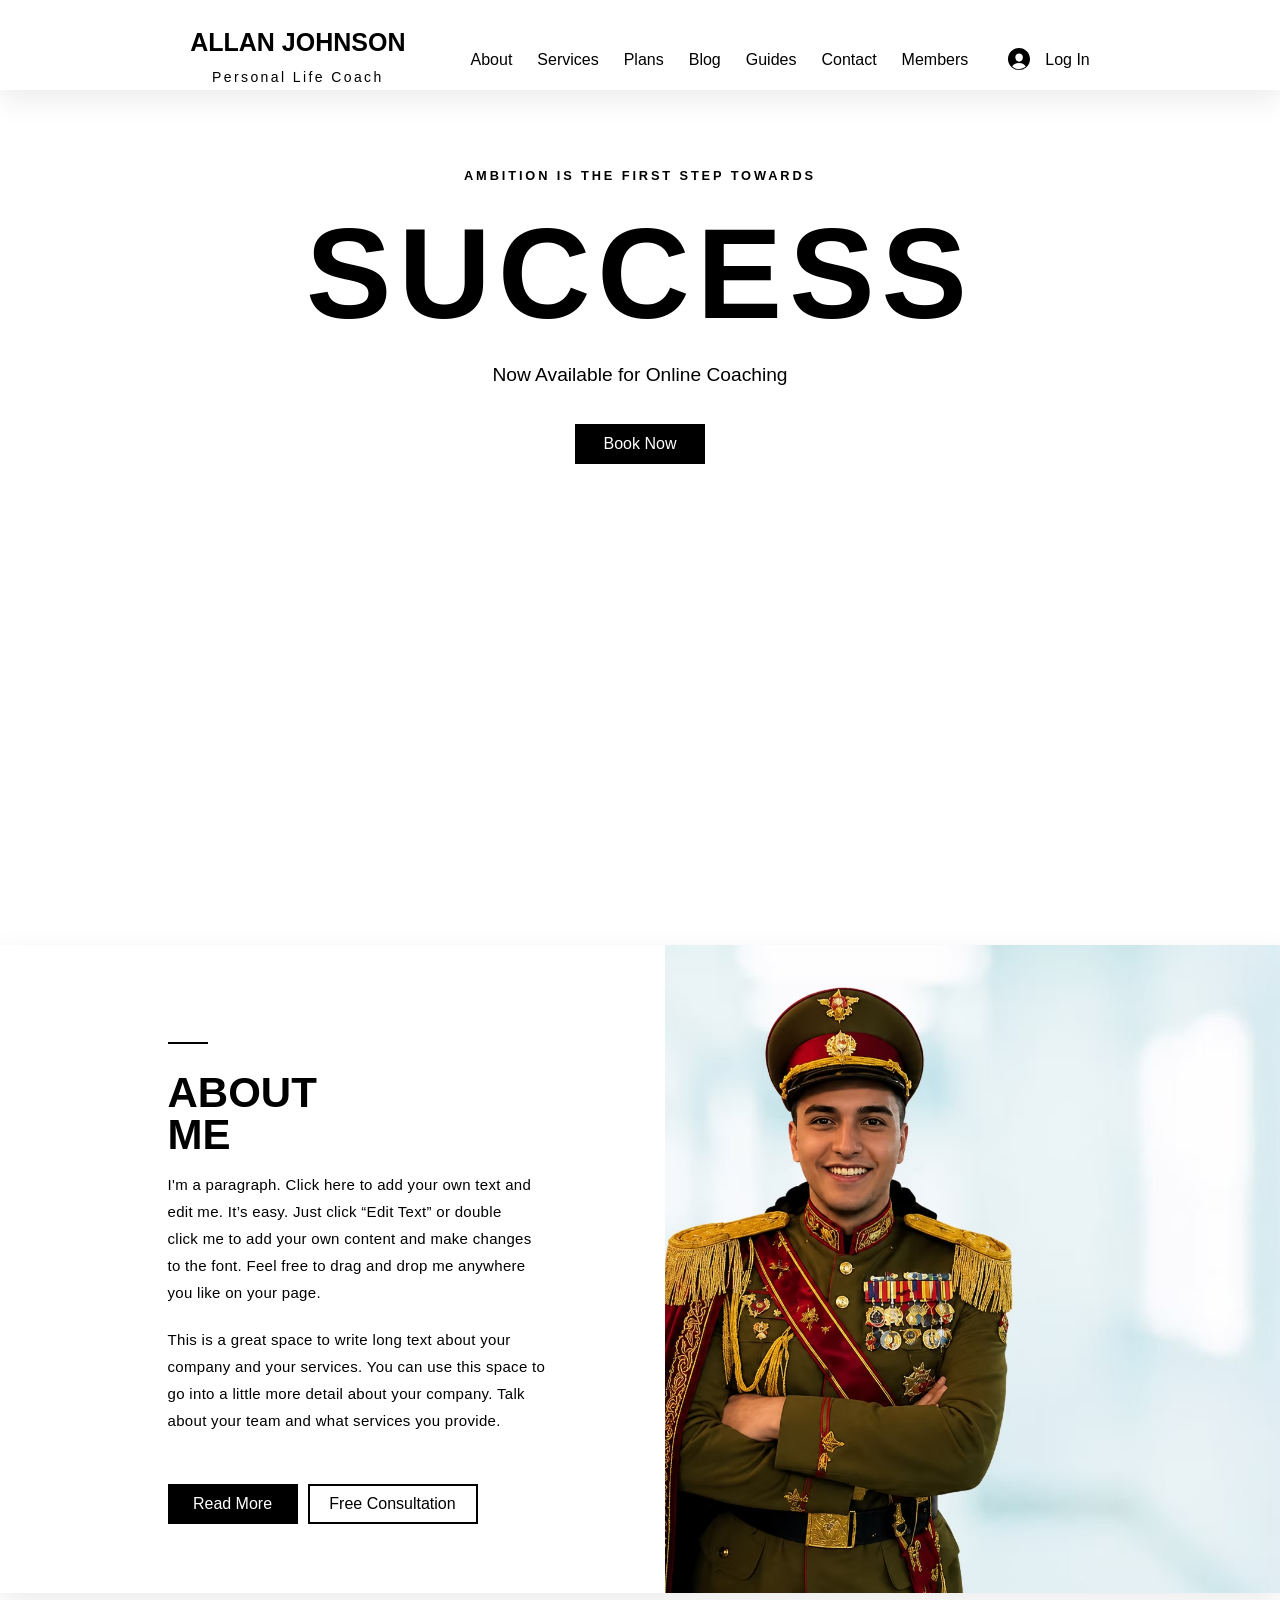
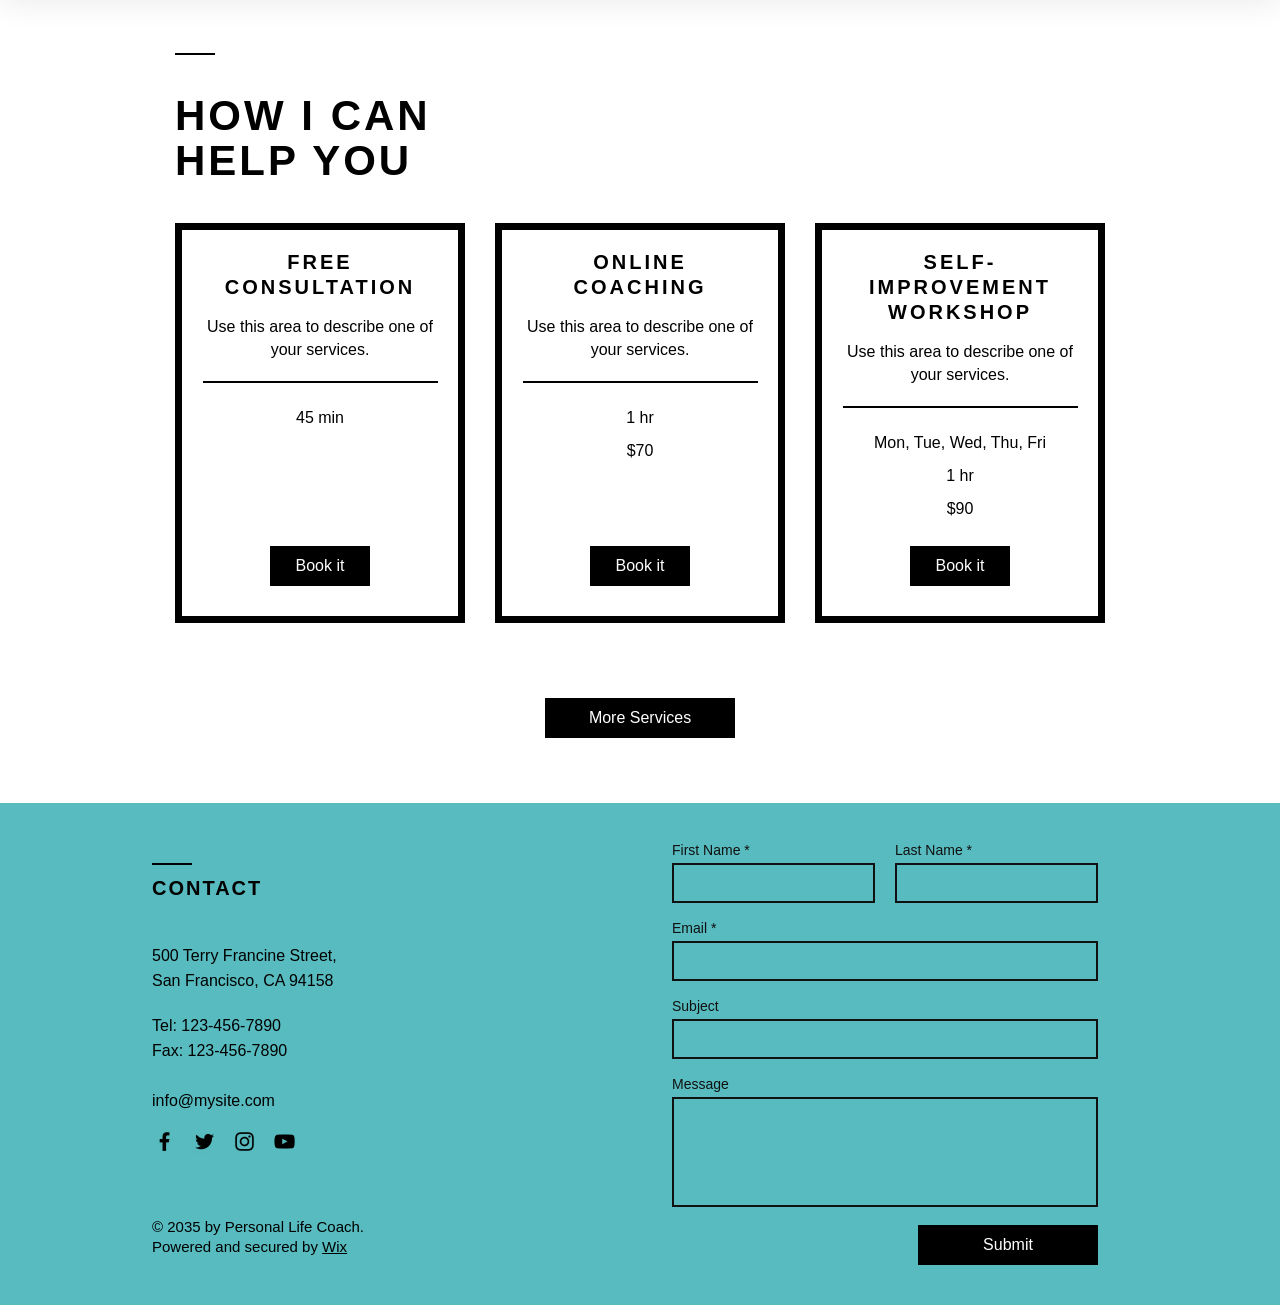
<file: index.html>
<!DOCTYPE html>
<html lang="en">

<head>
    <meta charset="UTF-8">
    <meta name="viewport" content="width=device-width, initial-scale=1.0">
    <title>Coaching Professional</title>
    <link rel="stylesheet" href="./css/reset.css">
    <link rel="stylesheet" href="./style.css">
</head>

<body>
    <header class="flex">
        <div class="flex logo">
            <h1><a class="logo-a" href="./index.html">ALLAN JOHNSON</a></h1>
            <span class="h1-desc"><a class="logo-a" href="./index.html">Personal Life Coach</a></span>
        </div>
        <div class="bgmenu-div">
            <span></span>
            <span></span>
            <span></span>
        </div>
        <nav class="flex">
            <div class="flex list">
                <ul class="flex nav-list">
                    <li><a class="nav-a" href="#">About</a></li>
                    <li><a class="nav-a" href="./pages/services.html">Services</a></li>
                    <li><a class="nav-a" href="./pages/plans.html">Plans</a></li>
                    <li><a class="nav-a" href="./pages/blogs.html">Blog</a></li>
                    <li><a class="nav-a" href="./pages/gudes.html">Guides</a></li>
                    <li><a class="nav-a" href="#">Contact</a></li>
                    <li><a class="nav-a" href="#">Members</a></li>
                </ul>
            </div>
            <div class="flex login-btn">
                <a href="#"><img src="./img/svgviewer-output.svg" alt="Loginicon"></a>
                <a class="nav-a" href="#">Log In</a>
            </div>
        </nav>
    </header>
    <main>
        <div class="video-bg">
            <video autoplay muted loop playsinline>
                <source src="./img/file.mp4" type="video/mp4">
            </video>
        </div>
        <section class="flex welcom-section">
            <p class="welcom-p">AMBITION IS THE FIRST STEP TOWARDS</p>
            <h2 class="welcom-h2">SUCCESS</h2>
            <p class="welcom-p-2">Now Available for Online Coaching</p>
            <a class="welcom-booknow-a btn btn-hover-white" href="./pages/services.html">Book Now</a>
        </section>
        <section class="abt-section flex">
            <div class="about-me flex">
                <div class="about-content">
                    <div class="line-box flex">
                        <span class="line"></span>
                    </div>
                    <h2 class="abt-me-h2">ABOUT ME</h2>
                    <p class="abt-me-p">
                        I'm a paragraph. Click here to add your own text and edit me. It’s easy. Just click “Edit Text”
                        or
                        double click me to add your own content and make changes to the font. Feel free to drag and drop
                        me
                        anywhere you like on your page.
                    </p>
                    <p class="abt-me-p-2">
                        This is a great space to write long text about your company and your services. You can use this
                        space to go into a little more detail about your company. Talk about your team and what services
                        you
                        provide.
                    </p>
                    <div class="a-div-abt flex">
                        <a class="btn btn-hover-white abt-me-a" href="./pages/readmore.html">Read More</a>
                        <a class="btn-bgw btn-hover-black abt-me-a-2" href="./pages/freeconsultation.html">Free
                            Consultation</a>
                    </div>
                </div>
            </div>
            <div class="abt-img flex">
                <img class="abt__img" src="./img/me.avif" alt="aboutmeimg Me">
            </div>
        </section>
        <section class="card-section flex">
            <div class="card-section-center flex">
                <div class="flex line-box-h2-wraper">
                    <div class="line-box card-lineb flex">
                        <span class="line"></span>
                    </div>
                    <div class="flex card-h2">
                        <h2>HOW I CAN HELP YOU</h2>
                    </div>
                </div>
                <div class="flex card-container">
                    <div class="flex card">
                        <h3><a class="for-bookit" href="#">FREE CONSULTATION</a></h3>
                        <p>Use this area to describe one of your services.</p>
                        <div class="line-box lb-for-card flex">
                            <span class="line"></span>
                        </div>
                        <p>45 min</p>
                        <div class="flex card-bookit">
                            <a class="btn card-bookit-a" href="#">Book it</a>
                        </div>
                    </div>
                    <div class="flex card">
                        <h3><a class="for-bookit" href="#">ONLINE COACHING</a></h3>
                        <p>Use this area to describe one of your services.</p>
                        <div class="line-box lb-for-card flex">
                            <span class="line"></span>
                        </div>
                        <p>1 hr</p>
                        <p>$70</p>
                        <div class="flex card-bookit">
                            <a class="btn card-bookit-a" href="#">Book it</a>
                        </div>
                    </div>
                    <div class="flex card">
                        <h3><a class="for-bookit" href="#">SELF-IMPROVEMENT WORKSHOP</a></h3>
                        <p>Use this area to describe one of your services.</p>
                        <div class="line-box lb-for-card flex">
                            <span class="line"></span>
                        </div>
                        <p>Mon, Tue, Wed, Thu, Fri</p>
                        <p>1 hr</p>
                        <p>$90</p>
                        <div class="flex card-bookit">
                            <a class="btn card-bookit-a" href="#">Book it</a>
                        </div>
                    </div>
                </div>
            </div>
            <div class="flex card-btn-box">
                <a class="btn btn-hover-white card-btn-ms" href="./pages/services.html">More Services</a>
            </div>
        </section>
    </main>
    <footer class="flex">
        <div class="flex contactus">
            <div class="line-box line-contact flex">
                <span class="line"></span>
            </div>
            <h2>CONTACT</h2>
            <p class="contact-p1">
                500 Terry Francine Street,
                San Francisco, CA 94158
            </p>
            <p class="contact-p2">
                Tel: 123-456-7890
                Fax: 123-456-7890
            </p>
            <p class="contact-p3">
                info@mysite.com
            </p>
            <ul class="flex socialplatfrom">
                <li><a href="https://www.facebook.com/watch/?v=442898693419478" target="_blank"><img src="./img/fb.avif"
                            alt="facebookicon"></a></li>
                <li><a href="https://x.com/MIT_CSAIL/status/1363172815315214336?lang=en" target="_blank"><img
                            src="./img/twiter.avif" alt="twittericon"></a></li>
                <li><a href="https://www.instagram.com/reel/DYepUgtohel/" target="_blank"><img src="./img/ig.avif"
                            alt="instagramicon"></a></li>
                <li><a href="https://www.youtube.com/watch?v=xvFZjo5PgG0" target="_blank"><img src="./img/yt.avif"
                            alt="youtubeicon"></a></li>
            </ul>
            <p class="contact-p4">© 2035 by Personal Life Coach. Powered and secured by
                <a class="footer-a-last" href="https://www.youtube.com/watch?v=oHg5SJYRHA0">
                    Wix
                </a>
            </p>
        </div>
        <form class="flex footer-form">
            <div class="footer-form-wrapper">
                <div class="flex footer-form-row">
                    <div class="flex footer-form-group">
                        <label class="footer-label" for="first-name">First Name *</label>
                        <input class="footer-input" type="text" id="first-name" name="first-name" required />
                    </div>
                    <div class="flex footer-form-group">
                        <label class="footer-label" for="last-name">Last Name *</label>
                        <input class="footer-input" type="text" id="last-name" name="last-name" required />
                    </div>
                </div>
                <div class="flex footer-form-group footer-form-group-full">
                    <label class="footer-label" for="email">Email *</label>
                    <input class="footer-input" type="email" id="email" name="email" required />
                </div>
                <div class="flex footer-form-group footer-form-group-full">
                    <label class="footer-label" for="subject">Subject</label>
                    <input class="footer-input" type="text" id="subject" name="subject" />
                </div>
                <div class="flex footer-form-group footer-form-group-full">
                    <label class="footer-label" for="message">Message</label>
                    <textarea class="footer-textarea" id="message" name="message"></textarea>
                </div>
                <div class="flex footer-submit-row">
                    <button class="btn btn-hover-white footer-form-btn" type="submit">Submit</button>
                </div>
            </div>
        </form>
    </footer>
</body>

</html>
</file>
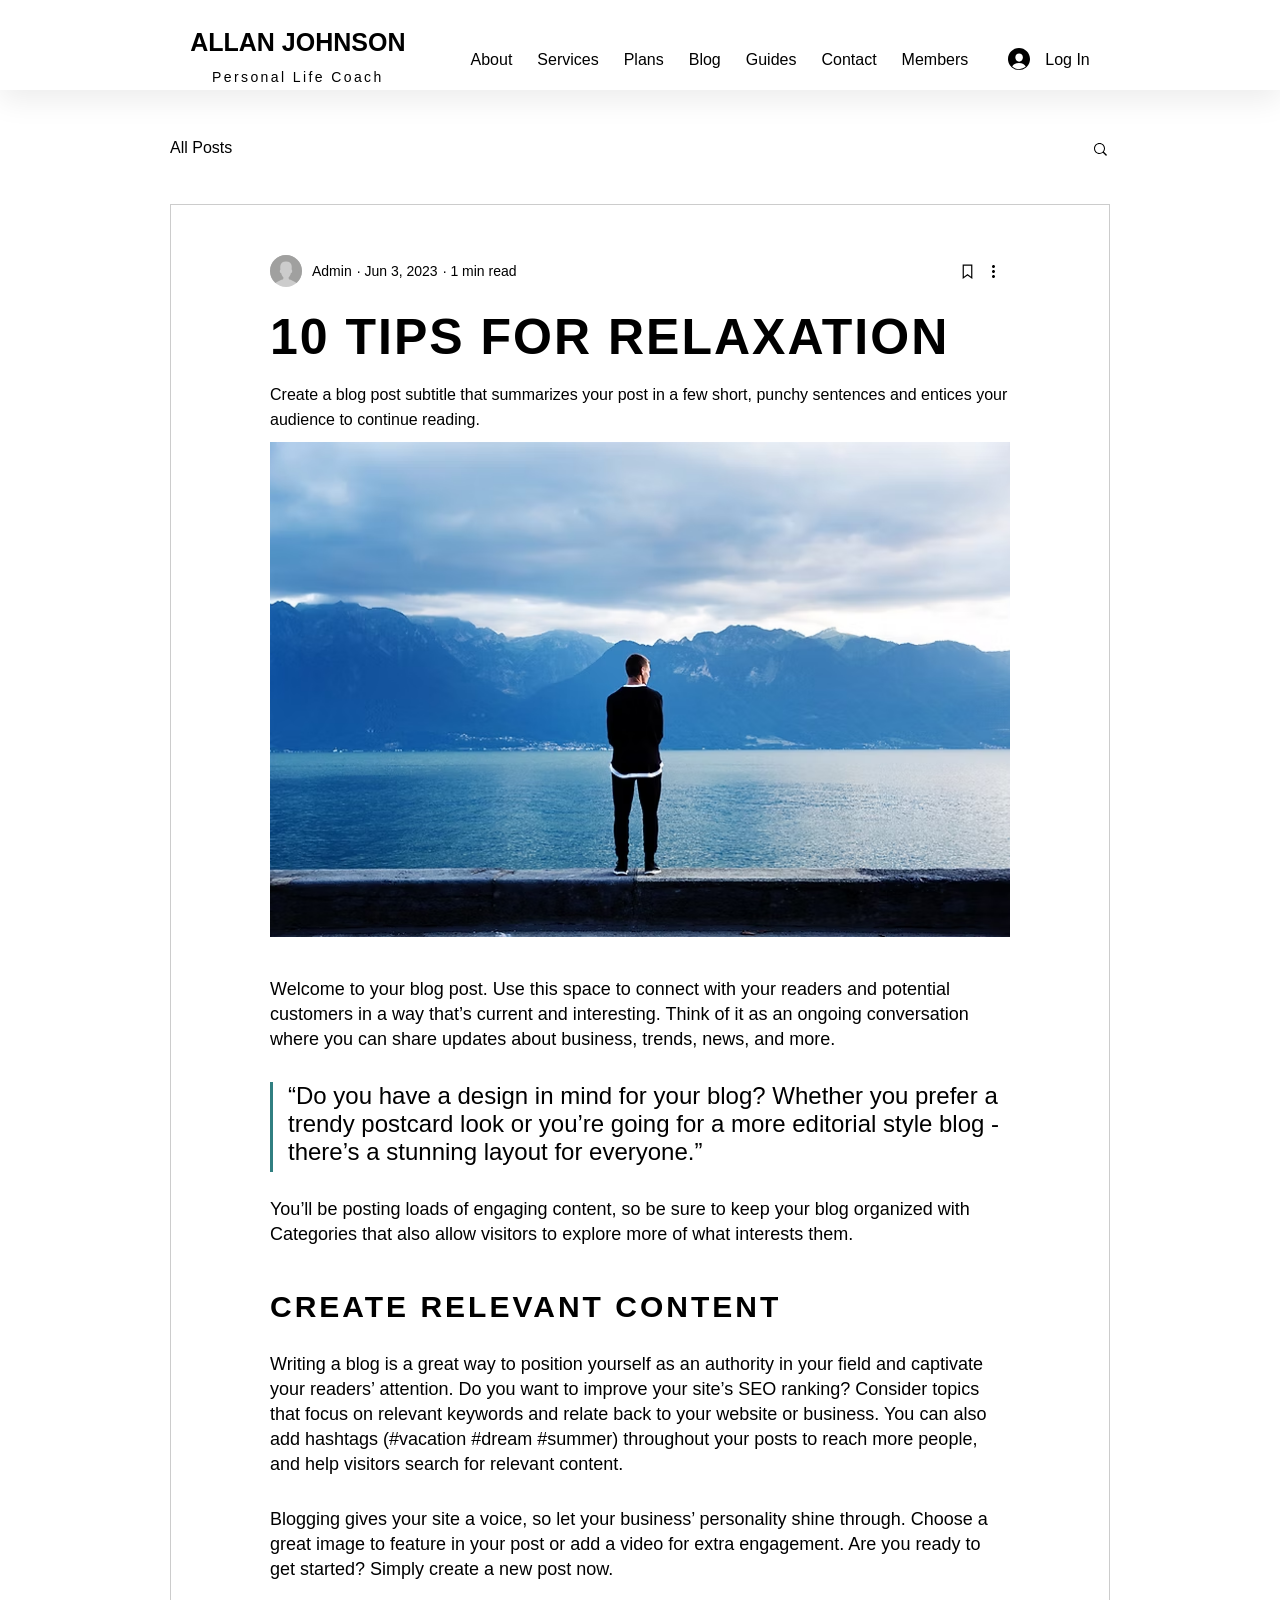
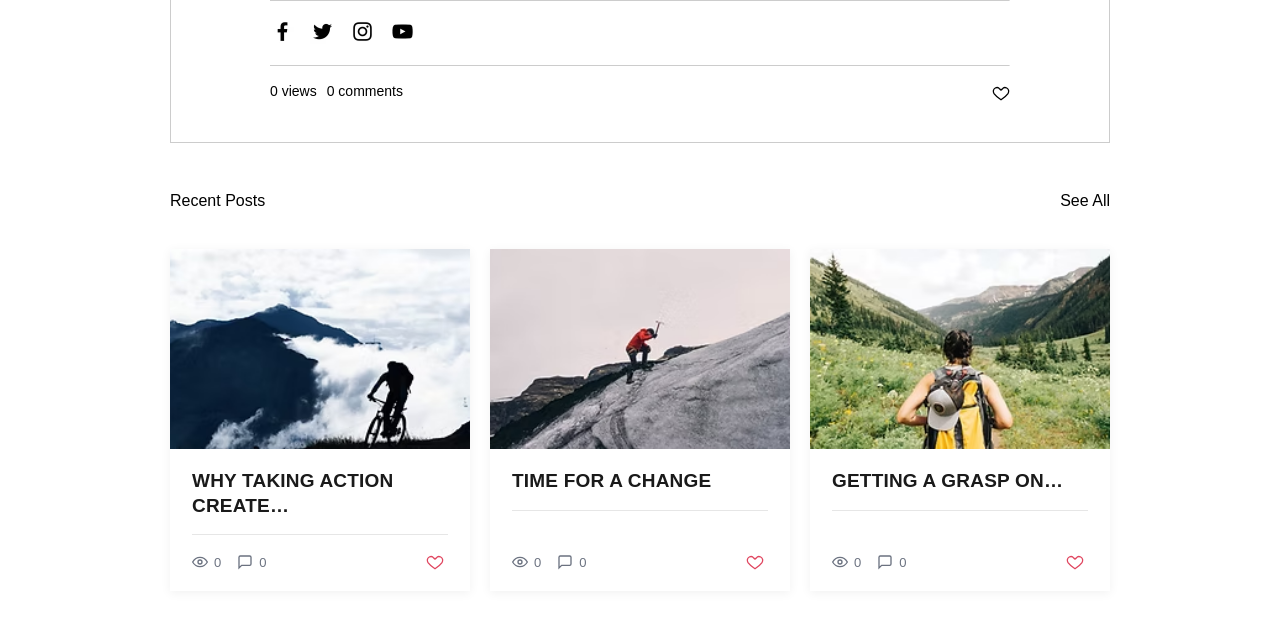
<file: pages/bloginside.html>
<!DOCTYPE html>
<html lang="en">

<head>
    <meta charset="UTF-8">
    <meta name="viewport" content="width=device-width, initial-scale=1.0">
    <title>Document</title>
    <link rel="stylesheet" href="../css/reset.css">
    <link rel="stylesheet" href="../scss/bloginside/blogeinside.css">
</head>

<body>
    <header class="flex">
        <div class="flex logo">
            <h1><a class="logo-a" href="../index.html">ALLAN JOHNSON</a></h1>
            <span class="h1-desc"><a class="logo-a" href="../index.html">Personal Life Coach</a></span>
        </div>
        <div class="bgmenu-div">
            <span></span>
            <span></span>
            <span></span>
        </div>
        <nav class="flex">
            <div class="flex list">
                <ul class="flex nav-list">
                    <li><a class="nav-a" href="#">About</a></li>
                    <li><a class="nav-a" href="../pages/services.html">Services</a></li>
                    <li><a class="nav-a" href="./plans.html">Plans</a></li>
                    <li><a class="nav-a" href="./blogs.html">Blog</a></li>
                    <li><a class="nav-a" href="./gudes.html">Guides</a></li>
                    <li><a class="nav-a" href="#">Contact</a></li>
                    <li><a class="nav-a" href="#">Members</a></li>
                </ul>
            </div>
            <div class="flex login-btn">
                <a href="#"><img src="../img/svgviewer-output.svg" alt="Loginicon"></a>
                <a class="nav-a" href="#">Log In</a>
            </div>
        </nav>
    </header>
    <main class="flex">
        <div class="wraper-allpost-icon flex">
            <div class="photo-menu flex">
                <a href="#">All Posts</a>
            </div>
            <div class="icon-box flex">
                <svg xmlns="http://www.w3.org/2000/svg" width="19" viewBox="0 0 19 19" aria-hidden="true"
                    class="jMrgc4 blog-desktop-header-search-icon-fill">
                    <path
                        d="M12.8617648,11.8617648 L15.8633394,14.8633394 C15.9414442,14.9414442 15.9414442,15.0680772 15.8633394,15.1461821 L15.1461821,15.8633394 C15.0680772,15.9414442 14.9414442,15.9414442 14.8633394,15.8633394 L11.8617648,12.8617648 C10.9329713,13.578444 9.76865182,14.0047607 8.50476074,14.0047607 C5.46719462,14.0047607 3.00476074,11.5423269 3.00476074,8.50476074 C3.00476074,5.46719462 5.46719462,3.00476074 8.50476074,3.00476074 C11.5423269,3.00476074 14.0047607,5.46719462 14.0047607,8.50476074 C14.0047607,9.76865182 13.578444,10.9329713 12.8617648,11.8617648 Z M8.5,13 C10.9852814,13 13,10.9852814 13,8.5 C13,6.01471863 10.9852814,4 8.5,4 C6.01471863,4 4,6.01471863 4,8.5 C4,10.9852814 6.01471863,13 8.5,13 Z">
                    </path>
                </svg>
            </div>
        </div>
        <div class="crad-container flex">
            <div class="blog-head flex">
                <div class="info flex">
                    <div class="profile-logo flex">
                        <svg width="32" height="32" viewBox="0 0 1000 1000" class="dDcMfv">
                            <circle cx="500" cy="500" r="500" fill="#cccccc"></circle>
                            <path fill="#a0a09f"
                                d="M830.8,874.927c-77.344-60.8-187.181-104.877-227.88-111.347-20.335-3.233-20.8-59.1-20.8-59.1s59.746-59.106,72.768-138.584c35.029,0,56.666-84.5,21.631-114.226C677.986,420.37,721.551,206,501,206S324.015,420.37,325.473,451.666c-35.033,29.729-13.4,114.226,21.632,114.226,13.021,79.478,72.77,138.584,72.77,138.584s-0.464,55.871-20.8,59.1c-40.883,6.5-151.537,50.943-228.934,112.176C65.84,784.12,0,649.751,0,500,0,223.858,223.858,0,500,0s500,223.858,500,500C1000,649.3,934.559,783.311,830.8,874.927ZM500,1000h0Z">
                            </path>
                        </svg>
                        <a class="a-admin" href="#">Admin</a>
                    </div>
                    <p class="p-profile"> · Jun 3, 2023</p>
                    <p class="p-profile"> · 1 min read</p>
                </div>
                <div class="action flex">
                    <div class="bookmark">
                        <input type="checkbox" id="bookmark-toggle-card2">
                        <label class="bookmark" for="bookmark-toggle-card2">
                            <svg viewBox="0 0 24 24" fill="none" stroke="currentColor" stroke-width="1.7">
                                <path d="M6 3h12v18l-6-4.5L6 21V3z" />
                            </svg>
                        </label>
                    </div>
                    <div class="three-dots">
                        <svg xmlns="http://www.w3.org/2000/svg" width="19" viewBox="0 0 19 19" aria-hidden="true">
                            <path
                                d="M2.44398805,5.99973295 C1.62345525,5.9690612 0.980075653,5.28418875 1.00047182,4.46312144 C1.02086799,3.64205413 1.69745853,2.98998831 2.51850166,3.0001164 C3.33954478,3.01024449 3.99985313,3.67880182 4,4.50012255 C3.98424812,5.34399206 3.28763905,6.0153508 2.44398805,5.99973295 L2.44398805,5.99973295 Z M2.44398805,10.9997329 C1.62345525,10.9690612 0.980075653,10.2841888 1.00047182,9.46312144 C1.02086799,8.64205413 1.69745853,7.98998831 2.51850166,8.0001164 C3.33954478,8.01024449 3.99985313,8.67880182 4,9.50012255 C3.98424812,10.3439921 3.28763905,11.0153508 2.44398805,10.9997329 L2.44398805,10.9997329 Z M2.44398805,15.9997329 C1.62345525,15.9690612 0.980075653,15.2841888 1.00047182,14.4631214 C1.02086799,13.6420541 1.69745853,12.9899883 2.51850166,13.0001164 C3.33954478,13.0102445 3.99985313,13.6788018 4,14.5001225 C3.98424812,15.3439921 3.28763905,16.0153508 2.44398805,15.9997329 L2.44398805,15.9997329 Z">
                            </path>
                        </svg>
                    </div>
                </div>
            </div>
            <h2 class="blog-name">10 TIPS FOR RELAXATION</h2>
            <p class="p-des-img">Create a blog post subtitle that summarizes your post in a few short, punchy sentences
                and entices your
                audience to continue reading.
            </p>
            <div class="blogimg"></div>
            <p class="p-des-text">Welcome to your blog post. Use this space to connect with your readers and potential
                customers in a way
                that’s current and interesting. Think of it as an ongoing conversation where you can share updates about
                business, trends, news, and more.
            </p>
            <div class="border-left">
                <p class="p-des-text-2">“Do you have a design in mind for your blog? Whether you prefer a trendy
                    postcard look or you’re
                    going for a more editorial style blog - there’s a stunning layout for everyone.”
                </p>
            </div>
            <p class="p-des-text-3">
                You’ll be posting loads of engaging content, so be sure to keep your blog organized with Categories that
                also allow visitors to explore more of what interests them.
            </p>
            <h3 class="desc-title-text">CREATE RELEVANT CONTENT</h3>
            <p class="desc-desc-text">
                Writing a blog is a great way to position yourself as an authority in your field and captivate your
                readers’ attention. Do you want to improve your site’s SEO ranking? Consider topics that focus on
                relevant keywords and relate back to your website or business. You can also add hashtags (#vacation
                #dream #summer) throughout your posts to reach more people, and help visitors search for relevant
                content.
            </p>
            <p class="desc-desc-text-2">
                Blogging gives your site a voice, so let your business’ personality shine through. Choose a great image
                to feature in your post or add a video for extra engagement. Are you ready to get started? Simply create
                a new post now.
            </p>
            <hr class="hr1">
            <div class="social-for-blog">
                <ul class="flex social-platfrom">
                    <li><a href="https://www.facebook.com/watch/?v=442898693419478" target="_blank"><img
                                src="../img/fb.avif" alt="facebookicon"></a></li>
                    <li><a href="https://x.com/MIT_CSAIL/status/1363172815315214336?lang=en" target="_blank"><img
                                src="../img/twiter.avif" alt="twittericon"></a></li>
                    <li><a href="https://www.instagram.com/reel/DYepUgtohel/" target="_blank"><img src="../img/ig.avif"
                                alt="instagramicon"></a></li>
                    <li><a href="https://www.youtube.com/watch?v=xvFZjo5PgG0" target="_blank"><img src="../img/yt.avif"
                                alt="youtubeicon"></a></li>
                </ul>
            </div>
            <hr class="hr1">
            <div class="blog-desc-footer flex">
                <div class="reactions flex">
                    <span>0 views</span>
                    <span>0 comments</span>
                </div>
                <div class="like">
                    <input type="checkbox" id="like-toggle-card2">
                    <label class="like" for="like-toggle-card2">
                        <svg viewBox="0 0 24 24">
                            <path
                                d="M12 21s-6.7-4.35-9.3-8.1C1 10.1 1.6 6.9 4.4 5.4c2.2-1.2 4.6-.5 6 1.3.5.6.9 1.3 1.6 1.3s1.1-.7 1.6-1.3c1.4-1.8 3.8-2.5 6-1.3 2.8 1.5 3.4 4.7 1.7 7.5C18.7 16.65 12 21 12 21z" />
                        </svg>
                    </label>
                </div>
            </div>
        </div>
        <div class="wraper-allpost-icon flex">
            <div class=" flex">
                <span>Recent Posts</span>
            </div>
            <div class="icon-box photo-menu flex">
                <a href="#">See All</a>
            </div>
        </div>
        <div class="blog-card-row flex">
            <article class="blog-card-item flex">
                <div class="card-img-blog-inside is-mountain-bike"></div>
                <div class="blog-card-body flex">
                    <h3 class="blog-card-title">Why Taking Action Create&hellip;</h3>
                    <hr class="blog-card-divider">
                    <div class="blog-card-footer flex">
                        <div class="blog-card-stats flex">
                            <span class="blog-card-stat flex">
                                <svg viewBox="0 0 24 24" stroke-width="2">
                                    <path d="M1 12s4-7 11-7 11 7 11 7-4 7-11 7-11-7-11-7z" />
                                    <circle cx="12" cy="12" r="3" />
                                </svg>0
                            </span>
                            <span class="blog-card-stat flex">
                                <svg viewBox="0 0 24 24" stroke-width="2">
                                    <path d="M21 15a2 2 0 0 1-2 2H7l-4 4V5a2 2 0 0 1 2-2h14a2 2 0 0 1 2 2z" />
                                </svg>0
                            </span>
                        </div>
                        <div class="like1 flex">
                            <input type="checkbox" id="like-toggle-card3">
                            <label class="like" for="like-toggle-card3">
                                <svg viewBox="0 0 24 24">
                                    <path
                                        d="M12 21s-6.7-4.35-9.3-8.1C1 10.1 1.6 6.9 4.4 5.4c2.2-1.2 4.6-.5 6 1.3.5.6.9 1.3 1.6 1.3s1.1-.7 1.6-1.3c1.4-1.8 3.8-2.5 6-1.3 2.8 1.5 3.4 4.7 1.7 7.5C18.7 16.65 12 21 12 21z" />
                                </svg>
                            </label>
                        </div>
                    </div>
                </div>
            </article>
            <article class="blog-card-item flex">
                <div class="card-img-blog-inside is-climbing"></div>
                <div class="blog-card-body flex">
                    <h3 class="blog-card-title">Time For A Change</h3>
                    <hr class="blog-card-divider">
                    <div class="blog-card-footer flex">
                        <div class="blog-card-stats flex">
                            <span class="blog-card-stat flex">
                                <svg viewBox="0 0 24 24" stroke-width="2">
                                    <path d="M1 12s4-7 11-7 11 7 11 7-4 7-11 7-11-7-11-7z" />
                                    <circle cx="12" cy="12" r="3" />
                                </svg>0
                            </span>
                            <span class="blog-card-stat flex">
                                <svg viewBox="0 0 24 24" stroke-width="2">
                                    <path d="M21 15a2 2 0 0 1-2 2H7l-4 4V5a2 2 0 0 1 2-2h14a2 2 0 0 1 2 2z" />
                                </svg>0
                            </span>
                        </div>
                        <div class="like2 flex">
                            <input type="checkbox" id="like-toggle-card4">
                            <label class="like" for="like-toggle-card4">
                                <svg viewBox="0 0 24 24">
                                    <path
                                        d="M12 21s-6.7-4.35-9.3-8.1C1 10.1 1.6 6.9 4.4 5.4c2.2-1.2 4.6-.5 6 1.3.5.6.9 1.3 1.6 1.3s1.1-.7 1.6-1.3c1.4-1.8 3.8-2.5 6-1.3 2.8 1.5 3.4 4.7 1.7 7.5C18.7 16.65 12 21 12 21z" />
                                </svg>
                            </label>
                        </div>
                    </div>
                </div>
            </article>
            <article class="blog-card-item flex">
                <div class="card-img-blog-inside is-hiking"></div>
                <div class="blog-card-body flex">
                    <h3 class="blog-card-title">Getting A Grasp On&hellip;</h3>
                    <hr class="blog-card-divider">
                    <div class="blog-card-footer flex">
                        <div class="blog-card-stats flex">
                            <span class="blog-card-stat flex">
                                <svg viewBox="0 0 24 24" stroke-width="2">
                                    <path d="M1 12s4-7 11-7 11 7 11 7-4 7-11 7-11-7-11-7z" />
                                    <circle cx="12" cy="12" r="3" />
                                </svg>0
                            </span>
                            <span class="blog-card-stat flex">
                                <svg viewBox="0 0 24 24" stroke-width="2">
                                    <path d="M21 15a2 2 0 0 1-2 2H7l-4 4V5a2 2 0 0 1 2-2h14a2 2 0 0 1 2 2z" />
                                </svg>0
                            </span>
                        </div>
                        <div class="like3 flex">
                            <input type="checkbox" id="like-toggle-card5">
                            <label class="like" for="like-toggle-card5">
                                <svg viewBox="0 0 24 24">
                                    <path
                                        d="M12 21s-6.7-4.35-9.3-8.1C1 10.1 1.6 6.9 4.4 5.4c2.2-1.2 4.6-.5 6 1.3.5.6.9 1.3 1.6 1.3s1.1-.7 1.6-1.3c1.4-1.8 3.8-2.5 6-1.3 2.8 1.5 3.4 4.7 1.7 7.5C18.7 16.65 12 21 12 21z" />
                                </svg>
                            </label>
                        </div>
                    </div>
                </div>
            </article>
        </div>
    </main>
    <!-- <footer class="flex">
        <div class="flex contactus">
            <div class="line-box line-contact flex">
                <span class="line"></span>
            </div>
            <h2>CONTACT</h2>
            <p class="contact-p1">
                500 Terry Francine Street,
                San Francisco, CA 94158
            </p>
            <p class="contact-p2">
                Tel: 123-456-7890
                Fax: 123-456-7890
            </p>
            <p class="contact-p3">
                info@mysite.com
            </p>
            <ul class="flex socialplatfrom">
                <li><a href="https://www.facebook.com/watch/?v=442898693419478" target="_blank"><img
                            src="../img/fb.avif" alt="facebookicon"></a></li>
                <li><a href="https://x.com/MIT_CSAIL/status/1363172815315214336?lang=en" target="_blank"><img
                            src="../img/twiter.avif" alt="twittericon"></a></li>
                <li><a href="https://www.instagram.com/reel/DYepUgtohel/" target="_blank"><img src="../img/ig.avif"
                            alt="instagramicon"></a></li>
                <li><a href="https://www.youtube.com/watch?v=xvFZjo5PgG0" target="_blank"><img src="../img/yt.avif"
                            alt="youtubeicon"></a></li>
            </ul>
            <p class="contact-p4">© 2035 by Personal Life Coach. Powered and secured by
                <a class="footer-a-last" href="https://www.youtube.com/watch?v=oHg5SJYRHA0">
                    Wix
                </a>
            </p>
        </div>
        <form class="flex footer-form">
            <div class="footer-form-wrapper">
                <div class="flex footer-form-row">
                    <div class="flex footer-form-group">
                        <label class="footer-label" for="first-name">First Name *</label>
                        <input class="footer-input" type="text" id="first-name" name="first-name" required />
                    </div>
                    <div class="flex footer-form-group">
                        <label class="footer-label" for="last-name">Last Name *</label>
                        <input class="footer-input" type="text" id="last-name" name="last-name" required />
                    </div>
                </div>
                <div class="flex footer-form-group footer-form-group-full">
                    <label class="footer-label" for="email">Email *</label>
                    <input class="footer-input" type="email" id="email" name="email" required />
                </div>
                <div class="flex footer-form-group footer-form-group-full">
                    <label class="footer-label" for="subject">Subject</label>
                    <input class="footer-input" type="text" id="subject" name="subject" />
                </div>
                <div class="flex footer-form-group footer-form-group-full">
                    <label class="footer-label" for="message">Message</label>
                    <textarea class="footer-textarea" id="message" name="message"></textarea>
                </div>
                <div class="flex footer-submit-row">
                    <button class="btn btn-hover-white footer-form-btn" type="submit">Submit</button>
                </div>
            </div>
        </form>
    </footer> -->
</body>

</html>
</file>
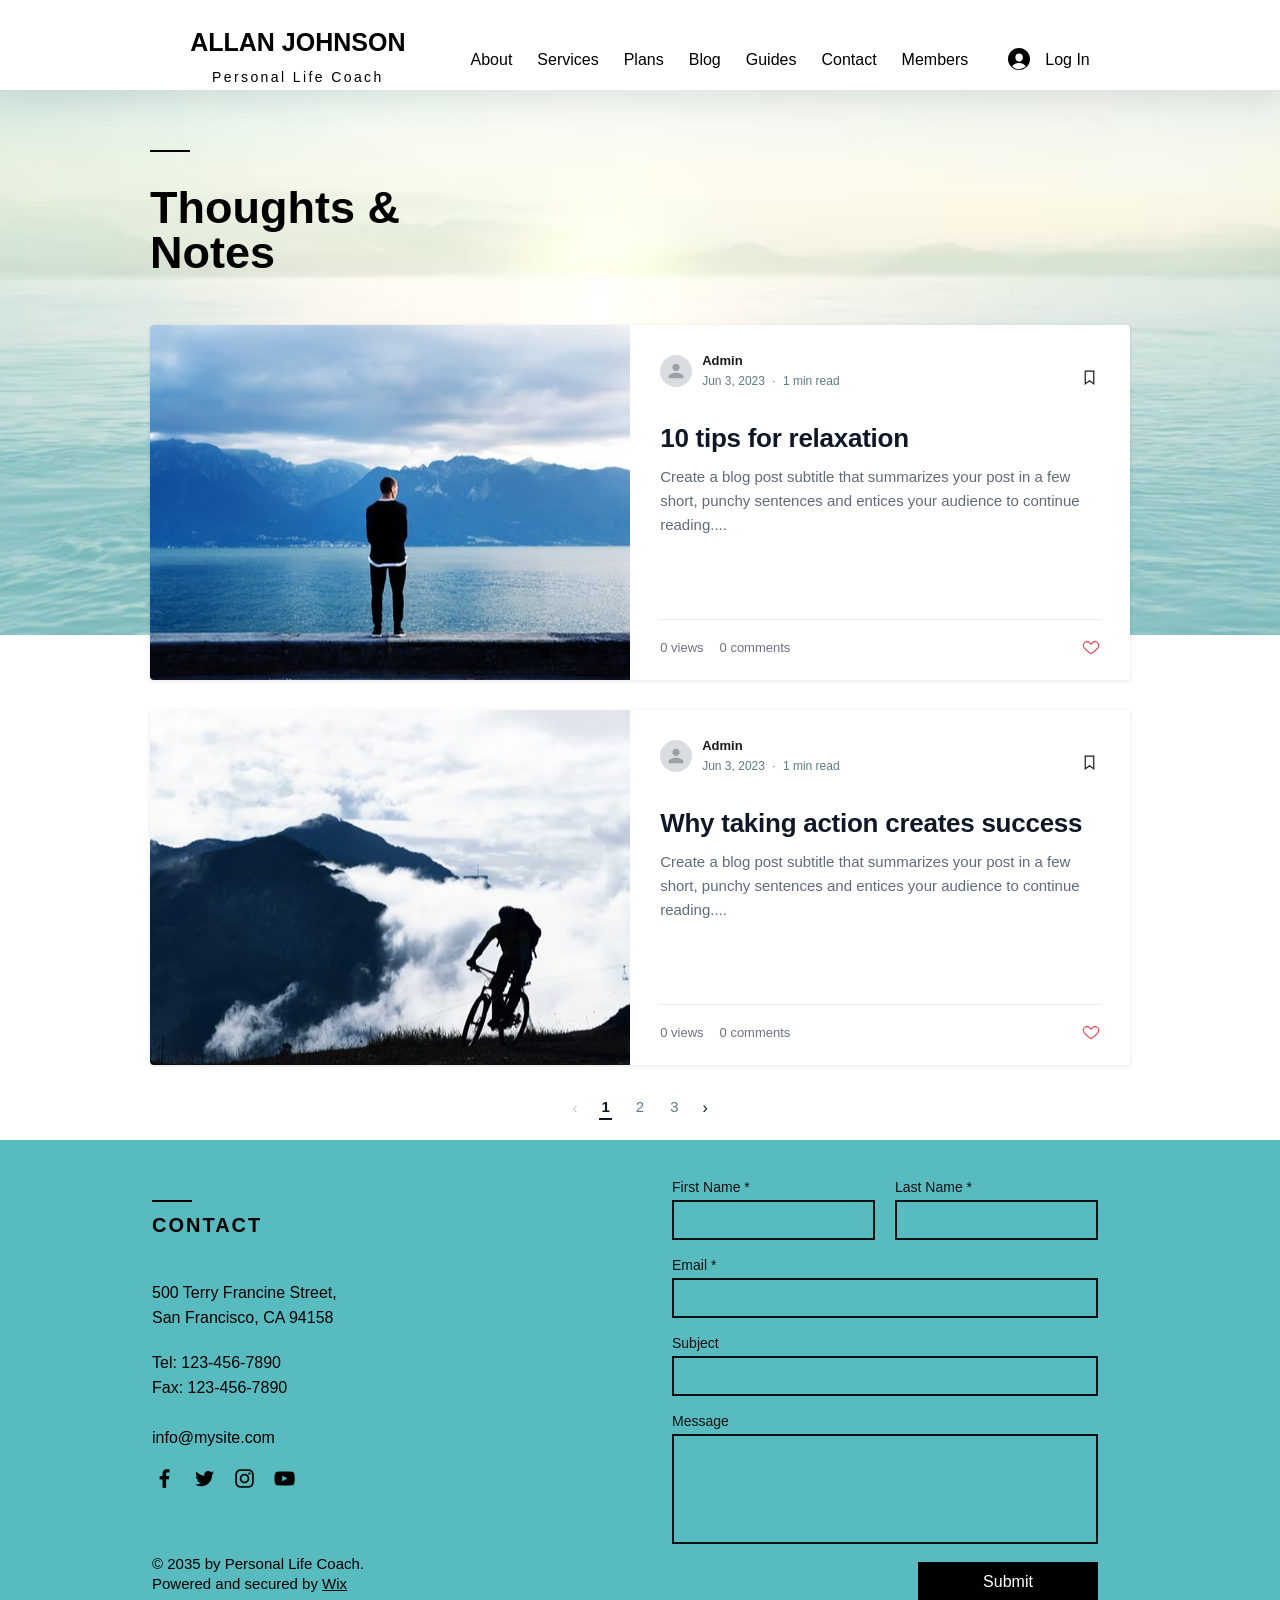
<file: pages/blogs.html>
<!DOCTYPE html>
<html lang="en">

<head>
    <meta charset="UTF-8">
    <meta name="viewport" content="width=device-width, initial-scale=1.0">
    <title>Coaching Professional</title>
    <link rel="stylesheet" href="../css/reset.css">
    <link rel="stylesheet" href="../scss/blogs/blogs.css">
</head>

<body>
    <header class="flex">
        <div class="flex logo">
            <h1><a class="logo-a" href="../index.html">ALLAN JOHNSON</a></h1>
            <span class="h1-desc"><a class="logo-a" href="../index.html">Personal Life Coach</a></span>
        </div>
        <div class="bgmenu-div">
            <span></span>
            <span></span>
            <span></span>
        </div>
        <nav class="flex">
            <div class="flex list">
                <ul class="flex nav-list">
                    <li><a class="nav-a" href="#">About</a></li>
                    <li><a class="nav-a" href="../pages/services.html">Services</a></li>
                    <li><a class="nav-a" href="./plans.html">Plans</a></li>
                    <li><a class="nav-a" href="./blogs.html">Blog</a></li>
                    <li><a class="nav-a" href="./gudes.html">Guides</a></li>
                    <li><a class="nav-a" href="#">Contact</a></li>
                    <li><a class="nav-a" href="#">Members</a></li>
                </ul>
            </div>
            <div class="flex login-btn">
                <a href="#"><img src="../img/svgviewer-output.svg" alt="Loginicon"></a>
                <a class="nav-a" href="#">Log In</a>
            </div>
        </nav>
    </header>
    <main class="flex">
        <div class="for-center">
            <section class="mob-bg">
                <div class="line-box lb-blog flex">
                    <span class="line"></span>
                </div>
                <h2 class="main-h2">Thoughts &amp; Notes</h2>
            </section>
            <div class="card-container flex">
                <div class="card">
                    <a href="./bloginside.html" class="card-img-link" aria-label="Read post"></a>
                    <div class="card-body">
                        <div class="meta-row">
                            <div class="author">
                                <div class="avatar">
                                    <svg viewBox="0 0 24 24" fill="currentColor">
                                        <path
                                            d="M12 12c2.7 0 4.9-2.2 4.9-4.9S14.7 2.2 12 2.2 7.1 4.4 7.1 7.1 9.3 12 12 12zm0 2.2c-3.3 0-9.8 1.6-9.8 4.9v2.7h19.6v-2.7c0-3.3-6.5-4.9-9.8-4.9z" />
                                    </svg>
                                </div>
                                <div class="author-info">
                                    <span class="author-name">Admin</span>
                                    <span class="sub-meta">Jun 3, 2023 <span class="dot">·</span> 1 min read</span>
                                </div>
                            </div>
                            <div class="bookmark">
                                <input type="checkbox" id="bookmark-toggle">
                                <label class="bookmark" for="bookmark-toggle">
                                    <svg viewBox="0 0 24 24" fill="none" stroke="currentColor" stroke-width="1.7">
                                        <path d="M6 3h12v18l-6-4.5L6 21V3z" />
                                    </svg>
                                </label>
                            </div>
                        </div>
                        <a href="./bloginside.html">
                            <h2 class="title">10 tips for relaxation</h2>
                        </a>
                        <a href="./bloginside.html" class="desc-link">
                            Create a blog post subtitle that summarizes your post in a few short, punchy sentences and
                            entices your audience to continue reading....
                        </a>
                        <div class="footer-row">
                            <div class="stats">
                                <span>0 views</span>
                                <span>0 comments</span>
                            </div>
                            <div class="like">
                                <input type="checkbox" id="like-toggle">
                                <label class="like" for="like-toggle">
                                    <svg viewBox="0 0 24 24">
                                        <path
                                            d="M12 21s-6.7-4.35-9.3-8.1C1 10.1 1.6 6.9 4.4 5.4c2.2-1.2 4.6-.5 6 1.3.5.6.9 1.3 1.6 1.3s1.1-.7 1.6-1.3c1.4-1.8 3.8-2.5 6-1.3 2.8 1.5 3.4 4.7 1.7 7.5C18.7 16.65 12 21 12 21z" />
                                    </svg>
                                </label>
                            </div>
                        </div>
                    </div>
                </div>
                <div class="card">
                    <a href="#" class="card-img-link cardimg2" aria-label="Read post"></a>
                    <div class="card-body">
                        <div class="meta-row">
                            <div class="author">
                                <div class="avatar">
                                    <svg viewBox="0 0 24 24" fill="currentColor">
                                        <path
                                            d="M12 12c2.7 0 4.9-2.2 4.9-4.9S14.7 2.2 12 2.2 7.1 4.4 7.1 7.1 9.3 12 12 12zm0 2.2c-3.3 0-9.8 1.6-9.8 4.9v2.7h19.6v-2.7c0-3.3-6.5-4.9-9.8-4.9z" />
                                    </svg>
                                </div>
                                <div class="author-info">
                                    <span class="author-name">Admin</span>
                                    <span class="sub-meta">Jun 3, 2023 <span class="dot">·</span> 1 min read</span>
                                </div>
                            </div>
                            <div class="bookmark">
                                <input type="checkbox" id="bookmark-toggle-card2">
                                <label class="bookmark" for="bookmark-toggle-card2">
                                    <svg viewBox="0 0 24 24" fill="none" stroke="currentColor" stroke-width="1.7">
                                        <path d="M6 3h12v18l-6-4.5L6 21V3z" />
                                    </svg>
                                </label>
                            </div>
                        </div>
                        <a href="#">
                            <h2 class="title">Why taking action creates success</h2>
                        </a>
                        <a href="#" class="desc-link">
                            Create a blog post subtitle that summarizes your post in a few short, punchy sentences and
                            entices your audience to continue reading....
                        </a>
                        <div class="footer-row">
                            <div class="stats">
                                <span>0 views</span>
                                <span>0 comments</span>
                            </div>
                            <div class="like">
                                <input type="checkbox" id="like-toggle-card2">
                                <label class="like" for="like-toggle-card2">
                                    <svg viewBox="0 0 24 24">
                                        <path
                                            d="M12 21s-6.7-4.35-9.3-8.1C1 10.1 1.6 6.9 4.4 5.4c2.2-1.2 4.6-.5 6 1.3.5.6.9 1.3 1.6 1.3s1.1-.7 1.6-1.3c1.4-1.8 3.8-2.5 6-1.3 2.8 1.5 3.4 4.7 1.7 7.5C18.7 16.65 12 21 12 21z" />
                                    </svg>
                                </label>
                            </div>
                        </div>
                    </div>
                </div>
                <div class="page-nav">
                    <nav class="pagination" aria-label="Pagination">
                        <a href="#" class="arrow disabled" aria-label="Previous page">&#8249;</a>
                        <a href="#" class="page-num active">1</a>
                        <a href="#" class="page-num">2</a>
                        <a href="#" class="page-num">3</a>
                        <a href="#" class="arrow" aria-label="Next page">&#8250;</a>
                    </nav>
                </div>
            </div>
        </div>
        <div class="white-bg"></div>
    </main>
    <footer class="flex">
        <div class="flex contactus">
            <div class="line-box line-contact flex">
                <span class="line"></span>
            </div>
            <h2>CONTACT</h2>
            <p class="contact-p1">
                500 Terry Francine Street,
                San Francisco, CA 94158
            </p>
            <p class="contact-p2">
                Tel: 123-456-7890
                Fax: 123-456-7890
            </p>
            <p class="contact-p3">
                info@mysite.com
            </p>
            <ul class="flex socialplatfrom">
                <li><a href="https://www.facebook.com/watch/?v=442898693419478" target="_blank"><img
                            src="../img/fb.avif" alt="facebookicon"></a></li>
                <li><a href="https://x.com/MIT_CSAIL/status/1363172815315214336?lang=en" target="_blank"><img
                            src="../img/twiter.avif" alt="twittericon"></a></li>
                <li><a href="https://www.instagram.com/reel/DYepUgtohel/" target="_blank"><img src="../img/ig.avif"
                            alt="instagramicon"></a></li>
                <li><a href="https://www.youtube.com/watch?v=xvFZjo5PgG0" target="_blank"><img src="../img/yt.avif"
                            alt="youtubeicon"></a></li>
            </ul>
            <p class="contact-p4">© 2035 by Personal Life Coach. Powered and secured by
                <a class="footer-a-last" href="https://www.youtube.com/watch?v=oHg5SJYRHA0">
                    Wix
                </a>
            </p>
        </div>
        <form class="flex footer-form">
            <div class="footer-form-wrapper">
                <div class="flex footer-form-row">
                    <div class="flex footer-form-group">
                        <label class="footer-label" for="first-name">First Name *</label>
                        <input class="footer-input" type="text" id="first-name" name="first-name" required />
                    </div>
                    <div class="flex footer-form-group">
                        <label class="footer-label" for="last-name">Last Name *</label>
                        <input class="footer-input" type="text" id="last-name" name="last-name" required />
                    </div>
                </div>
                <div class="flex footer-form-group footer-form-group-full">
                    <label class="footer-label" for="email">Email *</label>
                    <input class="footer-input" type="email" id="email" name="email" required />
                </div>
                <div class="flex footer-form-group footer-form-group-full">
                    <label class="footer-label" for="subject">Subject</label>
                    <input class="footer-input" type="text" id="subject" name="subject" />
                </div>
                <div class="flex footer-form-group footer-form-group-full">
                    <label class="footer-label" for="message">Message</label>
                    <textarea class="footer-textarea" id="message" name="message"></textarea>
                </div>
                <div class="flex footer-submit-row">
                    <button class="btn btn-hover-white footer-form-btn" type="submit">Submit</button>
                </div>
            </div>
        </form>
    </footer>
</body>

</html>
</file>
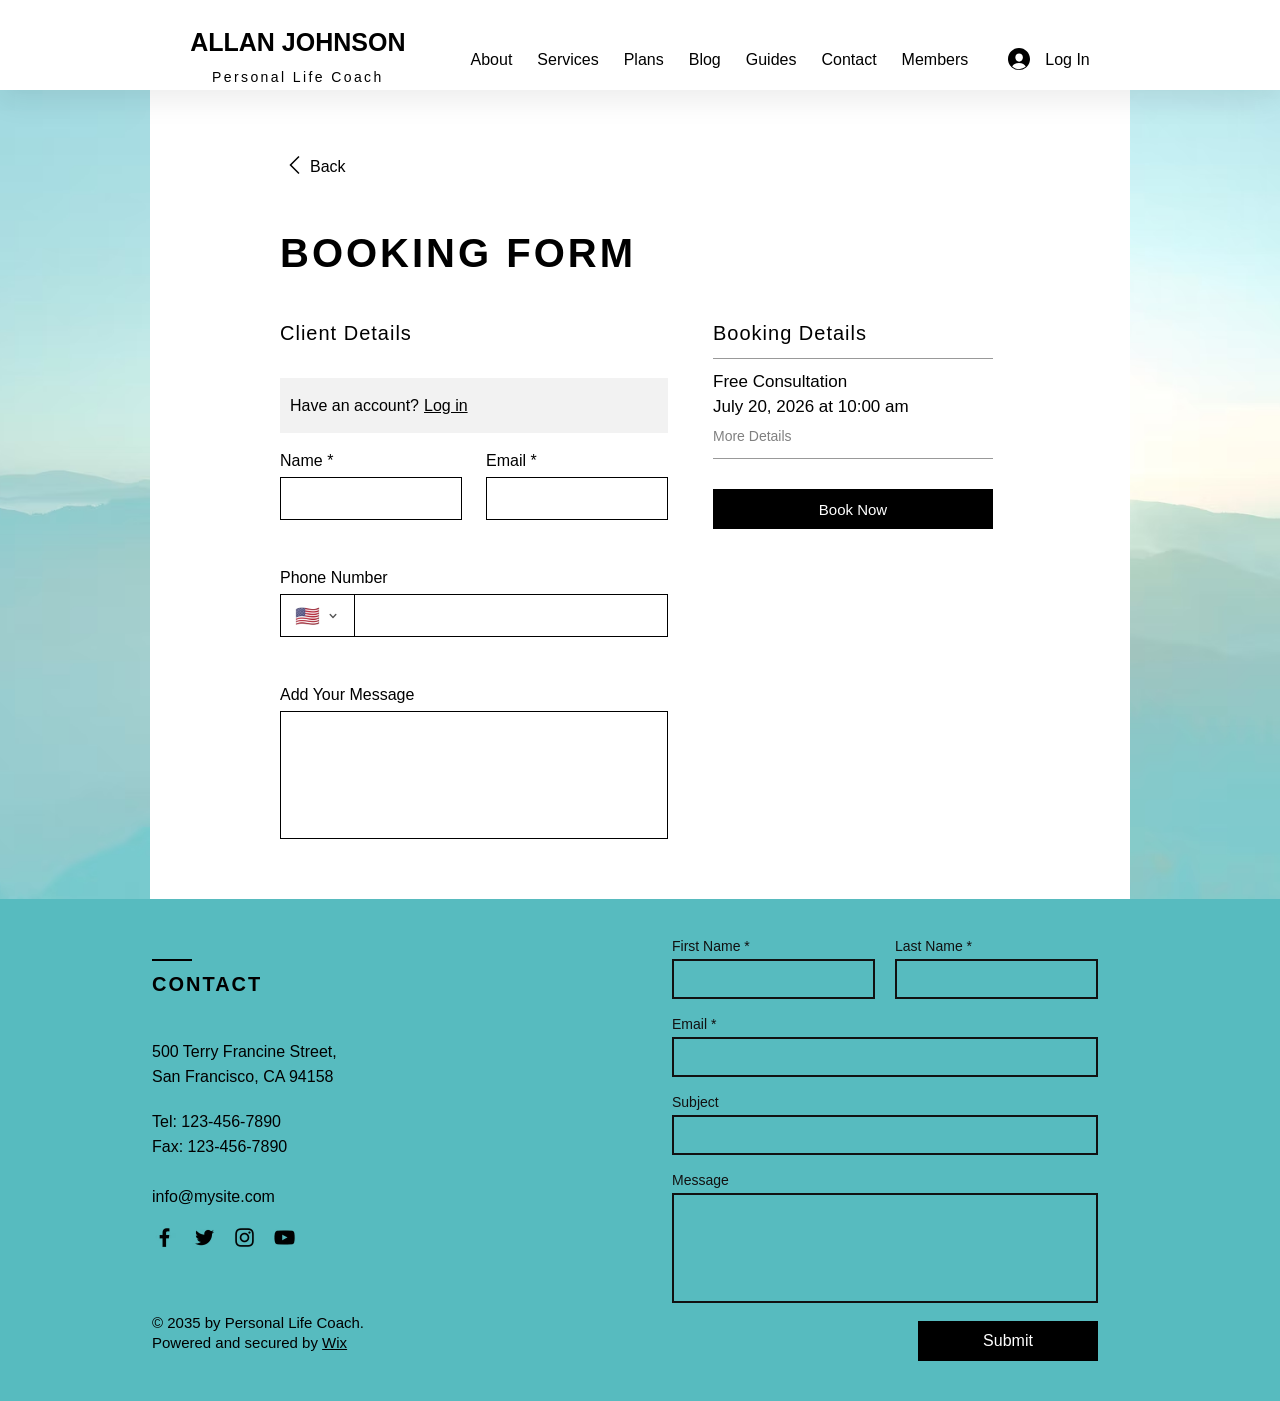
<file: pages/bookingform.html>
<!DOCTYPE html>
<html lang="en">

<head>
    <meta charset="UTF-8">
    <meta name="viewport" content="width=device-width, initial-scale=1.0">
    <title>Document</title>
    <link rel="stylesheet" href="../css/reset.css">
    <link rel="stylesheet" href="../scss/bookingform/bookingform.css">
</head>

<body>
    <header class="flex">
        <div class="flex logo">
            <h1><a class="logo-a" href="../index.html">ALLAN JOHNSON</a></h1>
            <span class="h1-desc"><a class="logo-a" href="../index.html">Personal Life Coach</a></span>
        </div>
        <div class="bgmenu-div">
            <span></span>
            <span></span>
            <span></span>
        </div>
        <nav class="flex">
            <div class="flex list">
                <ul class="flex nav-list">
                    <li><a class="nav-a" href="#">About</a></li>
                    <li><a class="nav-a" href="../pages/services.html">Services</a></li>
                    <li><a class="nav-a" href="./plans.html">Plans</a></li>
                    <li><a class="nav-a" href="./blogs.html">Blog</a></li>
                    <li><a class="nav-a" href="./gudes.html">Guides</a></li>
                    <li><a class="nav-a" href="#">Contact</a></li>
                    <li><a class="nav-a" href="#">Members</a></li>
                </ul>
            </div>
            <div class="flex login-btn">
                <a href="#"><img src="../img/svgviewer-output.svg" alt="Loginicon"></a>
                <a class="nav-a" href="#">Log In</a>
            </div>
        </nav>
    </header>
    <main class="flex">
        <section class="flex">
            <div class="back-button">
                <a class="a-back" href="./freeconsultation.html">
                    <svg class="icon" viewBox="0 0 20 20" fill="currentColor" width="30" height="30" aria-hidden="true">
                        <path
                            d="M12.2929466,3.99983983 L13.0000534,4.70694661 L7.7015668,10.0028398 L13,15.293 L12.2928932,16.0001068 L6.2895668,10.0061485 L6.2925668,10.0028398 L6.29036026,10 L12.2929466,3.99983983 Z"
                            fill-rule="evenodd"></path>
                    </svg>
                </a>
                <a class="a-back" href="./freeconsultation.html"><span class="word">Back</span></a>
            </div>
            <h2 class="main-h2">BOOKING FORM</h2>
            <div class="form-bookdet-wraper flex">
                <div class="book-form flex">
                    <div class="clinet">
                        <span class="client-span">Client Details</span>
                    </div>
                    <div class="flex gray-box">
                        <p>Have an account?</p>
                        <a class="login-a" href="#">Log in</a>
                    </div>
                    <form id="bookformid" action="/submit" class="contact-form flex">
                        <div class="form-row flex">
                            <div class="form-group flex">
                                <label for="name">Name <span class="required">*</span></label>
                                <input required type="text" id="name" name="name" />
                            </div>
                            <div class="form-group flex">
                                <label for="email">Email <span class="required">*</span></label>
                                <input required type="email" id="email" name="email" />
                            </div>
                        </div>
                        <div class="form-group flex phone-group">
                            <label>Phone Number</label>
                            <div class="phone-input flex">
                                <div class="country-select flex" id="countrySelect">
                                    <span class="flag" id="selectedFlag">🇺🇸</span>
                                    <svg class="chevron" viewBox="0 0 20 20" fill="currentColor" width="14" height="14">
                                        <path
                                            d="M5.293 7.293a1 1 0 011.414 0L10 10.586l3.293-3.293a1 1 0 111.414 1.414l-4 4a1 1 0 01-1.414 0l-4-4a1 1 0 010-1.414z" />
                                    </svg>
                                </div>
                                <input required type="tel" id="phone" name="phone" placeholder="" />
                                <div class="country-dropdown flex" id="countryDropdown">
                                    <div class="search-box flex">
                                        <svg class="search-icon" viewBox="0 0 20 20" fill="currentColor" width="16"
                                            height="16">
                                            <path fill-rule="evenodd"
                                                d="M9 3.5a5.5 5.5 0 100 11 5.5 5.5 0 000-11zM2 9a7 7 0 1112.452 4.391l3.328 3.329a.75.75 0 11-1.06 1.06l-3.329-3.328A7 7 0 012 9z"
                                                clip-rule="evenodd" />
                                        </svg>
                                        <input type="text" id="countrySearch" placeholder="Search" />
                                    </div>
                                    <div class="country-list flex" id="countryList"></div>
                                </div>
                            </div>
                        </div>
                        <div class="form-group flex">
                            <label for="message">Add Your Message</label>
                            <textarea id="message" name="message" rows="6"></textarea>
                        </div>
                    </form>
                </div>
                <div class="book-details flex">
                    <div class="bk-div flex">
                        <p>Booking Details</p>
                    </div>
                    <div class="frecons">
                        <p>Free Consultation</p>
                        <p>July 20, 2026 at 10:00 am</p>
                    </div>
                    <div class="mrdt-div flex">
                        <p>More Details</p>
                    </div>
                    <div class="book-button flex">
                        <button type="submit" form="bookformid" class="book-button-btn btn btn-hover-white">Book
                            Now</button>
                    </div>
                </div>
            </div>
        </section>
    </main>
    <footer class="flex">
        <div class="flex contactus">
            <div class="line-box line-contact flex">
                <span class="line"></span>
            </div>
            <h2>CONTACT</h2>
            <p class="contact-p1">
                500 Terry Francine Street,
                San Francisco, CA 94158
            </p>
            <p class="contact-p2">
                Tel: 123-456-7890
                Fax: 123-456-7890
            </p>
            <p class="contact-p3">
                info@mysite.com
            </p>
            <ul class="flex socialplatfrom">
                <li><a href="https://www.facebook.com/watch/?v=442898693419478" target="_blank"><img
                            src="../img/fb.avif" alt="facebookicon"></a></li>
                <li><a href="https://x.com/MIT_CSAIL/status/1363172815315214336?lang=en" target="_blank"><img
                            src="../img/twiter.avif" alt="twittericon"></a></li>
                <li><a href="https://www.instagram.com/reel/DYepUgtohel/" target="_blank"><img src="../img/ig.avif"
                            alt="instagramicon"></a></li>
                <li><a href="https://www.youtube.com/watch?v=xvFZjo5PgG0" target="_blank"><img src="../img/yt.avif"
                            alt="youtubeicon"></a></li>
            </ul>
            <p class="contact-p4">© 2035 by Personal Life Coach. Powered and secured by
                <a class="footer-a-last" href="https://www.youtube.com/watch?v=oHg5SJYRHA0">
                    Wix
                </a>
            </p>
        </div>
        <form class="flex footer-form">
            <div class="footer-form-wrapper">
                <div class="flex footer-form-row">
                    <div class="flex footer-form-group">
                        <label class="footer-label" for="first-name">First Name *</label>
                        <input class="footer-input" type="text" id="first-name" name="first-name" required />
                    </div>
                    <div class="flex footer-form-group">
                        <label class="footer-label" for="last-name">Last Name *</label>
                        <input class="footer-input" type="text" id="last-name" name="last-name" required />
                    </div>
                </div>
                <div class="flex footer-form-group footer-form-group-full">
                    <label class="footer-label" for="email">Email *</label>
                    <input class="footer-input" type="email" id="email" name="email" required />
                </div>
                <div class="flex footer-form-group footer-form-group-full">
                    <label class="footer-label" for="subject">Subject</label>
                    <input class="footer-input" type="text" id="subject" name="subject" />
                </div>
                <div class="flex footer-form-group footer-form-group-full">
                    <label class="footer-label" for="message">Message</label>
                    <textarea class="footer-textarea" id="message" name="message"></textarea>
                </div>
                <div class="flex footer-submit-row">
                    <button class="btn btn-hover-white footer-form-btn" type="submit">Submit</button>
                </div>
            </div>
        </form>
    </footer>
    <script src="../scss/bookingform/script2.js"></script>
</body>

</html>
</file>
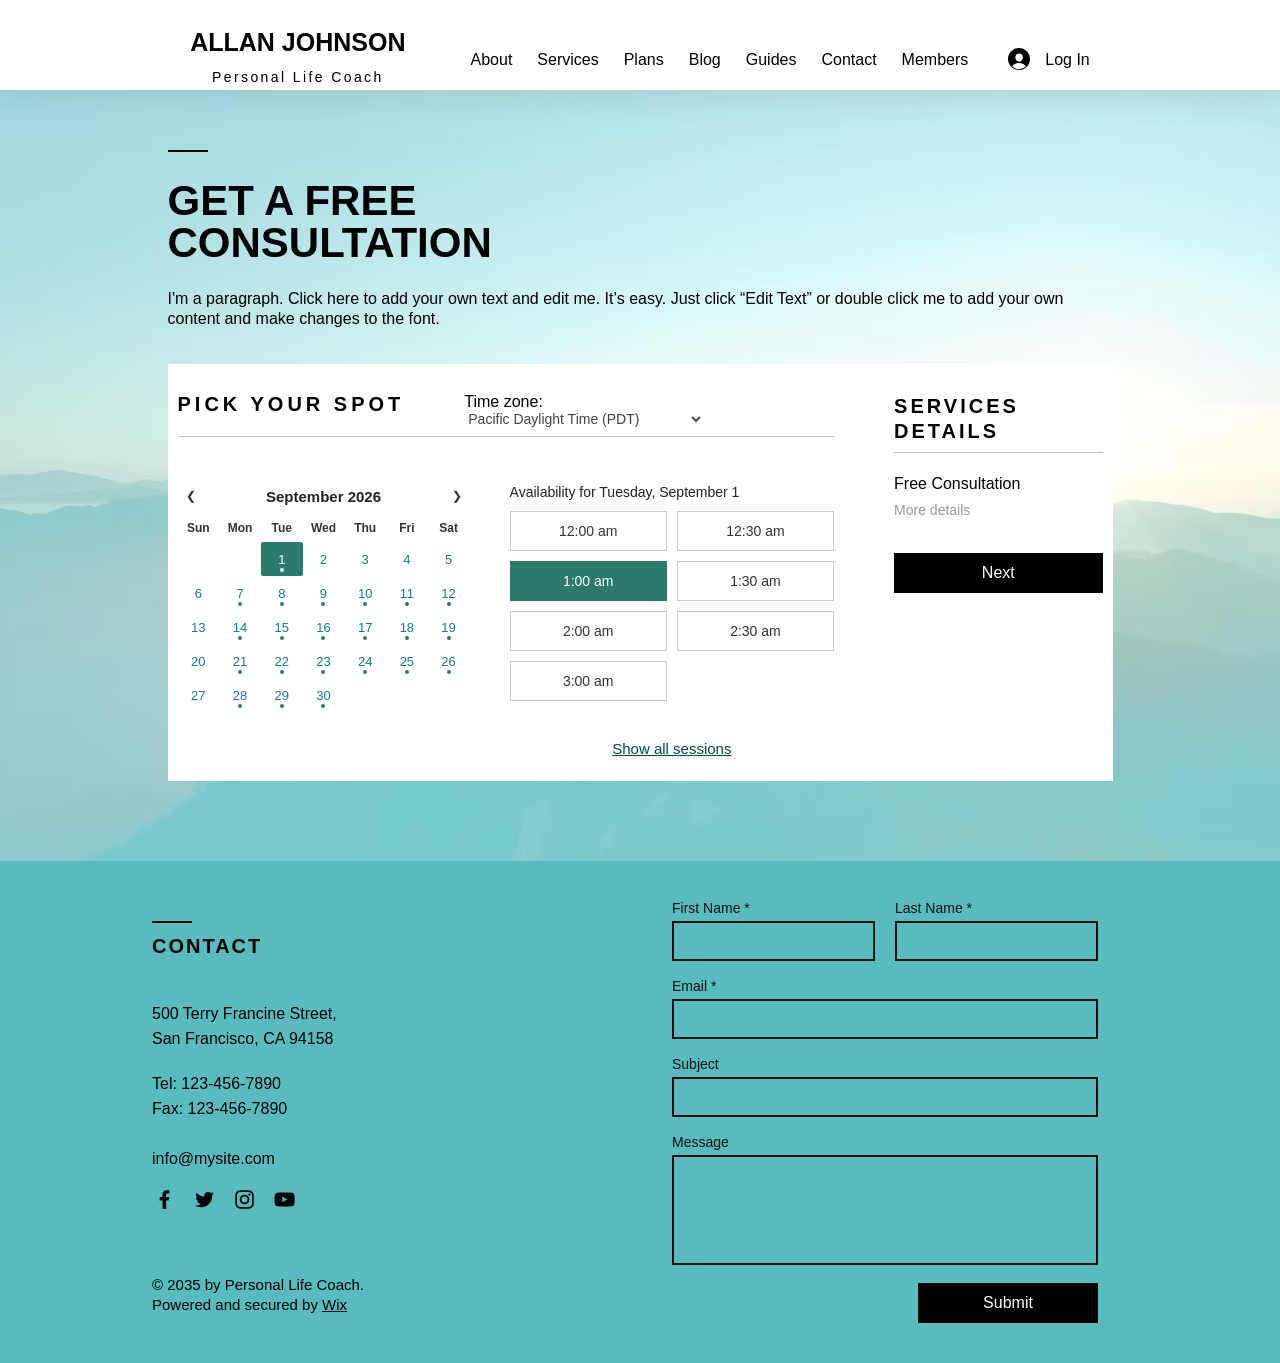
<file: pages/freeconsultation.html>
<!DOCTYPE html>
<html lang="en">

<head>
    <meta charset="UTF-8">
    <meta name="viewport" content="width=device-width, initial-scale=1.0">
    <title>Coaching Professional</title>
    <link rel="stylesheet" href="../css/reset.css">
    <link rel="stylesheet" href="../scss/freeconsul/freeconsul.css">
</head>

<body>
    <header class="flex">
        <div class="flex logo">
            <h1><a class="logo-a" href="../index.html">ALLAN JOHNSON</a></h1>
            <span class="h1-desc"><a class="logo-a" href="../index.html">Personal Life Coach</a></span>
        </div>
        <div class="bgmenu-div">
            <span></span>
            <span></span>
            <span></span>
        </div>
        <nav class="flex">
            <div class="flex list">
                <ul class="flex nav-list">
                    <li><a class="nav-a" href="#">About</a></li>
                    <li><a class="nav-a" href="../pages/services.html">Services</a></li>
                    <li><a class="nav-a" href="./plans.html">Plans</a></li>
                    <li><a class="nav-a" href="./blogs.html">Blog</a></li>
                    <li><a class="nav-a" href="./gudes.html">Guides</a></li>
                    <li><a class="nav-a" href="#">Contact</a></li>
                    <li><a class="nav-a" href="#">Members</a></li>
                </ul>
            </div>
            <div class="flex login-btn">
                <a href="#"><img src="../img/svgviewer-output.svg" alt="Loginicon"></a>
                <a class="nav-a" href="#">Log In</a>
            </div>
        </nav>
    </header>
    <main class="flex">
        <div class="wraper flex">
            <section class="title-side flex">
                <div class="line-box flex">
                    <span class="line"></span>
                </div>
                <h2 class="h2-main">GET A FREE CONSULTATION</h2>
                <p>
                    I'm a paragraph. Click here to add your own text and edit me. It’s easy. Just click “Edit Text” or
                    double click me to add your own content and make changes to the font.
                </p>
            </section>
            <section class="calendar-side flex">
                <div class="cal-serv-wrap flex">
                    <div class="cal-and-title">
                        <div class="title-wraper flex">
                            <h3 class="h3-title">PICK YOUR SPOT</h3>
                            <div class="dropdown">
                                <label for="timezone">Time zone:</label>
                                <select id="timezone" name="timezone">
                                    <option value="PDT">Pacific Daylight Time (PDT)</option>
                                    <option value="GMT+4">Georgia Standard Time (GMT+4)</option>
                                </select>
                            </div>
                        </div>
                        <hr class="title-hr">
                        <div class="cal-time-row flex">
                            <div class="calendar">
                                <div class="cal-nav flex">
                                    <button class="cal-arrow-btn" id="prevMonth">&#10094;</button>
                                    <span class="cal-month-label">September 2026</span>
                                    <button class="cal-arrow-btn" id="nextMonth">&#10095;</button>
                                </div>
                                <div class="cal-weekdays flex">
                                    <span>Sun</span>
                                    <span>Mon</span>
                                    <span>Tue</span>
                                    <span>Wed</span>
                                    <span>Thu</span>
                                    <span>Fri</span>
                                    <span>Sat</span>
                                </div>
                                <div class="cal-days flex">
                                    <span class="cal-day empty"></span>
                                    <span class="cal-day empty"></span>
                                    <span class="cal-day selected has-dot">1</span>
                                    <span class="cal-day">2</span>
                                    <span class="cal-day">3</span>
                                    <span class="cal-day">4</span>
                                    <span class="cal-day">5</span>
                                    <span class="cal-day">6</span>
                                    <span class="cal-day has-dot">7</span>
                                    <span class="cal-day has-dot">8</span>
                                    <span class="cal-day has-dot">9</span>
                                    <span class="cal-day has-dot">10</span>
                                    <span class="cal-day has-dot">11</span>
                                    <span class="cal-day has-dot">12</span>
                                    <span class="cal-day">13</span>
                                    <span class="cal-day has-dot">14</span>
                                    <span class="cal-day has-dot">15</span>
                                    <span class="cal-day has-dot">16</span>
                                    <span class="cal-day has-dot">17</span>
                                    <span class="cal-day has-dot">18</span>
                                    <span class="cal-day has-dot">19</span>
                                    <span class="cal-day">20</span>
                                    <span class="cal-day has-dot">21</span>
                                    <span class="cal-day has-dot">22</span>
                                    <span class="cal-day has-dot">23</span>
                                    <span class="cal-day has-dot">24</span>
                                    <span class="cal-day has-dot">25</span>
                                    <span class="cal-day has-dot">26</span>
                                    <span class="cal-day">27</span>
                                    <span class="cal-day has-dot">28</span>
                                    <span class="cal-day has-dot">29</span>
                                    <span class="cal-day has-dot">30</span>
                                </div>
                            </div>
                            <div class="times">
                                <p class="avail-label">Availability for Tuesday, September 1</p>
                                <div class="time-slots flex">
                                    <button class="time-slot">12:00 am</button>
                                    <button class="time-slot">12:30 am</button>
                                    <button class="time-slot selected">1:00 am</button>
                                    <button class="time-slot">1:30 am</button>
                                    <button class="time-slot">2:00 am</button>
                                    <button class="time-slot">2:30 am</button>
                                    <button class="time-slot">3:00 am</button>
                                </div>
                                <a href="#" class="show-all-a">Show all sessions</a>
                            </div>
                        </div>
                    </div>
                    <div class="service">
                        <h3 class="ser-det">SERVICES DETAILS</h3>
                        <hr class="title-hr">
                        <p class="serv-p">Free Consultation</p>
                        <div class="more-det">
                            <span class="details">More details</span>
                        </div>
                        <div class="next-a-div flex">
                            <a class="next-a btn btn-hover-white" href="../pages/bookingform.html">Next</a>
                        </div>
                    </div>
                </div>
            </section>
        </div>
    </main>
    <footer class="flex">
        <div class="flex contactus">
            <div class="line-box line-contact flex">
                <span class="line"></span>
            </div>
            <h2>CONTACT</h2>
            <p class="contact-p1">
                500 Terry Francine Street,
                San Francisco, CA 94158
            </p>
            <p class="contact-p2">
                Tel: 123-456-7890
                Fax: 123-456-7890
            </p>
            <p class="contact-p3">
                info@mysite.com
            </p>
            <ul class="flex socialplatfrom">
                <li><a href="https://www.facebook.com/watch/?v=442898693419478" target="_blank"><img
                            src="../img/fb.avif" alt="facebookicon"></a></li>
                <li><a href="https://x.com/MIT_CSAIL/status/1363172815315214336?lang=en" target="_blank"><img
                            src="../img/twiter.avif" alt="twittericon"></a></li>
                <li><a href="https://www.instagram.com/reel/DYepUgtohel/" target="_blank"><img src="../img/ig.avif"
                            alt="instagramicon"></a></li>
                <li><a href="https://www.youtube.com/watch?v=xvFZjo5PgG0" target="_blank"><img src="../img/yt.avif"
                            alt="youtubeicon"></a></li>
            </ul>
            <p class="contact-p4">© 2035 by Personal Life Coach. Powered and secured by
                <a class="footer-a-last" href="https://www.youtube.com/watch?v=oHg5SJYRHA0">
                    Wix
                </a>
            </p>
        </div>
        <form class="flex footer-form">
            <div class="footer-form-wrapper">
                <div class="flex footer-form-row">
                    <div class="flex footer-form-group">
                        <label class="footer-label" for="first-name">First Name *</label>
                        <input class="footer-input" type="text" id="first-name" name="first-name" required />
                    </div>
                    <div class="flex footer-form-group">
                        <label class="footer-label" for="last-name">Last Name *</label>
                        <input class="footer-input" type="text" id="last-name" name="last-name" required />
                    </div>
                </div>
                <div class="flex footer-form-group footer-form-group-full">
                    <label class="footer-label" for="email">Email *</label>
                    <input class="footer-input" type="email" id="email" name="email" required />
                </div>
                <div class="flex footer-form-group footer-form-group-full">
                    <label class="footer-label" for="subject">Subject</label>
                    <input class="footer-input" type="text" id="subject" name="subject" />
                </div>
                <div class="flex footer-form-group footer-form-group-full">
                    <label class="footer-label" for="message">Message</label>
                    <textarea class="footer-textarea" id="message" name="message"></textarea>
                </div>
                <div class="flex footer-submit-row">
                    <button class="btn btn-hover-white footer-form-btn" type="submit">Submit</button>
                </div>
            </div>
        </form>
    </footer>
</body>
</file>
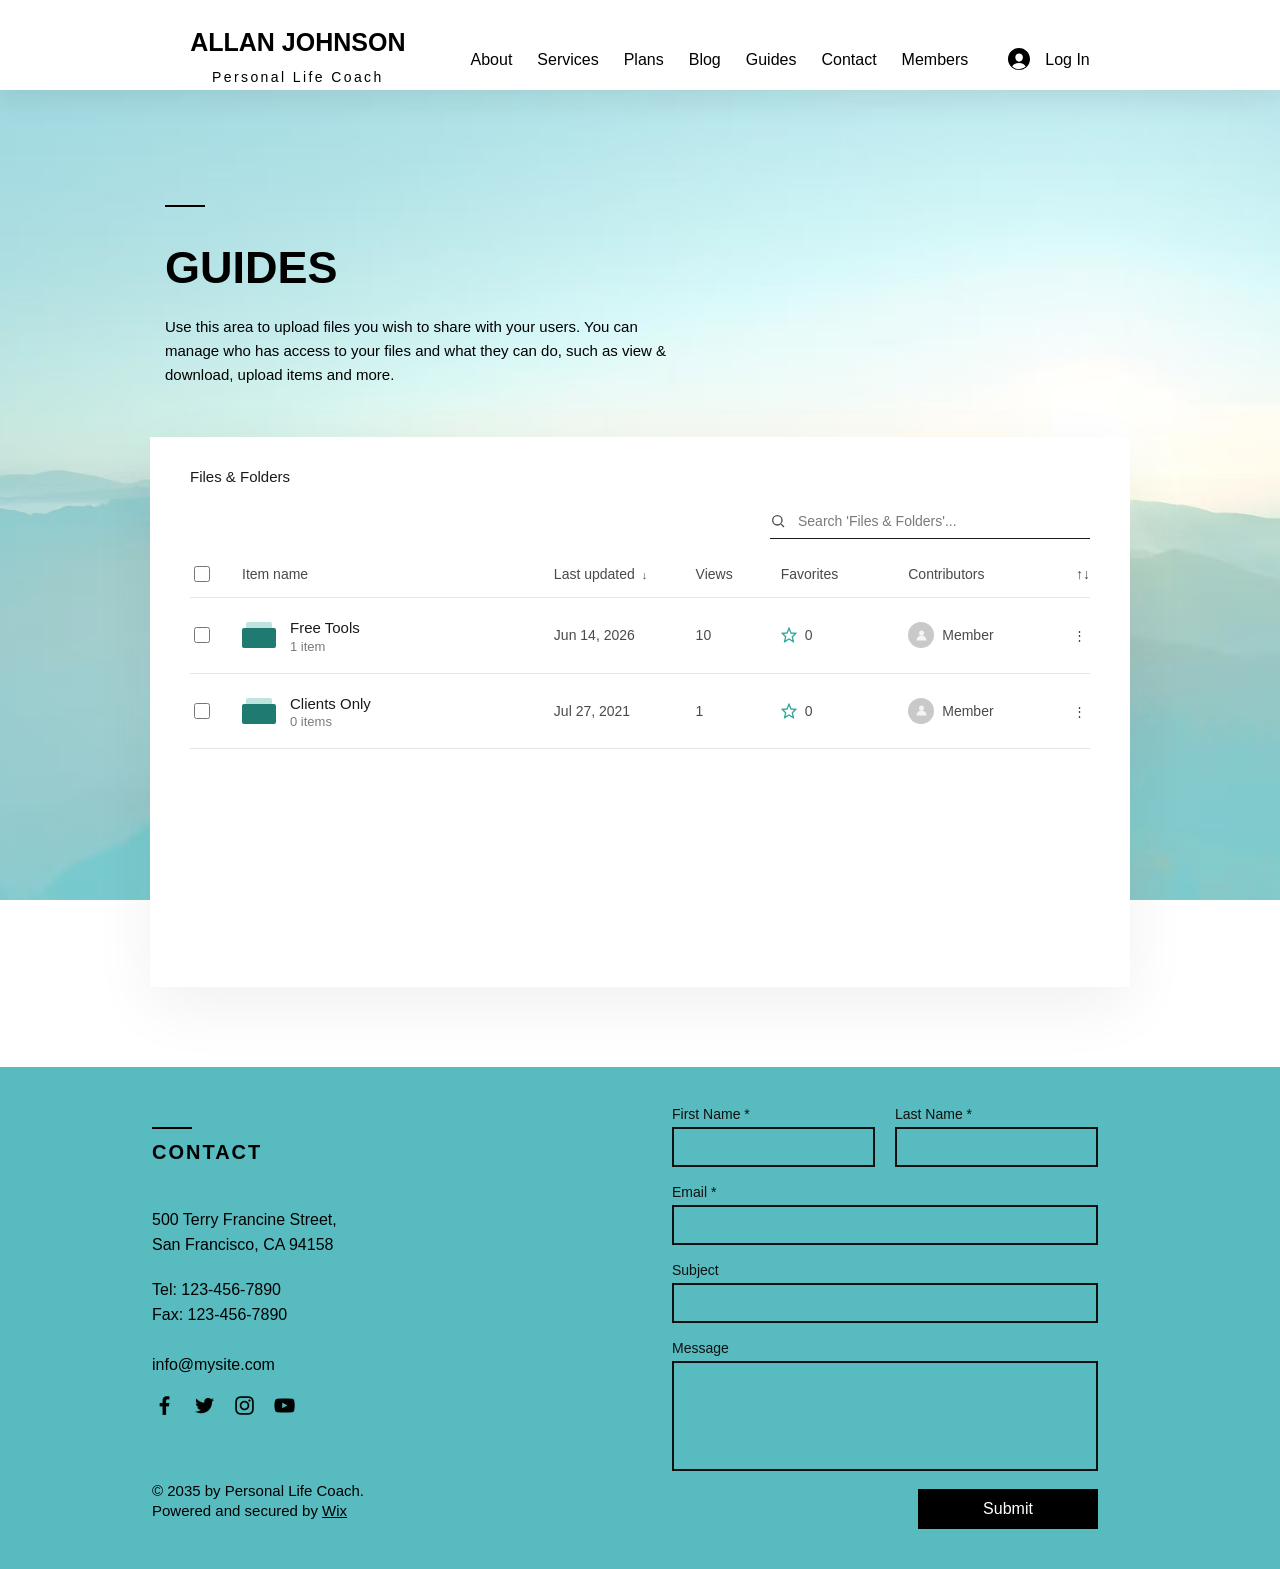
<file: pages/gudes.html>
<!DOCTYPE html>
<html lang="en">

<head>
    <meta charset="UTF-8">
    <meta name="viewport" content="width=device-width, initial-scale=1.0">
    <title>Coaching Professional</title>
    <link rel="stylesheet" href="../css/reset.css">
    <link rel="stylesheet" href="../scss/guides/guides.css">
</head>

<body>
    <header class="flex">
        <div class="flex logo">
            <h1><a class="logo-a" href="../index.html">ALLAN JOHNSON</a></h1>
            <span class="h1-desc"><a class="logo-a" href="../index.html">Personal Life Coach</a></span>
        </div>
        <div class="bgmenu-div">
            <span></span>
            <span></span>
            <span></span>
        </div>
        <nav class="flex">
            <div class="flex list">
                <ul class="flex nav-list">
                    <li><a class="nav-a" href="#">About</a></li>
                    <li><a class="nav-a" href="../pages/services.html">Services</a></li>
                    <li><a class="nav-a" href="./plans.html">Plans</a></li>
                    <li><a class="nav-a" href="./blogs.html">Blog</a></li>
                    <li><a class="nav-a" href="./gudes.html">Guides</a></li>
                    <li><a class="nav-a" href="#">Contact</a></li>
                    <li><a class="nav-a" href="#">Members</a></li>
                </ul>
            </div>
            <div class="flex login-btn">
                <a href="#"><img src="../img/svgviewer-output.svg" alt="Loginicon"></a>
                <a class="nav-a" href="#">Log In</a>
            </div>
        </nav>
    </header>
    <main class="flex">
        <div class="for-center flex">
            <section class="section">
                <div class="line-box lb-guid flex">
                    <span class="line"></span>
                </div>
                <h2 class="main-h2">GUIDES</h2>
                <p class="main-p">
                    Use this area to upload files you wish to share with your users. You can manage who has access to
                    your files and what they can do, such as view & download, upload items and more.
                </p>
            </section>
            <div class="panel">
                <h2 class="panel-title">Files &amp; Folders</h2>
                <div class="search-row flex">
                    <div class="search-box flex">
                        <svg width="16" height="16" viewBox="0 0 24 24" fill="none" stroke="currentColor"
                            stroke-width="2">
                            <circle cx="11" cy="11" r="7" />
                            <line x1="21" y1="21" x2="16.65" y2="16.65" />
                        </svg>
                        <input class="input" type="text" placeholder="Search 'Files &amp; Folders'...">
                    </div>
                </div>
                <div class="grid flex" role="table" aria-label="Files and folders">
                    <div class="row head-row flex" role="row">
                        <div class="cell col-check" role="columnheader"><input type="checkbox"></div>
                        <div class="cell col-name" role="columnheader">Item name</div>
                        <div class="cell col-updated sortable" role="columnheader">Last updated <span
                                class="arrow">↓</span></div>
                        <div class="cell col-views" role="columnheader">Views</div>
                        <div class="cell col-favs" role="columnheader">Favorites</div>
                        <div class="cell col-contrib" role="columnheader">Contributors</div>
                        <div class="cell col-menu" role="columnheader">↑↓</div>
                    </div>
                    <div class="row item-row flex" role="row">
                        <div class="cell col-check"><input type="checkbox"></div>
                        <div class="cell col-name name-cell flex">
                            <div class="folder-icon">
                                <div class="back"></div>
                                <div class="front"></div>
                            </div>
                            <div class="name-text">
                                <div class="item-name">Free Tools</div>
                                <div class="item-count">1 item</div>
                                <div class="item-meta">Jun 14, 2026 · 10 views · 0 favorites</div>
                            </div>
                        </div>
                        <div class="cell col-updated">Jun 14, 2026</div>
                        <div class="cell col-views">10</div>
                        <div class="cell col-favs favorites-cell flex">
                            <svg width="16" height="16" viewBox="0 0 24 24" fill="none" stroke="currentColor"
                                stroke-width="2">
                                <polygon points="12 2 15 9 22 9.5 17 14.5 18.5 22 12 18 5.5 22 7 14.5 2 9.5 9 9 12 2" />
                            </svg>
                            <span>0</span>
                        </div>
                        <div class="cell col-contrib contributors-cell flex">
                            <div class="avatar flex">
                                <svg viewBox="0 0 24 24" fill="currentColor">
                                    <circle cx="12" cy="8" r="4" />
                                    <path d="M4 20c0-4.4 3.6-8 8-8s8 3.6 8 8" />
                                </svg>
                            </div>
                            <span>Member</span>
                        </div>
                        <div class="cell col-menu"><button class="menu-dots">⋮</button></div>
                    </div>
                    <div class="row item-row flex" role="row">
                        <div class="cell col-check"><input type="checkbox"></div>
                        <div class="cell col-name name-cell flex">
                            <div class="folder-icon">
                                <div class="back"></div>
                                <div class="front"></div>
                            </div>
                            <div class="name-text">
                                <div class="item-name">Clients Only</div>
                                <div class="item-count">0 items</div>
                                <div class="item-meta">Jul 27, 2021 · 1 view · 0 favorites</div>
                            </div>
                        </div>
                        <div class="cell col-updated">Jul 27, 2021</div>
                        <div class="cell col-views">1</div>
                        <div class="cell col-favs favorites-cell flex">
                            <svg width="16" height="16" viewBox="0 0 24 24" fill="none" stroke="currentColor"
                                stroke-width="2">
                                <polygon points="12 2 15 9 22 9.5 17 14.5 18.5 22 12 18 5.5 22 7 14.5 2 9.5 9 9 12 2" />
                            </svg>
                            <span>0</span>
                        </div>
                        <div class="cell col-contrib contributors-cell flex">
                            <div class="avatar flex">
                                <svg viewBox="0 0 24 24" fill="currentColor">
                                    <circle cx="12" cy="8" r="4" />
                                    <path d="M4 20c0-4.4 3.6-8 8-8s8 3.6 8 8" />
                                </svg>
                            </div>
                            <span>Member</span>
                        </div>
                        <div class="cell col-menu"><button class="menu-dots">⋮</button></div>
                    </div>
                </div>
            </div>
        </div>
    </main>
    <footer class="flex">
        <div class="flex contactus">
            <div class="line-box line-contact flex">
                <span class="line"></span>
            </div>
            <h2>CONTACT</h2>
            <p class="contact-p1">
                500 Terry Francine Street,
                San Francisco, CA 94158
            </p>
            <p class="contact-p2">
                Tel: 123-456-7890
                Fax: 123-456-7890
            </p>
            <p class="contact-p3">
                info@mysite.com
            </p>
            <ul class="flex socialplatfrom">
                <li><a href="https://www.facebook.com/watch/?v=442898693419478" target="_blank"><img
                            src="../img/fb.avif" alt="facebookicon"></a></li>
                <li><a href="https://x.com/MIT_CSAIL/status/1363172815315214336?lang=en" target="_blank"><img
                            src="../img/twiter.avif" alt="twittericon"></a></li>
                <li><a href="https://www.instagram.com/reel/DYepUgtohel/" target="_blank"><img src="../img/ig.avif"
                            alt="instagramicon"></a></li>
                <li><a href="https://www.youtube.com/watch?v=xvFZjo5PgG0" target="_blank"><img src="../img/yt.avif"
                            alt="youtubeicon"></a></li>
            </ul>
            <p class="contact-p4">© 2035 by Personal Life Coach. Powered and secured by
                <a class="footer-a-last" href="https://www.youtube.com/watch?v=oHg5SJYRHA0">
                    Wix
                </a>
            </p>
        </div>
        <form class="flex footer-form">
            <div class="footer-form-wrapper">
                <div class="flex footer-form-row">
                    <div class="flex footer-form-group">
                        <label class="footer-label" for="first-name">First Name *</label>
                        <input class="footer-input" type="text" id="first-name" name="first-name" required />
                    </div>
                    <div class="flex footer-form-group">
                        <label class="footer-label" for="last-name">Last Name *</label>
                        <input class="footer-input" type="text" id="last-name" name="last-name" required />
                    </div>
                </div>
                <div class="flex footer-form-group footer-form-group-full">
                    <label class="footer-label" for="email">Email *</label>
                    <input class="footer-input" type="email" id="email" name="email" required />
                </div>
                <div class="flex footer-form-group footer-form-group-full">
                    <label class="footer-label" for="subject">Subject</label>
                    <input class="footer-input" type="text" id="subject" name="subject" />
                </div>
                <div class="flex footer-form-group footer-form-group-full">
                    <label class="footer-label" for="message">Message</label>
                    <textarea class="footer-textarea" id="message" name="message"></textarea>
                </div>
                <div class="flex footer-submit-row">
                    <button class="btn btn-hover-white footer-form-btn" type="submit">Submit</button>
                </div>
            </div>
        </form>
    </footer>

</body>

</html>
</file>
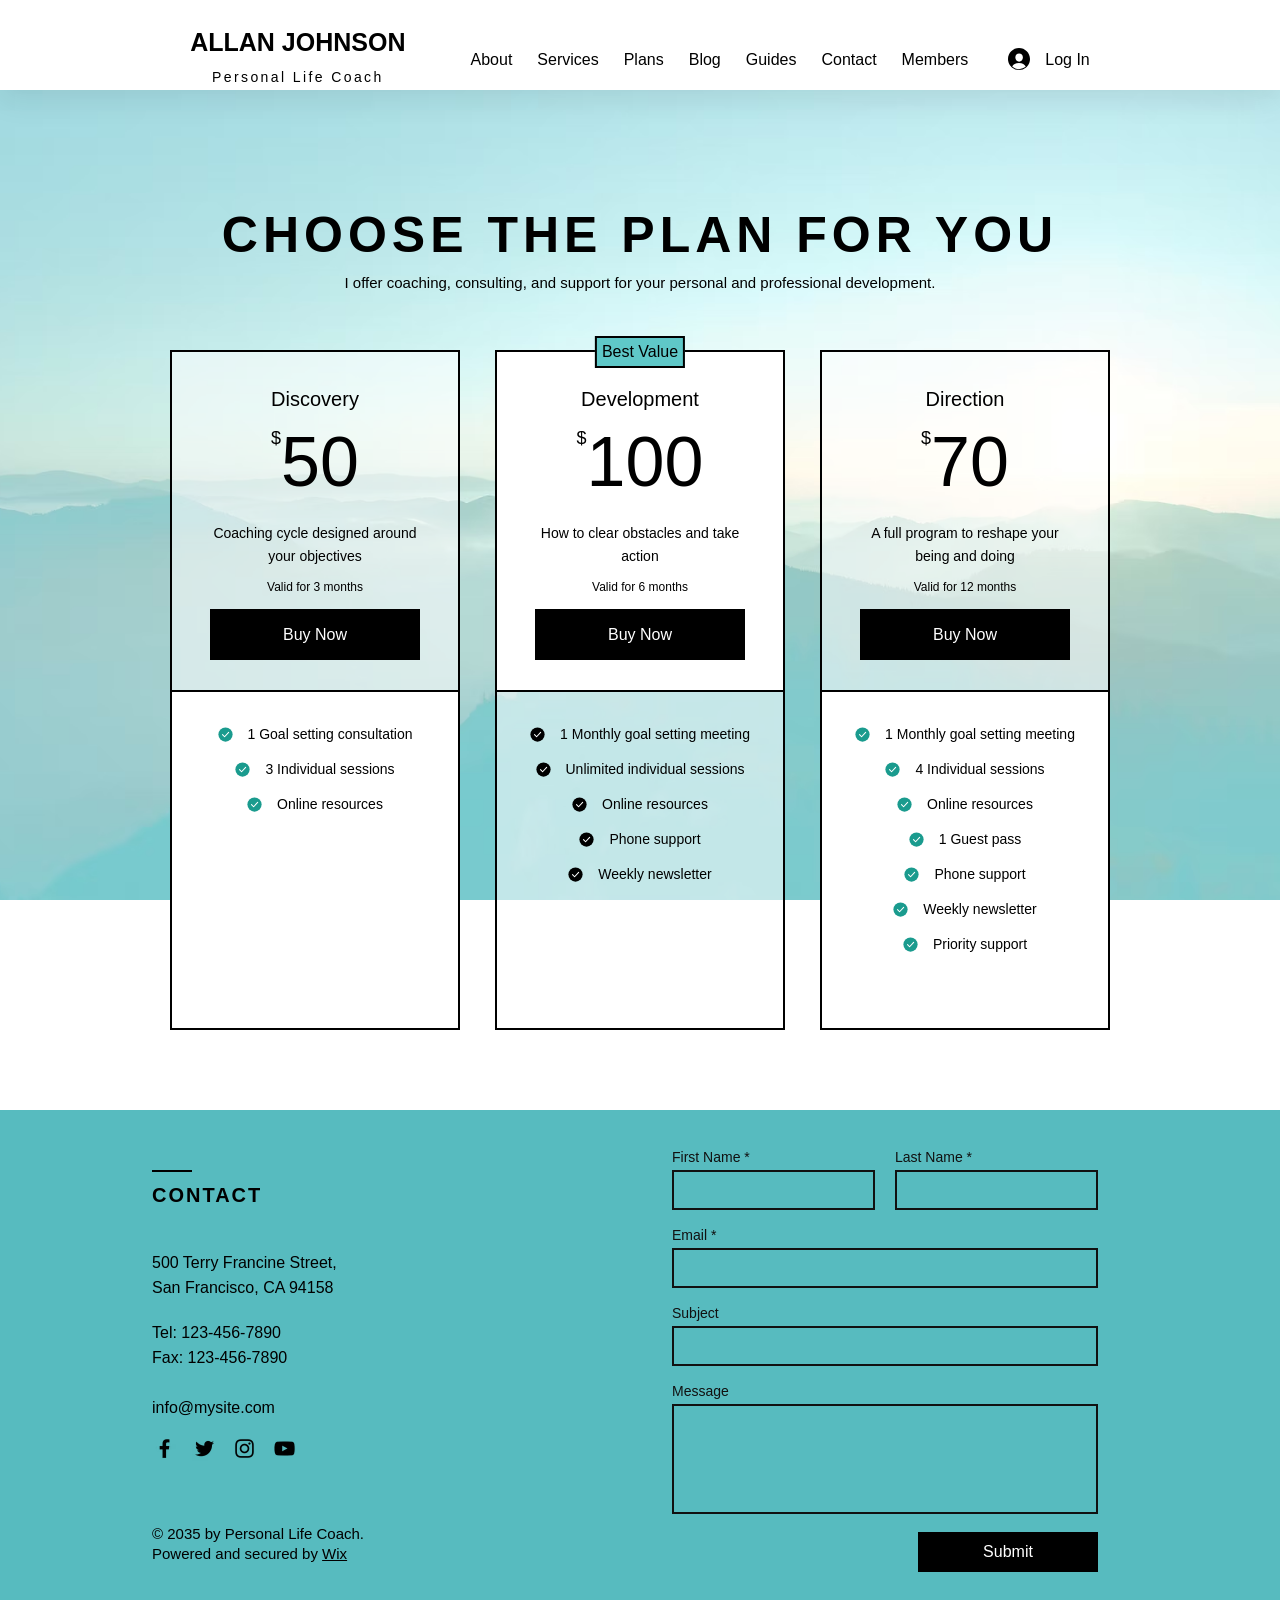
<file: pages/plans.html>
<!DOCTYPE html>
<html lang="en">

<head>
    <meta charset="UTF-8">
    <meta name="viewport" content="width=device-width, initial-scale=1.0">
    <title>Coaching Professional</title>
    <link rel="stylesheet" href="../css/reset.css">
    <link rel="stylesheet" href="../scss/plans/plans.css">
</head>

<body>
    <header class="flex">
        <div class="flex logo">
            <h1><a class="logo-a" href="../index.html">ALLAN JOHNSON</a></h1>
            <span class="h1-desc"><a class="logo-a" href="../index.html">Personal Life Coach</a></span>
        </div>
        <div class="bgmenu-div">
            <span></span>
            <span></span>
            <span></span>
        </div>
        <nav class="flex">
            <div class="flex list">
                <ul class="flex nav-list">
                    <li><a class="nav-a" href="#">About</a></li>
                    <li><a class="nav-a" href="../pages/services.html">Services</a></li>
                    <li><a class="nav-a" href="./plans.html">Plans</a></li>
                    <li><a class="nav-a" href="./blogs.html">Blog</a></li>
                    <li><a class="nav-a" href="./gudes.html">Guides</a></li>
                    <li><a class="nav-a" href="#">Contact</a></li>
                    <li><a class="nav-a" href="#">Members</a></li>
                </ul>
            </div>
            <div class="flex login-btn">
                <a href="#"><img src="../img/svgviewer-output.svg" alt="Loginicon"></a>
                <a class="nav-a" href="#">Log In</a>
            </div>
        </nav>
    </header>
    <main class="flex">
        <div class="pagename flex">
            <h2 class="plans-h2">CHOOSE THE PLAN FOR YOU</h2>
            <p class="plans-p">
                I offer coaching, consulting, and support for your personal and professional development.
            </p>
            <div class="card-container main-card-container1 flex">
                <div class="card main-card card-gap c o flex">
                    <h5>Discovery</h5>
                    <span class="price flex">
                        <span class="dollar">$</span>50
                    </span>
                    <p class="card-buyn-p">
                        Coaching cycle designed around your objectives
                    </p>
                    <p class="card-buyn-p2">Valid for 3 months</p>
                    <div class="flex btn-for-card">
                        <a class="btn card-buynow-a" href="#">Buy Now</a>
                    </div>
                </div>
                <div class="card main-card card-gap c bestvalue flex">
                    <div class="badge">
                        <span>Best Value</span>
                    </div>
                    <h5>Development</h5>
                    <span class="price flex">
                        <span class="dollar">$</span>100
                    </span>
                    <p class="card-buyn-p">
                        How to clear obstacles and take action
                    </p>
                    <p class="card-buyn-p2">Valid for 6 months</p>
                    <div class="flex btn-for-card">
                        <a class="btn card-buynow-a" href="#">Buy Now</a>
                    </div>
                </div>
                <div class="card main-card c o card-gap flex">
                    <h5>Direction</h5>
                    <span class="price flex">
                        <span class="dollar">$</span>70
                    </span>
                    <p class="card-buyn-p forbrake-p">
                        A full program to reshape your being and doing
                    </p>
                    <p class="card-buyn-p2">Valid for 12 months</p>
                    <div class="flex btn-for-card">
                        <a class="btn card-buynow-a" href="#">Buy Now</a>
                    </div>
                </div>
            </div>
            <div class="card-container2 main-card-container2 flex">
                <div class="card main-card card-gap b flex">
                    <div class="chmark-container chm-1 flex">
                        <img class="checkmark" src="../img/checkmark.svg" alt="greencheckmark">
                        <p>1 Goal setting consultation</p>
                    </div>
                    <div class="chmark-container chm flex">
                        <img class="checkmark" src="../img/checkmark.svg" alt="greencheckmark">
                        <p>3 Individual sessions</p>
                    </div>
                    <div class="chmark-container chm flex">
                        <img class="checkmark" src="../img/checkmark.svg" alt="greencheckmark">
                        <p>Online resources</p>
                    </div>
                </div>
                <div class="card main-card card-gap o flex">
                    <div class="chmark-container chm-1 flex">
                        <img class="checkmark black" src="../img/checkmark_black_circle.svg" alt="blackcheckmark">
                        <p>1 Monthly goal setting meeting</p>
                    </div>
                    <div class="chmark-container chm flex">
                        <img class="checkmark black" src="../img/checkmark_black_circle.svg" alt="blackcheckmark">
                        <p>Unlimited individual sessions</p>
                    </div>
                    <div class="chmark-container chm flex">
                        <img class="checkmark black" src="../img/checkmark_black_circle.svg" alt="blackcheckmark">
                        <p>Online resources</p>
                    </div>
                    <div class="chmark-container chm flex">
                        <img class="checkmark black" src="../img/checkmark_black_circle.svg" alt="blackcheckmark">
                        <p>Phone support</p>
                    </div>
                    <div class="chmark-container chm flex">
                        <img class="checkmark black" src="../img/checkmark_black_circle.svg" alt="blackcheckmark">
                        <p>Weekly newsletter</p>
                    </div>
                </div>
                <div class="card main-card g card-gap flex">
                    <div class="chmark-container chm-1 flex">
                        <img class="checkmark" src="../img/checkmark.svg" alt="greencheckmark">
                        <p>1 Monthly goal setting meeting</p>
                    </div>
                    <div class="chmark-container chm flex">
                        <img class="checkmark" src="../img/checkmark.svg" alt="greencheckmark">
                        <p>4 Individual sessions</p>
                    </div>
                    <div class="chmark-container chm flex">
                        <img class="checkmark" src="../img/checkmark.svg" alt="greencheckmark">
                        <p>Online resources</p>
                    </div>
                    <div class="chmark-container chm flex">
                        <img class="checkmark" src="../img/checkmark.svg" alt="greencheckmark">
                        <p>1 Guest pass</p>
                    </div>
                    <div class="chmark-container chm flex">
                        <img class="checkmark" src="../img/checkmark.svg" alt="greencheckmark">
                        <p>Phone support</p>
                    </div>
                    <div class="chmark-container chm flex">
                        <img class="checkmark" src="../img/checkmark.svg" alt="greencheckmark">
                        <p>Weekly newsletter</p>
                    </div>
                    <div class="chmark-container chm flex">
                        <img class="checkmark" src="../img/checkmark.svg" alt="greencheckmark">
                        <p>Priority support</p>
                    </div>
                </div>
            </div>
            <!-- Resposinve -->
            <div class="card-container-resp card-container flex">
                <div class="card-responsive card card-gap c o bestvalue flex">
                    <div class="badge">
                        <span>Best Value</span>
                    </div>
                    <h5>Development</h5>
                    <span class="price flex">
                        <span class="dollar">$</span>100
                    </span>
                    <p class="card-buyn-p">
                        How to clear obstacles and take action
                    </p>
                    <p class="card-buyn-p2">Valid for 6 months</p>
                    <div class="flex btn-for-card">
                        <a class="btn card-buynow-a" href="#">Buy Now</a>
                    </div>
                </div>
                <div class="card-responsive card smaller-card opa card-gap flex">
                    <div class="chmark-container chm-1 flex">
                        <img class="checkmark black" src="../img/checkmark_black_circle.svg" alt="blackcheckmark">
                        <p>1 Monthly goal setting meeting</p>
                    </div>
                    <div class="chmark-container chm flex">
                        <img class="checkmark black" src="../img/checkmark_black_circle.svg" alt="blackcheckmark">
                        <p>Unlimited individual sessions</p>
                    </div>
                    <div class="chmark-container chm flex">
                        <img class="checkmark black" src="../img/checkmark_black_circle.svg" alt="blackcheckmark">
                        <p>Online resources</p>
                    </div>
                    <div class="chmark-container chm flex">
                        <img class="checkmark black" src="../img/checkmark_black_circle.svg" alt="blackcheckmark">
                        <p>Phone support</p>
                    </div>
                    <div class="chmark-container chm flex">
                        <img class="checkmark black" src="../img/checkmark_black_circle.svg" alt="blackcheckmark">
                        <p>Weekly newsletter</p>
                    </div>
                </div>
                <div class="card-responsive card opa card-gap c flex">
                    <h5>Discovery</h5>
                    <span class="price flex">
                        <span class="dollar">$</span>50
                    </span>
                    <p class="card-buyn-p">
                        Coaching cycle designed around your objectives
                    </p>
                    <p class="card-buyn-p2">Valid for 3 months</p>
                    <div class="flex btn-for-card">
                        <a class="btn card-buynow-a" href="#">Buy Now</a>
                    </div>
                </div>
            </div>
            <!-- Resposnive -->
            <div class="card-container2-resp card-container2 flex">
                <div class="card-responsive card smaller--card card-gap flex">
                    <div class="chmark-container chm-1 flex">
                        <img class="checkmark" src="../img/checkmark.svg" alt="greencheckmark">
                        <p>1 Goal setting consultation</p>
                    </div>
                    <div class="chmark-container chm flex">
                        <img class="checkmark" src="../img/checkmark.svg" alt="greencheckmark">
                        <p>3 Individual sessions</p>
                    </div>
                    <div class="chmark-container chm flex">
                        <img class="checkmark" src="../img/checkmark.svg" alt="greencheckmark">
                        <p>Online resources</p>
                    </div>
                </div>
                <div class="card-responsive card card-gap opa flex">
                    <h5>Direction</h5>
                    <span class="price flex">
                        <span class="dollar">$</span>70
                    </span>
                    <p class="card-buyn-p forbrake-p">
                        A full program to reshape your being and doing
                    </p>
                    <p class="card-buyn-p2">Valid for 12 months</p>
                    <div class="flex btn-for-card">
                        <a class="btn card-buynow-a" href="#">Buy Now</a>
                    </div>
                </div>
                <div class="card-responsive card last-card g card-gap flex">
                    <div class="chmark-container chm-1 flex">
                        <img class="checkmark" src="../img/checkmark.svg" alt="greencheckmark">
                        <p>1 Monthly goal setting meeting</p>
                    </div>
                    <div class="chmark-container chm flex">
                        <img class="checkmark" src="../img/checkmark.svg" alt="greencheckmark">
                        <p>4 Individual sessions</p>
                    </div>
                    <div class="chmark-container chm flex">
                        <img class="checkmark" src="../img/checkmark.svg" alt="greencheckmark">
                        <p>Online resources</p>
                    </div>
                    <div class="chmark-container chm flex">
                        <img class="checkmark" src="../img/checkmark.svg" alt="greencheckmark">
                        <p>1 Guest pass</p>
                    </div>
                    <div class="chmark-container chm flex">
                        <img class="checkmark" src="../img/checkmark.svg" alt="greencheckmark">
                        <p>Phone support</p>
                    </div>
                    <div class="chmark-container chm flex">
                        <img class="checkmark" src="../img/checkmark.svg" alt="greencheckmark">
                        <p>Weekly newsletter</p>
                    </div>
                    <div class="chmark-container chm flex">
                        <img class="checkmark" src="../img/checkmark.svg" alt="greencheckmark">
                        <p>Priority support</p>
                    </div>
                </div>
            </div>
        </div>
    </main>
    <footer class="flex">
        <div class="flex contactus">
            <div class="line-box line-contact flex">
                <span class="line"></span>
            </div>
            <h2>CONTACT</h2>
            <p class="contact-p1">
                500 Terry Francine Street,
                San Francisco, CA 94158
            </p>
            <p class="contact-p2">
                Tel: 123-456-7890
                Fax: 123-456-7890
            </p>
            <p class="contact-p3">
                info@mysite.com
            </p>
            <ul class="flex socialplatfrom">
                <li><a href="https://www.facebook.com/watch/?v=442898693419478" target="_blank"><img
                            src="../img/fb.avif" alt="facebookicon"></a></li>
                <li><a href="https://x.com/MIT_CSAIL/status/1363172815315214336?lang=en" target="_blank"><img
                            src="../img/twiter.avif" alt="twittericon"></a></li>
                <li><a href="https://www.instagram.com/reel/DYepUgtohel/" target="_blank"><img src="../img/ig.avif"
                            alt="instagramicon"></a></li>
                <li><a href="https://www.youtube.com/watch?v=xvFZjo5PgG0" target="_blank"><img src="../img/yt.avif"
                            alt="youtubeicon"></a></li>
            </ul>
            <p class="contact-p4">© 2035 by Personal Life Coach. Powered and secured by
                <a class="footer-a-last" href="https://www.youtube.com/watch?v=oHg5SJYRHA0">
                    Wix
                </a>
            </p>
        </div>
        <form class="flex footer-form">
            <div class="footer-form-wrapper">
                <div class="flex footer-form-row">
                    <div class="flex footer-form-group">
                        <label class="footer-label" for="first-name">First Name *</label>
                        <input class="footer-input" type="text" id="first-name" name="first-name" required />
                    </div>
                    <div class="flex footer-form-group">
                        <label class="footer-label" for="last-name">Last Name *</label>
                        <input class="footer-input" type="text" id="last-name" name="last-name" required />
                    </div>
                </div>
                <div class="flex footer-form-group footer-form-group-full">
                    <label class="footer-label" for="email">Email *</label>
                    <input class="footer-input" type="email" id="email" name="email" required />
                </div>
                <div class="flex footer-form-group footer-form-group-full">
                    <label class="footer-label" for="subject">Subject</label>
                    <input class="footer-input" type="text" id="subject" name="subject" />
                </div>
                <div class="flex footer-form-group footer-form-group-full">
                    <label class="footer-label" for="message">Message</label>
                    <textarea class="footer-textarea" id="message" name="message"></textarea>
                </div>
                <div class="flex footer-submit-row">
                    <button class="btn btn-hover-white footer-form-btn" type="submit">Submit</button>
                </div>
            </div>
        </form>
    </footer>
</body>

</html>
</file>
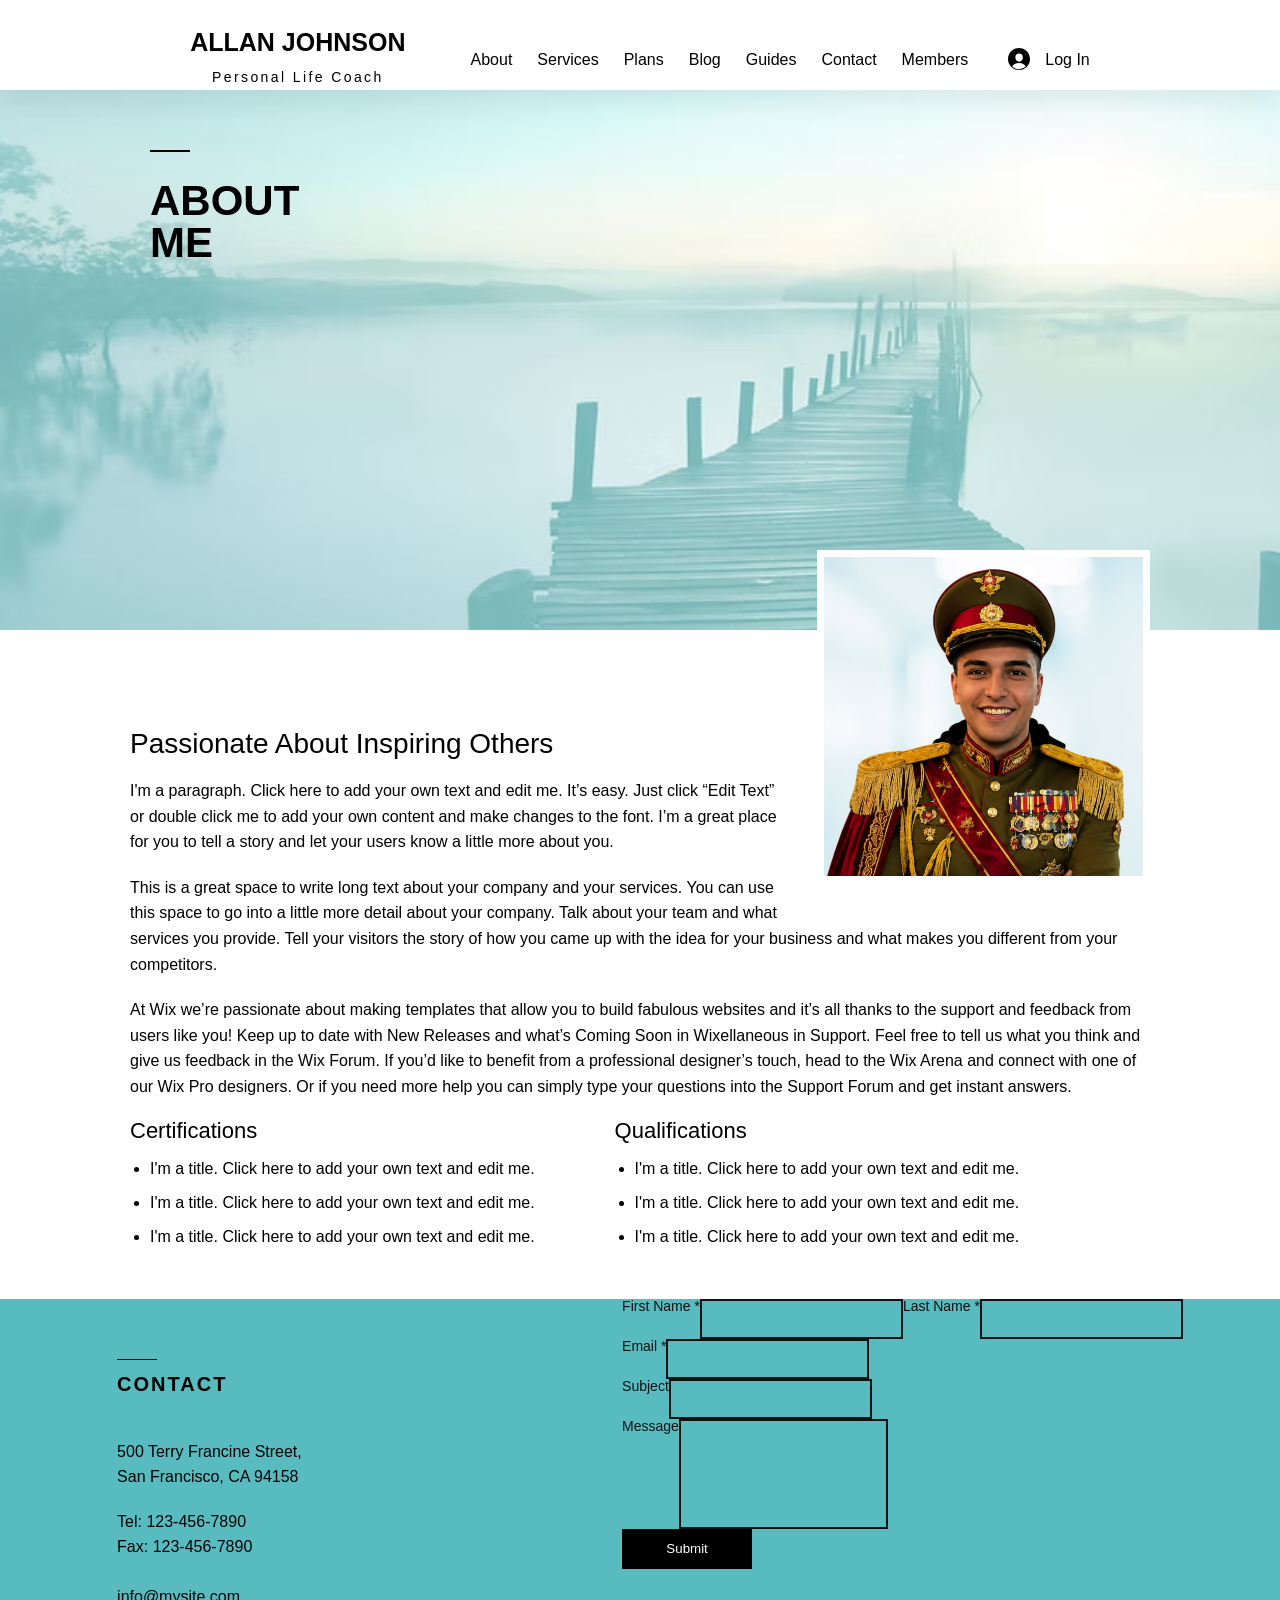
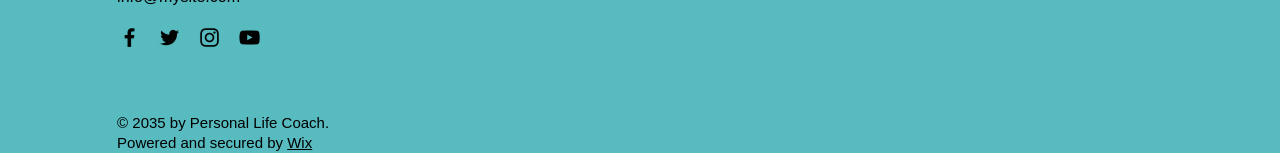
<file: pages/readmore.html>
<!DOCTYPE html>
<html lang="en">

<head>
    <meta charset="UTF-8">
    <meta name="viewport" content="width=device-width, initial-scale=1.0">
    <title>Coaching Professional</title>
    <link rel="stylesheet" href="../css/reset.css">
    <link rel="stylesheet" href="../scss/readmore/readmore.css">
</head>

<body>
    <header class="flex">
        <div class="flex logo">
            <h1><a class="logo-a" href="../index.html">ALLAN JOHNSON</a></h1>
            <span class="h1-desc"><a class="logo-a" href="../index.html">Personal Life Coach</a></span>
        </div>
        <div class="bgmenu-div">
            <span></span>
            <span></span>
            <span></span>
        </div>
        <nav class="flex">
            <div class="flex list">
                <ul class="flex nav-list">
                    <li><a class="nav-a" href="#">About</a></li>
                    <li><a class="nav-a" href="./services.html">Services</a></li>
                    <li><a class="nav-a" href="./plans.html">Plans</a></li>
                    <li><a class="nav-a" href="./blogs.html">Blog</a></li>
                    <li><a class="nav-a" href="./gudes.html">Guides</a></li>
                    <li><a class="nav-a" href="#">Contact</a></li>
                    <li><a class="nav-a" href="#">Members</a></li>
                </ul>
            </div>
            <div class="flex login-btn">
                <a href="#"><img src="../img/svgviewer-output.svg" alt=" Loginicon"></a>
                <a class="nav-a" href="#">Log In</a>
            </div>
        </nav>
    </header>
    <main>
        <div class="wraper flex">
            <section class="sec-welc flex">
                <div class="sec-welc-inner">
                    <div class="line-box rm-lbox flex">
                        <span class="line"></span>
                    </div>
                    <h2 class="main-h2">ABOUT ME</h2>
                </div>
            </section>
            <section class="sec-desc">
                <div class="img-wraper flex">
                    <img class="face-img" src="../img/face23.avif" alt="face">
                </div>
                <h3 class="desc-title">Passionate About Inspiring Others</h3>
                <p>
                    I'm a paragraph. Click here to add your own text and edit me. It’s easy. Just click “Edit Text” or
                    double click me to add your own content and make changes to the font. I’m a great place for you to
                    tell a story and let your users know a little more about you.
                </p>
                <p>
                    This is a great space to write long text about your company and your services. You can use this
                    space to go into a little more detail about your company. Talk about your team and what services you
                    provide. Tell your visitors the story of how you came up with the idea for your business and what
                    makes you different from your competitors.
                </p>
                <p>
                    At Wix we’re passionate about making templates that allow you to build fabulous websites and it’s
                    all thanks to the support and feedback from users like you! Keep up to date with New Releases and
                    what’s Coming Soon in Wixellaneous in Support. Feel free to tell us what you think and give us
                    feedback in the Wix Forum. If you’d like to benefit from a professional designer’s touch, head to
                    the Wix Arena and connect with one of our Wix Pro designers. Or if you need more help you can simply
                    type your questions into the Support Forum and get instant answers.
                </p>
                <section class="sec-cert flex">
                    <div>
                        <h3 class="cert-title">Certifications</h3>
                        <ul class="cert-list">
                            <li>I'm a title. Click here to add your own text and edit me.</li>
                            <li>I'm a title. Click here to add your own text and edit me.</li>
                            <li>I'm a title. Click here to add your own text and edit me.</li>
                        </ul>
                    </div>
                    <div>
                        <h3 class="cert-title">Qualifications</h3>
                        <ul class="cert-list">
                            <li>I'm a title. Click here to add your own text and edit me.</li>
                            <li>I'm a title. Click here to add your own text and edit me.</li>
                            <li>I'm a title. Click here to add your own text and edit me.</li>
                        </ul>
                    </div>
                </section>
            </section>
        </div>
    </main>
    <footer class="flex">
        <div class="flex contactus">
            <div class="line-box line-contact flex">
                <span class="line"></span>
            </div>
            <h2>CONTACT</h2>
            <p class="contact-p1">
                500 Terry Francine Street,
                San Francisco, CA 94158
            </p>
            <p class="contact-p2">
                Tel: 123-456-7890
                Fax: 123-456-7890
            </p>
            <p class="contact-p3">
                info@mysite.com
            </p>
            <ul class="flex socialplatfrom">
                <li><a href="https://www.facebook.com/watch/?v=442898693419478" target="_blank"><img
                            src="../img/fb.avif" alt="facebookicon"></a></li>
                <li><a href="https://x.com/MIT_CSAIL/status/1363172815315214336?lang=en" target="_blank"><img
                            src="../img/twiter.avif" alt="twittericon"></a></li>
                <li><a href="https://www.instagram.com/reel/DYepUgtohel/" target="_blank"><img src="../img/ig.avif"
                            alt="instagramicon"></a></li>
                <li><a href="https://www.youtube.com/watch?v=xvFZjo5PgG0" target="_blank"><img src="../img/yt.avif"
                            alt="youtubeicon"></a></li>
            </ul>
            <p class="contact-p4">© 2035 by Personal Life Coach. Powered and secured by
                <a class="footer-a-last" href="https://www.youtube.com/watch?v=oHg5SJYRHA0">
                    Wix
                </a>
            </p>
        </div>
        <form class="flex footer-form">
            <div class="footer-form-wrapper">
                <div class="flex footer-form-row">
                    <div class="flex footer-form-group">
                        <label class="footer-label" for="first-name">First Name *</label>
                        <input class="footer-input" type="text" id="first-name" name="first-name" required />
                    </div>
                    <div class="flex footer-form-group">
                        <label class="footer-label" for="last-name">Last Name *</label>
                        <input class="footer-input" type="text" id="last-name" name="last-name" required />
                    </div>
                </div>
                <div class="flex footer-form-group footer-form-group-full">
                    <label class="footer-label" for="email">Email *</label>
                    <input class="footer-input" type="email" id="email" name="email" required />
                </div>
                <div class="flex footer-form-group footer-form-group-full">
                    <label class="footer-label" for="subject">Subject</label>
                    <input class="footer-input" type="text" id="subject" name="subject" />
                </div>
                <div class="flex footer-form-group footer-form-group-full">
                    <label class="footer-label" for="message">Message</label>
                    <textarea class="footer-textarea" id="message" name="message"></textarea>
                </div>
                <div class="flex footer-submit-row">
                    <button class="btn btn-hover-white footer-form-btn" type="submit">Submit</button>
                </div>
            </div>
        </form>
    </footer>
</body>

</html>
</file>
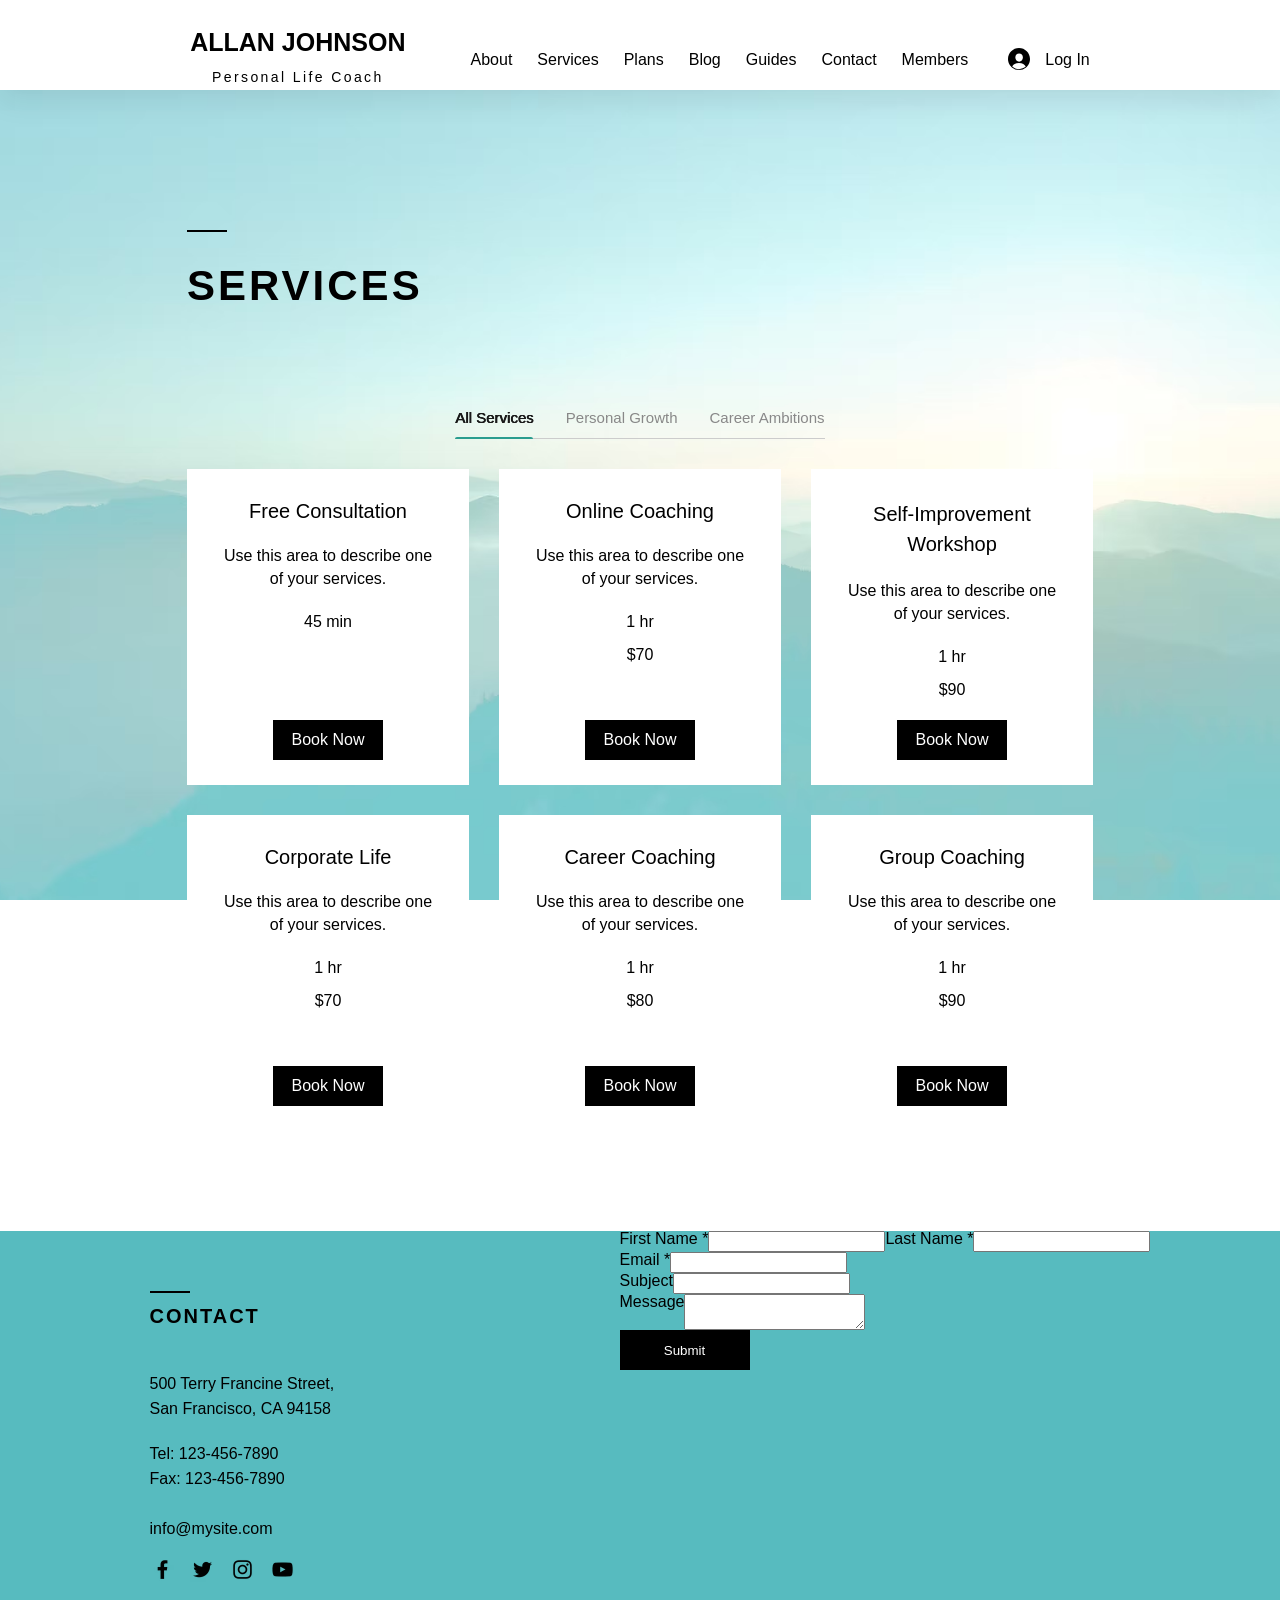
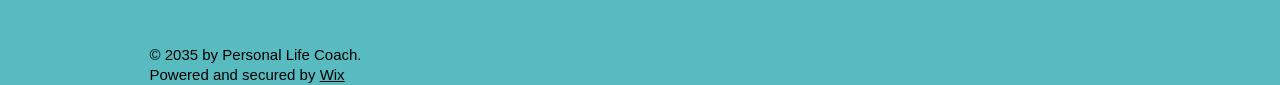
<file: pages/services.html>
<!DOCTYPE html>
<html lang="en">

<head>
    <meta charset="UTF-8">
    <meta name="viewport" content="width=device-width, initial-scale=1.0">
    <title>Coaching Professional</title>
    <link rel="stylesheet" href="../css/reset.css">
    <link rel="stylesheet" href="../scss/services/services.css">
</head>

<body>
    <header class="flex">
        <div class="flex logo">
            <h1><a class="logo-a" href="../index.html">ALLAN JOHNSON</a></h1>
            <span class="h1-desc"><a class="logo-a" href="../index.html">Personal Life Coach</a></span>
        </div>
        <div class="bgmenu-div">
            <span></span>
            <span></span>
            <span></span>
        </div>
        <nav class="flex">
            <div class="flex list">
                <ul class="flex nav-list">
                    <li><a class="nav-a" href="#">About</a></li>
                    <li><a class="nav-a" href="../pages/services.html">Services</a></li>
                    <li><a class="nav-a" href="./plans.html">Plans</a></li>
                    <li><a class="nav-a" href="./blogs.html">Blog</a></li>
                    <li><a class="nav-a" href="./gudes.html">Guides</a></li>
                    <li><a class="nav-a" href="#">Contact</a></li>
                    <li><a class="nav-a" href="#">Members</a></li>
                </ul>
            </div>
            <div class="flex login-btn">
                <a href="#"><img src="../img/svgviewer-output.svg" alt="Loginicon"></a>
                <a class="nav-a" href="#">Log In</a>
            </div>
        </nav>
    </header>
    <main>
        <section class="services-wrapper flex">
            <div class="pagename">
                <div class="line-box line-bx-services flex">
                    <span class="line"></span>
                </div>
                <h2 class="services-h2">SERVICES</h2>
                <div class="tabs-wrapper flex">
                    <div class="tabs" id="tabs">
                        <button class="tab active">All Services</button>
                        <button class="tab">Personal Growth</button>
                        <button class="tab">Career Ambitions</button>
                        <div class="indicator" id="indicator"></div>
                    </div>
                    <div class="dropdown-wrapper" id="dropdownWrapper">
                        <button class="dropdown-toggle" id="dropdownToggle" type="button">
                            <span id="dropdownLabel">All Services</span>
                            <svg class="dropdown-arrow" width="14" height="14" viewBox="0 0 24 24" fill="none">
                                <path d="M6 9l6 6 6-6" stroke="currentColor" stroke-width="2" stroke-linecap="round"
                                    stroke-linejoin="round" />
                            </svg>
                        </button>
                        <ul class="dropdown-list" id="dropdownList">
                            <li class="dropdown-item active" data-filter="all">All Services</li>
                            <li class="dropdown-item" data-filter="personal">Personal Growth</li>
                            <li class="dropdown-item" data-filter="career">Career Ambitions</li>
                        </ul>
                    </div>
                </div>
                <div class="card-wrapper flex" data-category="personal">
                    <div class="card flex">
                        <h3><a class="for-bookit" href="#">Free Consultation</a></h3>
                        <p>Use this area to describe one of your services.</p>
                        <p>45 min</p>
                        <div class="flex card-bookit">
                            <a class="btn card-bookit-a" href="#">Book Now</a>
                        </div>
                    </div>
                    <div class="card flex">
                        <h3><a class="for-bookit" href="#">Online Coaching</a></h3>
                        <p>Use this area to describe one of your services.</p>
                        <p>1 hr</p>
                        <p class="card-p-cost">$70</p>
                        <div class="flex card-bookit">
                            <a class="btn card-bookit-a" href="#">Book Now</a>
                        </div>
                    </div>
                    <div class="card flex">
                        <h3 class="h3-linebrake"><a class="for-bookit" href="#">Self-Improvement Workshop</a></h3>
                        <p>Use this area to describe one of your services.</p>
                        <p>1 hr</p>
                        <p class="card-p-cost">$90</p>
                        <div class="flex card-bookit">
                            <a class="btn card-bookit-a" href="#">Book Now</a>
                        </div>
                    </div>
                </div>
                <div class="card-wrapper2 flex" data-category="career">
                    <div class="card flex">
                        <h3><a class="for-bookit" href="#">Corporate Life</a></h3>
                        <p>Use this area to describe one of your services.</p>
                        <p>1 hr</p>
                        <p class="card-p-cost">$70</p>
                        <div class="flex card-bookit">
                            <a class="btn card-bookit-a" href="#">Book Now</a>
                        </div>
                    </div>
                    <div class="card flex">
                        <h3><a class="for-bookit" href="#">Career Coaching</a></h3>
                        <p>Use this area to describe one of your services.</p>
                        <p>1 hr</p>
                        <p class="card-p-cost">$80</p>
                        <div class="flex card-bookit">
                            <a class="btn card-bookit-a" href="#">Book Now</a>
                        </div>
                    </div>
                    <div class="card flex">
                        <h3><a class="for-bookit" href="#">Group Coaching</a></h3>
                        <p>Use this area to describe one of your services.</p>
                        <p>1 hr</p>
                        <p class="card-p-cost">$90</p>
                        <div class="flex card-bookit">
                            <a class="btn card-bookit-a" href="#">Book Now</a>
                        </div>
                    </div>
                </div>
            </div>
        </section>
    </main>
    <footer class="flex">
        <div class="flex contactus">
            <div class="line-box line-contact flex">
                <span class="line"></span>
            </div>
            <h2>CONTACT</h2>
            <p class="contact-p1">
                500 Terry Francine Street,
                San Francisco, CA 94158
            </p>
            <p class="contact-p2">
                Tel: 123-456-7890
                Fax: 123-456-7890
            </p>
            <p class="contact-p3">
                info@mysite.com
            </p>
            <ul class="flex socialplatfrom">
                <li><a href="https://www.facebook.com/watch/?v=442898693419478" target="_blank"><img
                            src="../img/fb.avif" alt="facebookicon"></a></li>
                <li><a href="https://x.com/MIT_CSAIL/status/1363172815315214336?lang=en" target="_blank"><img
                            src="../img/twiter.avif" alt="twittericon"></a></li>
                <li><a href="https://www.instagram.com/reel/DYepUgtohel/" target="_blank"><img src="../img/ig.avif"
                            alt="instagramicon"></a></li>
                <li><a href="https://www.youtube.com/watch?v=xvFZjo5PgG0" target="_blank"><img src="../img/yt.avif"
                            alt="youtubeicon"></a></li>
            </ul>
            <p class="contact-p4">© 2035 by Personal Life Coach. Powered and secured by
                <a class="footer-a-last" href="https://www.youtube.com/watch?v=oHg5SJYRHA0">
                    Wix
                </a>
            </p>
        </div>
        <form class="flex">
            <div class="form-wrapper">
                <div class="flex form-row another">
                    <div class="flex form-group">
                        <label for="first-name">First Name *</label>
                        <input type="text" id="first-name" name="first-name" required />
                    </div>
                    <div class="flex form-group">
                        <label for="last-name">Last Name *</label>
                        <input type="text" id="last-name" name="last-name" required />
                    </div>
                </div>
                <div class="flex form-group full">
                    <label for="email">Email *</label>
                    <input type="email" id="email" name="email" required />
                </div>
                <div class="flex form-group full">
                    <label for="subject">Subject</label>
                    <input type="text" id="subject" name="subject" />
                </div>
                <div class="flex form-group full">
                    <label for="message">Message</label>
                    <textarea id="message" name="message"></textarea>
                </div>
                <div class="flex submit-row">
                    <button class="btn btn-hover-white form-btn" type="submit">Submit</button>
                </div>
            </div>
        </form>
    </footer>
    <script src="./script.js"></script>
</body>

</html>
</file>
<file: style.css>
.flex {
  display: flex;
}

.grid {
  display: grid;
}

body {
  font-family: sans-serif;
  padding-top: 90px;
}

html {
  scroll-behavior: smooth;
}

section {
  scroll-margin-top: 80px;
}

.line-box {
  width: 40px;
  height: 20px;
  padding-top: 60px;
}

.line {
  width: 100%;
  height: 1.8px;
  background-color: black;
}

@media (max-width: 930px) {
  html {
    scroll-behavior: auto;
  }
}
.btn {
  color: white;
  background-color: black;
  border: 0.0625rem solid black;
  width: 8.125rem;
  height: 2.5rem;
  text-align: center;
  align-content: center;
}

.btn-bgw {
  color: white;
  background-color: rgb(255, 255, 255);
  border: 0.0625rem solid black;
  width: 8.125rem;
  height: 2.5rem;
  text-align: center;
  align-content: center;
}

.btn-hover-white {
  color: white;
  transition: 0.4s;
  border: 0.125rem solid black;
  text-align: center;
}

.btn-hover-white:hover {
  background-color: white;
  color: black;
}

.btn-hover-black {
  color: black;
  transition: 0.4s;
  border: 0.125rem solid black;
}

.btn-hover-black:hover {
  background-color: black;
  color: white;
}

.for-bookit {
  color: black;
  transition: 0.2s;
}

.for-bookit:hover {
  color: gray;
}

header {
  position: fixed;
  top: 0;
  left: 0;
  width: 100%;
  height: 5.625rem;
  z-index: 9;
  background: white;
  justify-content: center;
  padding-top: 1.875rem;
  box-shadow: 0 10px 30px rgba(0, 0, 0, 0.08);
}

.logo {
  flex-direction: column;
  padding-right: 4.0625rem;
}

.logo-a {
  color: black;
}

h1 {
  font-size: 1.5625rem;
  font-weight: bold;
}

.h1-desc {
  font-size: 0.875rem;
  justify-content: center;
  align-self: center;
  padding-top: 0.9375rem;
  letter-spacing: 0.15rem;
}

nav,
.nav-list {
  -moz-column-gap: 1.5625rem;
       column-gap: 1.5625rem;
}

.nav-a {
  color: black;
}

.list,
.login-btn {
  align-items: center;
}

.login-btn {
  -moz-column-gap: 0.9375rem;
       column-gap: 0.9375rem;
  padding-left: 0.9375rem;
}

.login-btn img {
  width: 1.375rem;
  height: 1.375rem;
}

.bgmenu-div {
  display: none;
  width: 1.5625rem;
  height: 1.25rem;
  flex-direction: column;
  justify-content: space-between;
  cursor: pointer;
}

.bgmenu-div span {
  width: 100%;
  height: 0.125rem;
  background-color: #000000;
}

@media (max-width: 56.25rem) {
  header {
    justify-content: space-between;
  }
  nav.flex {
    display: none;
  }
  .bgmenu-div {
    display: flex;
    margin-right: 1.25rem;
  }
  .logo {
    margin-left: 1.25rem;
  }
  .h1-desc {
    padding-top: 0.3125rem;
    align-self: start;
  }
}
@media (max-width: 930px) {
  h1 {
    font-size: 20px;
  }
}
@media (max-width: 21.625rem) {
  h1 {
    font-size: 1.25rem;
  }
}
.welcom-section {
  position: relative;
  background: transparent;
  flex-direction: column;
  align-items: center;
  overflow: hidden;
  z-index: 0;
  min-height: 95vh;
  min-height: 95dvh;
}

.video-bg {
  position: fixed;
  top: 0;
  left: 0;
  width: 100%;
  height: 100%;
  z-index: -1;
  overflow: hidden;
}

.video-bg video {
  width: 100%;
  height: 100%;
  -o-object-fit: cover;
     object-fit: cover;
}

.welcom-p {
  font-size: clamp(0.8rem, 0.8vw, 1.063rem);
  text-align: center;
  letter-spacing: 0.18rem;
  font-weight: bold;
  padding-top: 5rem;
  padding-bottom: 1.6875rem;
}

.welcom-h2 {
  font-size: clamp(3.5rem, 10vw, 8.75rem);
  font-weight: bolder;
  letter-spacing: 0.4375rem;
}

.welcom-p-2 {
  font-size: clamp(1.2rem, 1.1vw, 1.4rem);
  padding-top: 1.6875rem;
  text-align: center;
}

.welcom-booknow-a {
  margin-top: 2.5rem;
  margin-bottom: 2.5rem;
}

@media (max-width: 56.25rem) {
  .welcom-section {
    background-image: url(./img/clif.avif);
    background-size: cover;
    background-position: center;
    background-repeat: no-repeat;
    background-attachment: scroll;
    flex-direction: column;
    align-items: center;
    height: 66.4vh;
    height: 66.4dvh;
  }
  .video-bg {
    display: none;
  }
  .welcom-p {
    padding-top: 2.5rem;
    padding-bottom: 0.9375rem;
    max-width: 12.5rem;
    overflow-wrap: break-word;
    line-height: 1.25rem;
  }
  .welcom-p-2 {
    padding-top: 0.625rem;
    max-width: 9.375rem;
    overflow-wrap: break-word;
    line-height: 1.5rem;
  }
}
.abt-section {
  background-color: white;
  min-height: 72vh;
  align-items: center;
  align-items: stretch;
  box-shadow: 0 0.625rem 1.875rem rgba(0, 0, 0, 0.08);
}

.about-me {
  flex-direction: column;
  justify-content: center;
  align-items: center;
  padding-left: 6.25rem;
  padding-bottom: 2rem;
}

.about-content {
  max-width: 23.75rem;
  width: 100%;
}

.about-me,
.abt-img {
  flex: 1;
}

.abt-img img {
  width: 100%;
  height: 100%;
  -o-object-fit: cover;
     object-fit: cover;
  display: block;
}

.abt-me-h2 {
  font-size: 2.625rem;
  font-weight: bolder;
  max-width: 12.5rem;
  overflow-wrap: break-word;
  padding-top: 1.875rem;
}

.abt-me-p {
  max-width: 22.8125rem;
  overflow-wrap: break-word;
  font-size: 0.9375rem;
  letter-spacing: 0.0187rem;
  line-height: 1.6875rem;
  padding-top: 3.4375rem;
}

.abt-me-p-2 {
  max-width: 24.375rem;
  overflow-wrap: break-word;
  font-size: 0.9375rem;
  letter-spacing: 0.02rem;
  line-height: 1.6875rem;
  padding-top: 1.25rem;
}

.a-div-abt {
  gap: 0.625rem;
  padding-top: 3.125rem;
}

.abt-me-a-2 {
  width: 10.625rem;
}

@media (max-width: 82.8125rem) {
  .about-me {
    padding-left: 3.125rem;
  }
  .abt-me-p {
    padding-top: 0.9375rem;
  }
}
@media (max-width: 78.1875rem) {
  .abt-section {
    height: auto;
    flex-direction: column;
    align-items: center;
  }
  .about-me {
    padding-right: 0rem;
    padding-left: 0rem;
  }
  .abt-img {
    height: 60vh;
  }
  .abt-img img {
    width: 100%;
    height: 100%;
    -o-object-fit: cover;
       object-fit: cover;
  }
}
@media (max-width: 25rem) {
  .about-me {
    padding-left: 0.3125rem;
  }
}
.card-section {
  background-image: url(./img/bg2.avif);
  background-size: cover;
  background-position: center;
  background-repeat: no-repeat;
  background-attachment: fixed;
  flex-direction: column;
  overflow: visible;
  min-height: 90vh;
  height: auto;
}

.card-section-center {
  align-self: center;
  flex-direction: column;
}

.card-h2 h2 {
  font-size: 2.625rem;
  font-weight: bolder;
  max-width: 21.875rem;
  overflow-wrap: break-word;
  padding-bottom: 2.5rem;
  padding-top: 2.5rem;
  letter-spacing: 0.1875rem;
  line-height: 2.8125rem;
}

.card-container {
  gap: 1.875rem;
}

.card {
  width: 18.125rem;
  height: 25rem;
  border: solid 0.4688rem black;
  flex-direction: column;
}

.card h3 {
  max-width: 12.5rem;
  overflow-wrap: break-word;
  font-size: 1.25rem;
  font-weight: bolder;
  text-align: center;
  align-self: center;
  letter-spacing: 0.1875rem;
  line-height: 1.5625rem;
  padding-top: 1.25rem;
  padding-bottom: 0.9375rem;
}

.card p {
  text-align: center;
  align-self: center;
  overflow-wrap: break-word;
  max-width: 15.625rem;
  line-height: 1.4375rem;
  padding-bottom: 0.625rem;
}

.lb-for-card {
  padding-top: 0;
  align-self: center;
  width: 14.6875rem;
  padding-top: 0.625rem;
  padding-bottom: 1.5625rem;
}

.card-bookit {
  justify-content: center;
  align-items: flex-end;
  padding-bottom: 1.875rem;
  flex: 1;
}

.card-bookit-a {
  width: 6.25rem;
}

.card-bookit-a:hover {
  text-decoration: underline;
}

.card-btn-box {
  align-self: center;
  margin-top: 4.6875rem;
  margin-bottom: 4rem;
}

.card-btn-ms {
  width: 11.875rem;
}

.line-box-h2-wraper {
  flex-direction: column;
}

@media (max-width: 58.125rem) {
  .card-section {
    background-image: none;
    background-color: white;
  }
  .card-container {
    flex-wrap: wrap;
    justify-content: center;
    align-items: center;
  }
  .line-box-h2-wraper {
    width: 100%;
    flex-direction: column;
    align-items: center;
    text-align: center;
  }
  .card-lineb {
    margin-right: 13.1875rem;
  }
}
@media (max-width: 58.0625rem) {
  .card-section {
    padding-bottom: 1.875rem;
  }
}
footer {
  background-color: #57BBBF;
  justify-content: center;
  gap: 12.5rem;
}

.contactus {
  flex-direction: column;
  padding: 0 1.25rem;
}

.line-contact {
  margin-right: 4.25rem;
}

.contactus h2 {
  font-size: 1.25rem;
  font-weight: bolder;
  letter-spacing: 0.125rem;
  padding-top: 0.9375rem;
}

.contact-p1 {
  padding-top: 2.8125rem;
  max-width: 12.5rem;
  overflow-wrap: break-word;
  line-height: 1.5625rem;
}

.contact-p2 {
  padding-top: 1.25rem;
  max-width: 9.375rem;
  overflow-wrap: break-word;
  line-height: 1.5625rem;
}

.contact-p3 {
  padding-top: 1.875rem;
}

.socialplatfrom {
  padding-top: 1.25rem;
  gap: 15px;
}

.socialplatfrom img {
  width: 25px;
  height: 25px;
}

.contact-p4 {
  max-width: 15.625rem;
  overflow-wrap: break-word;
  line-height: 1.25rem;
  font-size: 0.9375rem;
  padding-top: 3.75rem;
}

.footer-a-last {
  color: black;
  text-decoration: underline;
}

.footer-form-wrapper {
  padding: 2.5rem 3.125rem;
  width: 100%;
  max-width: 36.25rem;
}

.footer-form-row {
  gap: 1.25rem;
  margin-bottom: 1.125rem;
}

.footer-form-group {
  flex-direction: column;
  flex: 1;
}

.footer-form-group-full {
  width: 100%;
  margin-bottom: 1.125rem;
}

.footer-label {
  font-size: 0.875rem;
  color: #111;
  margin-bottom: 0.375rem;
  font-weight: normal;
}

.footer-input,
.footer-textarea {
  background-color: #57BBBF;
  border: 0.125rem solid #111;
  padding: 0.625rem 0.75rem;
  font-size: 0.875rem;
  color: #111;
  outline: none;
  transition: border-color 0.2s;
  font-family: Arial, sans-serif;
  width: 100%;
}

.footer-input:focus,
.footer-textarea:focus {
  border-color: rgba(0, 0, 0, 0.5);
}

.footer-textarea {
  resize: none;
  height: 6.875rem;
}

.footer-submit-row {
  justify-content: flex-end;
  margin-top: 0.375rem;
}

.footer-form-btn {
  width: 11.25rem;
  font-size: 1rem;
}

@media (max-width: 58.0625rem) {
  footer {
    flex-direction: column;
    padding-left: 1.25rem;
    padding-right: 1.25rem;
    gap: 0;
  }
  .contactus {
    justify-content: center;
    align-items: center;
    text-align: center;
  }
  .footer-form {
    justify-content: center;
    align-items: center;
    width: 100%;
  }
  .footer-form-wrapper {
    padding: 1.875rem;
    max-width: 100%;
  }
}
@media (max-width: 34.75rem) {
  .footer-form-row {
    flex-direction: column;
    gap: 0.75rem;
  }
  .footer-submit-row {
    justify-content: center;
  }
  .footer-form-btn {
    width: 100%;
  }
}/*# sourceMappingURL=style.css.map */
</file>
<file: scss/bloginside/blogeinside.css>
.flex {
  display: flex;
}

.grid {
  display: grid;
}

body {
  font-family: sans-serif;
  padding-top: 90px;
}

html {
  scroll-behavior: smooth;
}

section {
  scroll-margin-top: 80px;
}

.line-box {
  width: 40px;
  height: 20px;
  padding-top: 60px;
}

.line {
  width: 100%;
  height: 1.8px;
  background-color: black;
}

@media (max-width: 930px) {
  html {
    scroll-behavior: auto;
  }
}
.btn {
  color: white;
  background-color: black;
  border: 0.0625rem solid black;
  width: 8.125rem;
  height: 2.5rem;
  text-align: center;
  align-content: center;
}

.btn-bgw {
  color: white;
  background-color: rgb(255, 255, 255);
  border: 0.0625rem solid black;
  width: 8.125rem;
  height: 2.5rem;
  text-align: center;
  align-content: center;
}

.btn-hover-white {
  color: white;
  transition: 0.4s;
  border: 0.125rem solid black;
  text-align: center;
}

.btn-hover-white:hover {
  background-color: white;
  color: black;
}

.btn-hover-black {
  color: black;
  transition: 0.4s;
  border: 0.125rem solid black;
}

.btn-hover-black:hover {
  background-color: black;
  color: white;
}

.for-bookit {
  color: black;
  transition: 0.2s;
}

.for-bookit:hover {
  color: gray;
}

header {
  position: fixed;
  top: 0;
  left: 0;
  width: 100%;
  height: 5.625rem;
  z-index: 9;
  background: white;
  justify-content: center;
  padding-top: 1.875rem;
  box-shadow: 0 10px 30px rgba(0, 0, 0, 0.08);
}

.logo {
  flex-direction: column;
  padding-right: 4.0625rem;
}

.logo-a {
  color: black;
}

h1 {
  font-size: 1.5625rem;
  font-weight: bold;
}

.h1-desc {
  font-size: 0.875rem;
  justify-content: center;
  align-self: center;
  padding-top: 0.9375rem;
  letter-spacing: 0.15rem;
}

nav,
.nav-list {
  -moz-column-gap: 1.5625rem;
       column-gap: 1.5625rem;
}

.nav-a {
  color: black;
}

.list,
.login-btn {
  align-items: center;
}

.login-btn {
  -moz-column-gap: 0.9375rem;
       column-gap: 0.9375rem;
  padding-left: 0.9375rem;
}

.login-btn img {
  width: 1.375rem;
  height: 1.375rem;
}

.bgmenu-div {
  display: none;
  width: 1.5625rem;
  height: 1.25rem;
  flex-direction: column;
  justify-content: space-between;
  cursor: pointer;
}

.bgmenu-div span {
  width: 100%;
  height: 0.125rem;
  background-color: #000000;
}

@media (max-width: 56.25rem) {
  header {
    justify-content: space-between;
  }
  nav.flex {
    display: none;
  }
  .bgmenu-div {
    display: flex;
    margin-right: 1.25rem;
  }
  .logo {
    margin-left: 1.25rem;
  }
  .h1-desc {
    padding-top: 0.3125rem;
    align-self: start;
  }
}
@media (max-width: 930px) {
  h1 {
    font-size: 20px;
  }
}
@media (max-width: 21.625rem) {
  h1 {
    font-size: 1.25rem;
  }
}
main {
  flex-direction: column;
  align-items: center;
  margin-bottom: 2.5rem;
  padding-left: clamp(0.9375rem, 5vw, 3.75rem);
  padding-right: clamp(0.9375rem, 5vw, 3.75rem);
  box-sizing: border-box;
  width: 100%;
}

.wraper-allpost-icon {
  min-width: unset;
  width: 100%;
  max-width: 58.75rem;
  box-sizing: border-box;
  justify-content: space-between;
  margin-top: 3.125rem;
}

.photo-menu a {
  color: black;
}

.photo-menu a:hover {
  color: #5C9A9B;
}

.icon-box {
  cursor: pointer;
}

.crad-container {
  width: 100%;
  max-width: 58.75rem;
  box-sizing: border-box;
  border: 0.0625rem solid rgba(153, 153, 153, 0.5);
  padding-right: 6.1875rem;
  padding-left: 6.1875rem;
  margin-top: 2.8125rem;
  padding-top: 3.125rem;
  flex-direction: column;
}

.blog-head {
  justify-content: space-between;
}

.profile-logo a {
  font-size: 0.875rem;
  padding-top: 0.5625rem;
  padding-left: 0.625rem;
  color: black;
  flex-direction: column;
}

.a-admin:hover {
  color: #5C9A9B;
}

.p-profile {
  padding-top: 0.5625rem;
  font-size: 0.875rem;
  padding-left: 0.3125rem;
}

#bookmark-toggle-card2 {
  display: none;
}

.bookmark {
  padding-top: 0.5rem;
  cursor: pointer;
}

.bookmark svg {
  width: 1.0625rem;
  height: 1.0625rem;
  display: block;
  fill: none;
  stroke: currentColor;
  stroke-width: 1.7;
  transition: transform 0.2s ease, fill 0.2s ease, stroke 0.2s ease;
}

.bookmark:hover svg {
  transform: scale(1.15);
}

#bookmark-toggle-card2:checked + .bookmark svg {
  transform: scale(1.2);
  fill: orange;
  stroke: orange;
}

.three-dots {
  padding-top: 0.4375rem;
  cursor: pointer;
}

.action {
  gap: 0.9375rem;
}

.blog-name {
  font-weight: bolder;
  font-size: clamp(1.75rem, 6vw, 3.125rem);
  letter-spacing: 0.125rem;
  overflow-wrap: break-word;
  max-width: 100%;
  line-height: 1.2;
  padding-top: 1.25rem;
}

.p-des-img {
  overflow-wrap: break-word;
  max-width: 100%;
  line-height: 1.5625rem;
  padding-top: 0.9375rem;
}

.blogimg {
  background-image: url(../../img/bloginsigm.avif);
  width: 100%;
  max-width: 46.25rem;
  height: auto;
  aspect-ratio: 740/495;
  background-size: cover;
  background-position: center;
  transition: 0.3s;
  cursor: pointer;
  margin-top: 0.625rem;
}

.blogimg:hover {
  transform: scale(0.989);
  box-shadow: 0 14px 30px rgba(0, 0, 0, 0.1);
}

.p-des-text {
  overflow-wrap: break-word;
  max-width: 100%;
  font-size: 1.125rem;
  line-height: 1.5625rem;
  padding-top: 2.5rem;
}

.border-left {
  padding-left: 0.9375rem;
  height: 5.625rem;
  border-left: 0.1875rem solid #317F81;
  line-height: 1.75rem;
  margin-top: 1.875rem;
}

.p-des-text-2 {
  overflow-wrap: break-word;
  max-width: 100%;
  font-size: clamp(1.125rem, 3vw, 1.5rem);
}

.p-des-text-3 {
  font-size: 1.125rem;
  overflow-wrap: break-word;
  max-width: 100%;
  line-height: 1.5625rem;
  margin-top: 1.5625rem;
}

.desc-title-text {
  font-size: clamp(1.25rem, 4vw, 1.875rem);
  font-weight: bolder;
  letter-spacing: 0.1875rem;
  margin-top: 2.8125rem;
}

.desc-desc-text,
.desc-desc-text-2 {
  overflow-wrap: break-word;
  max-width: 100%;
  font-size: 1.125rem;
  line-height: 1.5625rem;
  margin-top: 1.875rem;
}

.desc-desc-text-2 {
  margin-bottom: 0.625rem;
}

.hr1 {
  width: 100%;
  color: #999;
  opacity: 50%;
  border-bottom: none;
  border-left: none;
}

.social-platfrom {
  margin-top: 0.625rem;
  margin-bottom: 0.625rem;
  gap: 0.9375rem;
}

.social-platfrom img {
  width: 1.5625rem;
  height: 1.5625rem;
}

.blog-desc-footer {
  justify-content: space-between;
  margin-top: 0.625rem;
  margin-bottom: 2.5rem;
}

.reactions {
  gap: 0.625rem;
  font-size: 0.875rem;
}

#like-toggle-card2 {
  display: none;
}

.like svg {
  width: 1.125rem;
  height: 1.125rem;
  display: block;
  fill: none;
  stroke: currentColor;
  stroke-width: 1.7;
  transition: transform 0.2s ease, fill 0.2s ease, stroke 0.2s ease;
}

.like:hover svg {
  transform: scale(1.15);
}

#like-toggle-card2:checked + .like svg {
  transform: scale(1.2);
  fill: red;
  stroke: red;
}

.blog-card-row {
  flex-wrap: wrap;
  gap: 1.25rem;
  justify-content: center;
  width: 100%;
  max-width: 58.75rem;
  box-sizing: border-box;
  margin: 0 auto;
  margin-top: 2.5rem;
}

.blog-card-item {
  background: #fff;
  width: 18.75rem;
  overflow: hidden;
  box-shadow: 0 0.125rem 0.625rem rgba(0, 0, 0, 0.06);
  transition: transform 0.35s ease, box-shadow 0.35s ease;
  flex-direction: column;
}

.blog-card-item:hover {
  transform: translateY(-0.5rem);
  box-shadow: 0 1.125rem 1.875rem rgba(0, 0, 0, 0.14);
}

.card-img-blog-inside {
  height: 12.5rem;
  width: 100%;
  background-color: #d9d9d9;
  background-size: cover;
  background-position: center;
  transition: transform 0.5s ease;
}

.blog-card-item:hover .card-img-blog-inside {
  transform: scale(1.06);
}

.card-img-blog-inside.is-mountain-bike {
  background-image: url("../../img/1.avif");
}

.card-img-blog-inside.is-climbing {
  background-image: url("../../img/2.avif");
}

.card-img-blog-inside.is-hiking {
  background-image: url("../../img/3.avif");
}

.blog-card-body {
  padding: 1.25rem 1.375rem 1rem;
  flex: 1;
  flex-direction: column;
}

.blog-card-title {
  margin: 0 0 1rem;
  font-family: "Archivo", sans-serif;
  font-weight: 800;
  font-size: 1.1875rem;
  line-height: 1.3;
  letter-spacing: 0.0125rem;
  color: #1a1a1a;
  text-transform: uppercase;
}

.blog-card-divider {
  border: none;
  border-top: 0.0625rem solid #e6e6e6;
  margin: 0 0 0.875rem;
}

.blog-card-footer {
  margin-top: auto;
  align-items: center;
  justify-content: space-between;
}

.blog-card-stats {
  align-items: center;
  gap: 1rem;
}

.blog-card-stat {
  align-items: center;
  gap: 0.375rem;
  color: #6b7280;
  font-size: 0.8125rem;
}

.blog-card-stat svg {
  width: 1rem;
  height: 1rem;
  stroke: #6b7280;
  fill: none;
}

#like-toggle-card3,
#like-toggle-card4,
#like-toggle-card5 {
  display: none;
}

.like1,
.like2,
.like3 {
  align-items: center;
  justify-content: center;
  padding: 0.25rem;
}

.like1 svg,
.like2 svg,
.like3 svg {
  width: 1.125rem;
  height: 1.125rem;
  display: block;
  fill: none;
  stroke: #e0455f;
  stroke-width: 1.7;
  cursor: pointer;
  transition: transform 0.2s ease, fill 0.2s ease, stroke 0.2s ease;
}

.like1:hover svg,
.like2:hover svg,
.like3:hover svg {
  transform: scale(1.15);
}

#like-toggle-card3:checked + .like svg,
#like-toggle-card4:checked + .like svg,
#like-toggle-card5:checked + .like svg {
  transform: scale(1.2);
  fill: #e0455f;
  stroke: #e0455f;
}

@media (max-width: 48rem) {
  .crad-container {
    padding-left: 2.5rem;
    padding-right: 2.5rem;
  }
  .blog-card-item {
    width: 45%;
  }
}
@media (max-width: 37.5rem) {
  .crad-container {
    padding-left: 1.5rem;
    padding-right: 1.5rem;
  }
}
@media (max-width: 31.25rem) {
  main {
    padding-left: 0.75rem;
    padding-right: 0.75rem;
  }
  .wraper-allpost-icon {
    width: 100%;
    max-width: 100%;
    flex-direction: row;
    align-items: center;
  }
  .crad-container {
    width: 100%;
    max-width: 100%;
    padding-left: 0;
    padding-right: 0;
    margin-top: 1.25rem;
    border-left: none;
    border-right: none;
  }
  .blog-head {
    padding-left: 0.9375rem;
    padding-right: 0.9375rem;
  }
  .blog-name {
    font-size: 1.375rem;
    line-height: 1.3;
    letter-spacing: 0.0313rem;
    padding-left: 0.9375rem;
    padding-right: 0.9375rem;
    padding-top: 0.9375rem;
  }
  .p-des-img {
    font-size: 0.9375rem;
    line-height: 1.375rem;
    padding-left: 0.9375rem;
    padding-right: 0.9375rem;
  }
  .blogimg {
    width: 100%;
    max-width: 100%;
    margin-top: 0.9375rem;
    border-radius: 0;
  }
  .p-des-text {
    font-size: 0.9375rem;
    line-height: 1.375rem;
    padding-left: 0.9375rem;
    padding-right: 0.9375rem;
    padding-top: 1.25rem;
  }
  .border-left {
    margin-left: 0.9375rem;
    margin-right: 0.9375rem;
    height: auto;
  }
  .p-des-text-2 {
    font-size: 1.0625rem;
    line-height: 1.5rem;
  }
  .p-des-text-3,
  .desc-desc-text,
  .desc-desc-text-2 {
    font-size: 0.9375rem;
    line-height: 1.375rem;
    padding-left: 0.9375rem;
    padding-right: 0.9375rem;
  }
  .desc-title-text {
    font-size: 1.25rem;
    padding-left: 0.9375rem;
    padding-right: 0.9375rem;
  }
  .social-for-blog {
    padding-left: 0.9375rem;
    padding-right: 0.9375rem;
  }
  .blog-desc-footer {
    padding-left: 0.9375rem;
    padding-right: 0.9375rem;
  }
  .blog-card-row {
    flex-direction: column;
    align-items: center;
    padding-left: 0.9375rem;
    padding-right: 0.9375rem;
  }
  .blog-card-item {
    width: 100%;
    max-width: 25rem;
  }
}/*# sourceMappingURL=blogeinside.css.map */
</file>
<file: scss/blogs/blogs.css>
.flex {
  display: flex;
}

.grid {
  display: grid;
}

body {
  font-family: sans-serif;
  padding-top: 90px;
}

html {
  scroll-behavior: smooth;
}

section {
  scroll-margin-top: 80px;
}

.line-box {
  width: 40px;
  height: 20px;
  padding-top: 60px;
}

.line {
  width: 100%;
  height: 1.8px;
  background-color: black;
}

@media (max-width: 930px) {
  html {
    scroll-behavior: auto;
  }
}
.btn {
  color: white;
  background-color: black;
  border: 0.0625rem solid black;
  width: 8.125rem;
  height: 2.5rem;
  text-align: center;
  align-content: center;
}

.btn-bgw {
  color: white;
  background-color: rgb(255, 255, 255);
  border: 0.0625rem solid black;
  width: 8.125rem;
  height: 2.5rem;
  text-align: center;
  align-content: center;
}

.btn-hover-white {
  color: white;
  transition: 0.4s;
  border: 0.125rem solid black;
  text-align: center;
}

.btn-hover-white:hover {
  background-color: white;
  color: black;
}

.btn-hover-black {
  color: black;
  transition: 0.4s;
  border: 0.125rem solid black;
}

.btn-hover-black:hover {
  background-color: black;
  color: white;
}

.for-bookit {
  color: black;
  transition: 0.2s;
}

.for-bookit:hover {
  color: gray;
}

header {
  position: fixed;
  top: 0;
  left: 0;
  width: 100%;
  height: 5.625rem;
  z-index: 9;
  background: white;
  justify-content: center;
  padding-top: 1.875rem;
  box-shadow: 0 10px 30px rgba(0, 0, 0, 0.08);
}

.logo {
  flex-direction: column;
  padding-right: 4.0625rem;
}

.logo-a {
  color: black;
}

h1 {
  font-size: 1.5625rem;
  font-weight: bold;
}

.h1-desc {
  font-size: 0.875rem;
  justify-content: center;
  align-self: center;
  padding-top: 0.9375rem;
  letter-spacing: 0.15rem;
}

nav,
.nav-list {
  -moz-column-gap: 1.5625rem;
       column-gap: 1.5625rem;
}

.nav-a {
  color: black;
}

.list,
.login-btn {
  align-items: center;
}

.login-btn {
  -moz-column-gap: 0.9375rem;
       column-gap: 0.9375rem;
  padding-left: 0.9375rem;
}

.login-btn img {
  width: 1.375rem;
  height: 1.375rem;
}

.bgmenu-div {
  display: none;
  width: 1.5625rem;
  height: 1.25rem;
  flex-direction: column;
  justify-content: space-between;
  cursor: pointer;
}

.bgmenu-div span {
  width: 100%;
  height: 0.125rem;
  background-color: #000000;
}

@media (max-width: 56.25rem) {
  header {
    justify-content: space-between;
  }
  nav.flex {
    display: none;
  }
  .bgmenu-div {
    display: flex;
    margin-right: 1.25rem;
  }
  .logo {
    margin-left: 1.25rem;
  }
  .h1-desc {
    padding-top: 0.3125rem;
    align-self: start;
  }
}
@media (max-width: 930px) {
  h1 {
    font-size: 20px;
  }
}
@media (max-width: 21.625rem) {
  h1 {
    font-size: 1.25rem;
  }
}
main {
  background-image: url(../../img/blogsbg.avif);
  background-size: cover;
  background-position: center;
  background-repeat: no-repeat;
  background-attachment: fixed;
  position: relative;
  flex-direction: column;
  z-index: 0;
  margin-bottom: 20px;
}

.for-center {
  align-self: center;
  flex-direction: column;
}

.white-bg {
  background-color: #fff;
  min-height: 485px;
  width: 100%;
  position: absolute;
  bottom: 0;
  z-index: -1;
}

.main-h2 {
  font-size: 45px;
  font-weight: bolder;
  overflow-wrap: break-word;
  max-width: 380px;
  text-align: start;
  padding-top: 35px;
}

.card-container {
  row-gap: 30px;
  flex-direction: column;
  margin-top: 50px;
}

.page-nav {
  align-self: center;
}

.stat-icon {
  display: none;
  align-items: center;
  gap: 5px;
}
.stat-icon svg {
  width: 16px;
  height: 16px;
  display: block;
}

.card-img-link {
  background-size: cover;
  background-position: center;
  background-repeat: no-repeat;
}

@media (max-width: 900px) {
  main {
    background-attachment: scroll;
    background-image: none;
    background-color: white;
  }
  .mob-bg {
    background-image: url(../../img/blogsbg.avif);
    background-size: cover;
    background-position: center;
    background-repeat: no-repeat;
    min-width: 100vw;
    padding-bottom: 100px;
    padding-left: 20px;
  }
  .card {
    flex-direction: column;
    width: calc(100vw - 32px);
    border-radius: 8px;
    align-items: center;
  }
  .card-img-link {
    flex: none;
    width: 100%;
    aspect-ratio: 4/3;
  }
  .card-body {
    padding: 16px 18px 18px;
  }
  .title {
    font-size: 21px;
    margin: 14px 0 8px;
  }
  .desc-link {
    font-size: 14px;
    display: -webkit-box;
    -webkit-box-orient: vertical;
    overflow: hidden;
  }
  .footer-row {
    padding-top: 14px;
  }
  .stat-text {
    display: none;
  }
  .stat-icon {
    display: inline-flex;
  }
  .bookmark svg {
    width: 16px;
    height: 16px;
  }
}
.card {
  display: flex;
  width: min(61.25rem, 100vw - 1.875rem);
  max-width: 100%;
  margin: 0 auto;
  background: #fff;
  border-radius: 0.25rem;
  overflow: hidden;
  box-shadow: 0 0.0625rem 0.25rem rgba(0, 0, 0, 0.1);
  cursor: pointer;
  transition: transform 0.35s cubic-bezier(0.22, 1, 0.36, 1), box-shadow 0.35s cubic-bezier(0.22, 1, 0.36, 1);
}

.card:hover {
  transform: scale(0.989);
  box-shadow: 0 0.875rem 1.875rem rgba(0, 0, 0, 0.1);
}

.card-img-link {
  flex: 0 0 49%;
  display: block;
  background-image: url(../../img/man.avif);
  position: relative;
  aspect-ratio: 480/355;
}

.card-img-link::after {
  content: "";
  position: absolute;
  inset: 0;
  background: rgba(0, 0, 0, 0);
  transition: background 0.35s ease;
}

.card-img-link:hover::after {
  background: rgba(0, 0, 0, 0.04);
}

.card-body {
  flex: 1;
  padding: 1.625rem 1.875rem 1.5rem;
  display: flex;
  flex-direction: column;
}

.meta-row {
  display: flex;
  align-items: flex-start;
  justify-content: space-between;
}

.author {
  display: flex;
  align-items: center;
  gap: 0.625rem;
}

.avatar {
  width: 2rem;
  height: 2rem;
  border-radius: 50%;
  background: #d9dde1;
  display: flex;
  align-items: center;
  justify-content: center;
  color: #9aa0a6;
  flex-shrink: 0;
}

.avatar svg {
  width: 1.125rem;
  height: 1.125rem;
}

.author-info {
  font-size: 0.8125rem;
  line-height: 1.5;
}

.author-name {
  color: #1a1a1a;
  font-weight: 600;
  display: block;
}

.sub-meta {
  color: #5f7a86;
  font-size: 0.75rem;
}

.sub-meta .dot {
  margin: 0 0.25rem;
}

.bookmark {
  color: #1a1a1a;
  cursor: pointer;
  padding: 0.125rem;
}

#bookmark-toggle {
  display: none;
}

.bookmark svg {
  width: 1.0625rem;
  height: 1.0625rem;
  display: block;
  fill: rgb(255, 255, 255);
  transition: transform 0.2s ease, fill 0.2s ease, stroke 0.2s ease;
}

.bookmark:hover svg {
  transform: scale(1.15);
}

#bookmark-toggle:checked + .bookmark svg {
  transform: scale(1.2);
  fill: orange;
  stroke: orange;
}

.title {
  margin: 1.125rem 0 0.625rem;
  font-size: 1.625rem;
  font-weight: 700;
  color: #101828;
  letter-spacing: -0.01em;
  line-height: 1.25;
  transition: color 0.2s ease;
}

.title:hover {
  color: #317F81;
}

.desc-link {
  color: #5f6b7a;
  font-size: 0.9375rem;
  line-height: 1.6;
  text-decoration: none;
  transition: color 0.2s ease;
}

.desc-link:hover {
  color: #317F81;
  text-decoration: underline;
}

.footer-row {
  margin-top: auto;
  padding-top: 1.125rem;
  border-top: 0.0625rem solid #ececec;
  display: flex;
  align-items: center;
  justify-content: space-between;
  font-size: 0.8125rem;
  color: #6b7280;
}

.stats {
  display: flex;
  gap: 1rem;
}

.like {
  color: #e6535f;
  cursor: pointer;
  line-height: 0;
}

#like-toggle {
  display: none;
}

.like svg {
  width: 1.125rem;
  height: 1.125rem;
  display: block;
  fill: white;
  stroke: currentColor;
  stroke-width: 1.7;
  transition: transform 0.3s ease, fill 0.3s ease;
}

.like:hover svg {
  transform: scale(1.15);
}

#like-toggle:checked + .like svg {
  transform: scale(1.2);
  fill: red;
}

#bookmark-toggle-card2 {
  display: none;
}

.bookmark svg {
  width: 1.0625rem;
  height: 1.0625rem;
  display: block;
  fill: none;
  stroke: currentColor;
  stroke-width: 1.7;
  transition: transform 0.2s ease, fill 0.2s ease, stroke 0.2s ease;
}

.bookmark:hover svg {
  transform: scale(1.15);
}

#bookmark-toggle-card2:checked + .bookmark svg {
  transform: scale(1.2);
  fill: orange;
  stroke: orange;
}

#like-toggle-card2 {
  display: none;
}

.like svg {
  width: 1.125rem;
  height: 1.125rem;
  display: block;
  fill: none;
  stroke: currentColor;
  stroke-width: 1.7;
  transition: transform 0.2s ease, fill 0.2s ease, stroke 0.2s ease;
}

.like:hover svg {
  transform: scale(1.15);
}

#like-toggle-card2:checked + .like svg {
  transform: scale(1.2);
  fill: red;
  stroke: red;
}

.cardimg2 {
  background-image: url(../../img/velo.avif);
}

.pagination {
  display: flex;
  align-items: center;
  gap: 1.375rem;
}

.pagination a {
  text-decoration: none;
  cursor: pointer;
}

.arrow {
  color: #101828;
  font-size: 1rem;
  line-height: 1;
  transition: color 0.2s ease, opacity 0.2s ease;
}

.arrow:hover {
  color: #2563eb;
}

.arrow.disabled {
  color: #c7ccd1;
  pointer-events: none;
}

.page-num {
  color: #5f7a86;
  font-size: 0.9375rem;
  font-weight: 500;
  padding: 0.25rem 0.125rem;
  border-bottom: 0.125rem solid transparent;
  transition: color 0.2s ease, border-color 0.2s ease;
}

.page-num:hover {
  color: #2563eb;
}

.page-num.active {
  color: #101828;
  font-weight: 700;
  border-bottom: 0.125rem solid #101828;
}

footer {
  background-color: #57BBBF;
  justify-content: center;
  gap: 12.5rem;
}

.contactus {
  flex-direction: column;
  padding: 0 1.25rem;
}

.line-contact {
  margin-right: 4.25rem;
}

.contactus h2 {
  font-size: 1.25rem;
  font-weight: bolder;
  letter-spacing: 0.125rem;
  padding-top: 0.9375rem;
}

.contact-p1 {
  padding-top: 2.8125rem;
  max-width: 12.5rem;
  overflow-wrap: break-word;
  line-height: 1.5625rem;
}

.contact-p2 {
  padding-top: 1.25rem;
  max-width: 9.375rem;
  overflow-wrap: break-word;
  line-height: 1.5625rem;
}

.contact-p3 {
  padding-top: 1.875rem;
}

.socialplatfrom {
  padding-top: 1.25rem;
  gap: 15px;
}

.socialplatfrom img {
  width: 25px;
  height: 25px;
}

.contact-p4 {
  max-width: 15.625rem;
  overflow-wrap: break-word;
  line-height: 1.25rem;
  font-size: 0.9375rem;
  padding-top: 3.75rem;
}

.footer-a-last {
  color: black;
  text-decoration: underline;
}

.footer-form-wrapper {
  padding: 2.5rem 3.125rem;
  width: 100%;
  max-width: 36.25rem;
}

.footer-form-row {
  gap: 1.25rem;
  margin-bottom: 1.125rem;
}

.footer-form-group {
  flex-direction: column;
  flex: 1;
}

.footer-form-group-full {
  width: 100%;
  margin-bottom: 1.125rem;
}

.footer-label {
  font-size: 0.875rem;
  color: #111;
  margin-bottom: 0.375rem;
  font-weight: normal;
}

.footer-input,
.footer-textarea {
  background-color: #57BBBF;
  border: 0.125rem solid #111;
  padding: 0.625rem 0.75rem;
  font-size: 0.875rem;
  color: #111;
  outline: none;
  transition: border-color 0.2s;
  font-family: Arial, sans-serif;
  width: 100%;
}

.footer-input:focus,
.footer-textarea:focus {
  border-color: rgba(0, 0, 0, 0.5);
}

.footer-textarea {
  resize: none;
  height: 6.875rem;
}

.footer-submit-row {
  justify-content: flex-end;
  margin-top: 0.375rem;
}

.footer-form-btn {
  width: 11.25rem;
  font-size: 1rem;
}

@media (max-width: 58.0625rem) {
  footer {
    flex-direction: column;
    padding-left: 1.25rem;
    padding-right: 1.25rem;
    gap: 0;
  }
  .contactus {
    justify-content: center;
    align-items: center;
    text-align: center;
  }
  .footer-form {
    justify-content: center;
    align-items: center;
    width: 100%;
  }
  .footer-form-wrapper {
    padding: 1.875rem;
    max-width: 100%;
  }
}
@media (max-width: 34.75rem) {
  .footer-form-row {
    flex-direction: column;
    gap: 0.75rem;
  }
  .footer-submit-row {
    justify-content: center;
  }
  .footer-form-btn {
    width: 100%;
  }
}/*# sourceMappingURL=blogs.css.map */
</file>
<file: scss/bookingform/bookingform.css>
.flex {
  display: flex;
}

.grid {
  display: grid;
}

body {
  font-family: sans-serif;
  padding-top: 90px;
}

html {
  scroll-behavior: smooth;
}

section {
  scroll-margin-top: 80px;
}

.line-box {
  width: 40px;
  height: 20px;
  padding-top: 60px;
}

.line {
  width: 100%;
  height: 1.8px;
  background-color: black;
}

@media (max-width: 930px) {
  html {
    scroll-behavior: auto;
  }
}
.btn {
  color: white;
  background-color: black;
  border: 0.0625rem solid black;
  width: 8.125rem;
  height: 2.5rem;
  text-align: center;
  align-content: center;
}

.btn-bgw {
  color: white;
  background-color: rgb(255, 255, 255);
  border: 0.0625rem solid black;
  width: 8.125rem;
  height: 2.5rem;
  text-align: center;
  align-content: center;
}

.btn-hover-white {
  color: white;
  transition: 0.4s;
  border: 0.125rem solid black;
  text-align: center;
}

.btn-hover-white:hover {
  background-color: white;
  color: black;
}

.btn-hover-black {
  color: black;
  transition: 0.4s;
  border: 0.125rem solid black;
}

.btn-hover-black:hover {
  background-color: black;
  color: white;
}

.for-bookit {
  color: black;
  transition: 0.2s;
}

.for-bookit:hover {
  color: gray;
}

header {
  position: fixed;
  top: 0;
  left: 0;
  width: 100%;
  height: 5.625rem;
  z-index: 9;
  background: white;
  justify-content: center;
  padding-top: 1.875rem;
  box-shadow: 0 10px 30px rgba(0, 0, 0, 0.08);
}

.logo {
  flex-direction: column;
  padding-right: 4.0625rem;
}

.logo-a {
  color: black;
}

h1 {
  font-size: 1.5625rem;
  font-weight: bold;
}

.h1-desc {
  font-size: 0.875rem;
  justify-content: center;
  align-self: center;
  padding-top: 0.9375rem;
  letter-spacing: 0.15rem;
}

nav,
.nav-list {
  -moz-column-gap: 1.5625rem;
       column-gap: 1.5625rem;
}

.nav-a {
  color: black;
}

.list,
.login-btn {
  align-items: center;
}

.login-btn {
  -moz-column-gap: 0.9375rem;
       column-gap: 0.9375rem;
  padding-left: 0.9375rem;
}

.login-btn img {
  width: 1.375rem;
  height: 1.375rem;
}

.bgmenu-div {
  display: none;
  width: 1.5625rem;
  height: 1.25rem;
  flex-direction: column;
  justify-content: space-between;
  cursor: pointer;
}

.bgmenu-div span {
  width: 100%;
  height: 0.125rem;
  background-color: #000000;
}

@media (max-width: 56.25rem) {
  header {
    justify-content: space-between;
  }
  nav.flex {
    display: none;
  }
  .bgmenu-div {
    display: flex;
    margin-right: 1.25rem;
  }
  .logo {
    margin-left: 1.25rem;
  }
  .h1-desc {
    padding-top: 0.3125rem;
    align-self: start;
  }
}
@media (max-width: 930px) {
  h1 {
    font-size: 20px;
  }
}
@media (max-width: 21.625rem) {
  h1 {
    font-size: 1.25rem;
  }
}
main {
  background-image: url(../../img/bg2.avif);
  background-size: cover;
  background-position: center;
  background-repeat: no-repeat;
  background-attachment: fixed;
  flex-direction: column;
  align-items: center;
}

section {
  padding: 3.75rem 8.125rem;
  flex-direction: column;
  background-color: white;
  width: 61.25rem;
  height: 100%;
}

.back-button {
  display: flex;
  align-items: center;
  cursor: pointer;
  width: -moz-fit-content;
  width: fit-content;
}

.icon {
  flex-shrink: 0;
}

.a-back {
  color: black;
}

.main-h2 {
  font-weight: bolder;
  font-size: 2.5rem;
  letter-spacing: 0.1875rem;
  padding-top: 3.125rem;
}

.book-form {
  flex-direction: column;
}

.form-bookdet-wraper {
  gap: 2.8125rem;
}

.clinet {
  padding-top: 3.125rem;
}

.client-span {
  font-size: 1.25rem;
  letter-spacing: 0.0625rem;
}

.gray-box {
  background-color: #F2F2F2;
  width: 24.25rem;
  height: 3.4375rem;
  align-items: center;
  padding-left: 0.625rem;
  margin-top: 2.1875rem;
}

.login-a {
  color: black;
  text-decoration: underline;
  padding-left: 0.3125rem;
}

.contact-form {
  flex-direction: column;
  gap: 1.875rem;
}

.form-row {
  flex-direction: row;
  gap: 1.5rem;
  width: 24.25rem;
}

.form-group {
  margin-top: 1.25rem;
  flex-direction: column;
  gap: 0.5rem;
  flex: 1;
}
.form-group input,
.form-group textarea {
  width: 100%;
  border: 0.0625rem solid #000;
  padding: 0.75rem 0.875rem;
  font-size: 0.9375rem;
  font-family: inherit;
  outline: none;
  resize: none;
}

.phone-group {
  position: relative;
}

.phone-input {
  flex-direction: row;
  align-items: stretch;
  border: 0.0625rem solid #000;
  position: relative;
}
.phone-input input {
  border: none;
  flex: 1;
  padding: 0.75rem 0.875rem;
  font-size: 0.9375rem;
  outline: none;
  font-family: inherit;
}

.country-select {
  flex-direction: row;
  align-items: center;
  gap: 0.375rem;
  padding: 0 0.875rem;
  border-right: 0.0625rem solid #000;
  cursor: pointer;
  position: relative;
}
.country-select .flag {
  font-size: 1.25rem;
  line-height: 1;
}
.country-select .chevron {
  flex-shrink: 0;
  color: #555;
}

.country-dropdown {
  display: none;
  flex-direction: column;
  position: absolute;
  top: calc(100% + 0.375rem);
  left: 0;
  width: 20rem;
  max-height: 20rem;
  background: #fff;
  border: 0.0625rem solid #ccc;
  border-radius: 0.5rem;
  box-shadow: 0 0.5rem 1.5rem rgba(0, 0, 0, 0.12);
  z-index: 10;
  overflow: hidden;
}
.country-dropdown.open {
  display: flex;
}

.search-box {
  flex-direction: row;
  align-items: center;
  gap: 0.5rem;
  padding: 0.75rem 0.875rem;
  border-bottom: 0.0625rem solid #eee;
}
.search-box .search-icon {
  color: #888;
  flex-shrink: 0;
}
.search-box input {
  border: none;
  outline: none;
  flex: 1;
  font-size: 0.9375rem;
  font-family: inherit;
}

.country-list {
  flex-direction: column;
  overflow-y: auto;
}

.country-item {
  flex-direction: row;
  align-items: center;
  gap: 0.625rem;
  padding: 0.625rem 0.875rem;
  cursor: pointer;
  font-size: 0.9375rem;
}
.country-item:hover {
  background-color: #f2f2f2;
}
.country-item .flag {
  font-size: 1.125rem;
  flex-shrink: 0;
}
.country-item .dial-code {
  margin-left: auto;
  color: #555;
}

.book-details,
.bk-div {
  flex-direction: column;
}

.book-details {
  width: 17.5rem;
  height: 1.875rem;
  padding-top: 3.125rem;
}

.bk-div {
  font-size: 1.25rem;
  letter-spacing: 0.0625rem;
  border-bottom: 0.0625rem solid #999;
  padding-bottom: 0.9375rem;
}

.frecons {
  margin-top: 0.625rem;
}

.frecons p {
  font-size: 1.0625rem;
  line-height: 1.5625rem;
}

.mrdt-div {
  font-size: 0.875rem;
  border-bottom: 0.0625rem solid #999;
  padding-bottom: 0.9375rem;
  margin-top: 0.625rem;
  color: gray;
}

.book-button,
.book-button-btn {
  cursor: pointer;
  width: 17.5rem;
  font-size: 0.9375rem;
}

.book-button {
  margin-top: 1.875rem;
}

.book-button-btn:hover {
  text-decoration: underline;
}

@media (max-width: 61.25rem) {
  main {
    background-image: none;
    background-color: #9BD8E1;
  }
  section {
    width: calc(100% - 1.25rem);
    height: auto;
    padding: 1.875rem 1.25rem;
  }
}
@media (max-width: 48rem) {
  main {
    height: auto;
    min-height: 100dvh;
  }
  section {
    width: calc(100% - 1.25rem);
    height: auto;
    padding: 1.875rem 1.25rem;
  }
  .main-h2 {
    font-size: 1.75rem;
    padding-top: 1.5rem;
  }
  .form-bookdet-wraper {
    flex-direction: column;
    gap: 1.5rem;
  }
  .gray-box {
    width: 100%;
  }
  .form-row {
    flex-direction: column;
    width: 100%;
    gap: 1rem;
  }
  .country-dropdown {
    width: 100%;
  }
  .book-details {
    width: 100%;
    height: auto;
  }
  .book-button,
  .book-button-btn {
    width: 100%;
  }
}
footer {
  background-color: #57BBBF;
  justify-content: center;
  gap: 12.5rem;
}

.contactus {
  flex-direction: column;
  padding: 0 1.25rem;
}

.line-contact {
  margin-right: 4.25rem;
}

.contactus h2 {
  font-size: 1.25rem;
  font-weight: bolder;
  letter-spacing: 0.125rem;
  padding-top: 0.9375rem;
}

.contact-p1 {
  padding-top: 2.8125rem;
  max-width: 12.5rem;
  overflow-wrap: break-word;
  line-height: 1.5625rem;
}

.contact-p2 {
  padding-top: 1.25rem;
  max-width: 9.375rem;
  overflow-wrap: break-word;
  line-height: 1.5625rem;
}

.contact-p3 {
  padding-top: 1.875rem;
}

.socialplatfrom {
  padding-top: 1.25rem;
  gap: 15px;
}

.socialplatfrom img {
  width: 25px;
  height: 25px;
}

.contact-p4 {
  max-width: 15.625rem;
  overflow-wrap: break-word;
  line-height: 1.25rem;
  font-size: 0.9375rem;
  padding-top: 3.75rem;
}

.footer-a-last {
  color: black;
  text-decoration: underline;
}

.footer-form-wrapper {
  padding: 2.5rem 3.125rem;
  width: 100%;
  max-width: 36.25rem;
}

.footer-form-row {
  gap: 1.25rem;
  margin-bottom: 1.125rem;
}

.footer-form-group {
  flex-direction: column;
  flex: 1;
}

.footer-form-group-full {
  width: 100%;
  margin-bottom: 1.125rem;
}

.footer-label {
  font-size: 0.875rem;
  color: #111;
  margin-bottom: 0.375rem;
  font-weight: normal;
}

.footer-input,
.footer-textarea {
  background-color: #57BBBF;
  border: 0.125rem solid #111;
  padding: 0.625rem 0.75rem;
  font-size: 0.875rem;
  color: #111;
  outline: none;
  transition: border-color 0.2s;
  font-family: Arial, sans-serif;
  width: 100%;
}

.footer-input:focus,
.footer-textarea:focus {
  border-color: rgba(0, 0, 0, 0.5);
}

.footer-textarea {
  resize: none;
  height: 6.875rem;
}

.footer-submit-row {
  justify-content: flex-end;
  margin-top: 0.375rem;
}

.footer-form-btn {
  width: 11.25rem;
  font-size: 1rem;
}

@media (max-width: 58.0625rem) {
  footer {
    flex-direction: column;
    padding-left: 1.25rem;
    padding-right: 1.25rem;
    gap: 0;
  }
  .contactus {
    justify-content: center;
    align-items: center;
    text-align: center;
  }
  .footer-form {
    justify-content: center;
    align-items: center;
    width: 100%;
  }
  .footer-form-wrapper {
    padding: 1.875rem;
    max-width: 100%;
  }
}
@media (max-width: 34.75rem) {
  .footer-form-row {
    flex-direction: column;
    gap: 0.75rem;
  }
  .footer-submit-row {
    justify-content: center;
  }
  .footer-form-btn {
    width: 100%;
  }
}/*# sourceMappingURL=bookingform.css.map */
</file>
<file: scss/freeconsul/freeconsul.css>
.flex {
  display: flex;
}

.grid {
  display: grid;
}

body {
  font-family: sans-serif;
  padding-top: 90px;
}

html {
  scroll-behavior: smooth;
}

section {
  scroll-margin-top: 80px;
}

.line-box {
  width: 40px;
  height: 20px;
  padding-top: 60px;
}

.line {
  width: 100%;
  height: 1.8px;
  background-color: black;
}

@media (max-width: 930px) {
  html {
    scroll-behavior: auto;
  }
}
.btn {
  color: white;
  background-color: black;
  border: 0.0625rem solid black;
  width: 8.125rem;
  height: 2.5rem;
  text-align: center;
  align-content: center;
}

.btn-bgw {
  color: white;
  background-color: rgb(255, 255, 255);
  border: 0.0625rem solid black;
  width: 8.125rem;
  height: 2.5rem;
  text-align: center;
  align-content: center;
}

.btn-hover-white {
  color: white;
  transition: 0.4s;
  border: 0.125rem solid black;
  text-align: center;
}

.btn-hover-white:hover {
  background-color: white;
  color: black;
}

.btn-hover-black {
  color: black;
  transition: 0.4s;
  border: 0.125rem solid black;
}

.btn-hover-black:hover {
  background-color: black;
  color: white;
}

.for-bookit {
  color: black;
  transition: 0.2s;
}

.for-bookit:hover {
  color: gray;
}

header {
  position: fixed;
  top: 0;
  left: 0;
  width: 100%;
  height: 5.625rem;
  z-index: 9;
  background: white;
  justify-content: center;
  padding-top: 1.875rem;
  box-shadow: 0 10px 30px rgba(0, 0, 0, 0.08);
}

.logo {
  flex-direction: column;
  padding-right: 4.0625rem;
}

.logo-a {
  color: black;
}

h1 {
  font-size: 1.5625rem;
  font-weight: bold;
}

.h1-desc {
  font-size: 0.875rem;
  justify-content: center;
  align-self: center;
  padding-top: 0.9375rem;
  letter-spacing: 0.15rem;
}

nav,
.nav-list {
  -moz-column-gap: 1.5625rem;
       column-gap: 1.5625rem;
}

.nav-a {
  color: black;
}

.list,
.login-btn {
  align-items: center;
}

.login-btn {
  -moz-column-gap: 0.9375rem;
       column-gap: 0.9375rem;
  padding-left: 0.9375rem;
}

.login-btn img {
  width: 1.375rem;
  height: 1.375rem;
}

.bgmenu-div {
  display: none;
  width: 1.5625rem;
  height: 1.25rem;
  flex-direction: column;
  justify-content: space-between;
  cursor: pointer;
}

.bgmenu-div span {
  width: 100%;
  height: 0.125rem;
  background-color: #000000;
}

@media (max-width: 56.25rem) {
  header {
    justify-content: space-between;
  }
  nav.flex {
    display: none;
  }
  .bgmenu-div {
    display: flex;
    margin-right: 1.25rem;
  }
  .logo {
    margin-left: 1.25rem;
  }
  .h1-desc {
    padding-top: 0.3125rem;
    align-self: start;
  }
}
@media (max-width: 930px) {
  h1 {
    font-size: 20px;
  }
}
@media (max-width: 21.625rem) {
  h1 {
    font-size: 1.25rem;
  }
}
main {
  background-image: url(../../img/bg2.avif);
  background-size: cover;
  background-position: center;
  background-repeat: no-repeat;
  background-attachment: fixed;
  flex-direction: column;
  align-items: center;
  padding-bottom: 5rem;
}

.wraper,
.title-side {
  flex-direction: column;
}

.title-side p {
  overflow-wrap: break-word;
  max-width: min(56.25rem, 92vw);
  line-height: 1.25rem;
  margin-top: 1.5625rem;
}

.h2-main {
  font-size: clamp(1.5rem, 6vw, 2.625rem);
  font-weight: bolder;
  overflow-wrap: break-word;
  max-width: 21.875rem;
  margin-top: 1.875rem;
}

.calendar-side {
  width: clamp(18.75rem, 96vw, 59.0625rem);
  height: auto;
  background-color: #fff;
  margin-top: 2.1875rem;
}

.cal-serv-wrap {
  gap: clamp(1.25rem, 6.4vw, 3.75rem);
  padding: 1.875rem 0.625rem 1.5625rem;
}

.cal-and-title {
  flex: 630 1 0;
  min-width: 0;
  flex-direction: column;
}

.service {
  flex: 200 1 0;
  min-width: 0;
}

.title-wraper {
  gap: clamp(1.25rem, 6.4vw, 3.75rem);
}

.h3-title {
  font-size: clamp(0.875rem, 2.1vw, 1.25rem);
  font-weight: bolder;
  letter-spacing: clamp(0.0625rem, 0.4vw, 0.25rem);
}

select {
  width: clamp(8.75rem, 100%, 15rem);
  border: none;
  font-size: clamp(0.6875rem, 1.4vw, 0.875rem);
  color: #444;
  background: white;
  cursor: pointer;
}

option {
  background: white;
  color: black;
  font-size: 1rem;
}

.title-hr {
  border-bottom: none;
  border-left: none;
  border-right: none;
  color: #999;
  opacity: 60%;
}

.ser-det {
  font-weight: bolder;
  font-size: clamp(0.875rem, 2.1vw, 1.25rem);
  letter-spacing: 0.1875rem;
  overflow-wrap: break-word;
  max-width: 12.5rem;
  line-height: 1.5625rem;
}

.serv-p {
  font-size: clamp(0.8125rem, 1.7vw, 1rem);
  padding-top: 0.9375rem;
}

.more-det {
  padding-top: 0.625rem;
}

.details {
  font-size: clamp(0.6875rem, 1.5vw, 0.875rem);
  color: #999;
}

.icon {
  color: #999;
  width: 1.3125rem;
  height: 1.3125rem;
}

.next-a-div {
  padding-top: 2.1875rem;
}

.next-a {
  display: inline-block;
  width: clamp(8.75rem, 100%, 15rem);
}

.next-a:hover {
  text-decoration: underline;
}

.cal-time-row {
  gap: clamp(0.9375rem, 4.2vw, 2.5rem);
  padding-top: 2.5rem;
  align-items: flex-start;
}

.calendar {
  flex: 270 1 0;
  min-width: 0;
  display: flex;
  flex-direction: column;
}

.cal-nav {
  justify-content: space-between;
  align-items: center;
  margin-bottom: 0.9375rem;
}

.cal-month-label {
  font-size: clamp(0.625rem, 1.6vw, 0.9375rem);
  font-weight: bold;
  color: #222;
}

.cal-arrow-btn {
  border: none;
  background: none;
  cursor: pointer;
  font-size: 0.75rem;
  color: #333;
  padding: 0.25rem 0.5rem;
}

.cal-weekdays {
  flex-wrap: wrap;
  margin-bottom: 0.5rem;
}

.cal-weekdays span {
  flex: 0 0 14.28%;
  text-align: center;
  font-size: clamp(0.5rem, 1.3vw, 0.75rem);
  color: #333;
  font-weight: 600;
}

.cal-days {
  flex-wrap: wrap;
}

.cal-day {
  flex: 0 0 14.28%;
  box-sizing: border-box;
  height: clamp(1.125rem, 3.6vw, 2.125rem);
  display: flex;
  align-items: center;
  justify-content: center;
  position: relative;
  font-size: clamp(0.5625rem, 1.4vw, 0.8125rem);
  color: #1a7a8a;
  cursor: pointer;
}

.cal-day.empty {
  cursor: default;
}

.cal-day.has-dot::after {
  content: "";
  position: absolute;
  bottom: 0.25rem;
  width: 0.25rem;
  height: 0.25rem;
  border-radius: 50%;
  background-color: #2c7a6b;
}

.cal-day.selected {
  background-color: #2c7a6b;
  color: #fff;
  border-radius: 0.125rem;
}

.cal-day.selected::after {
  background-color: #fff;
}

.times {
  flex: 300 1 0;
  min-width: 0;
  display: flex;
  flex-direction: column;
}

.avail-label {
  font-size: clamp(0.625rem, 1.5vw, 0.875rem);
  color: #222;
  margin-bottom: 0.75rem;
  overflow-wrap: break-word;
}

.time-slots {
  flex-wrap: wrap;
  gap: 0.625rem;
}

.time-slot {
  flex: 0 0 calc(50% - 0.3125rem);
  box-sizing: border-box;
  height: clamp(1.5rem, 4.2vw, 2.5rem);
  border: 0.0625rem solid #ccc;
  background: #fff;
  font-size: clamp(0.5625rem, 1.5vw, 0.875rem);
  color: #333;
  cursor: pointer;
}

.time-slot:hover {
  border-color: #2c7a6b;
}

.time-slot.selected {
  background-color: #2c7a6b;
  border-color: #2c7a6b;
  color: #fff;
}

.show-all-a {
  display: inline-block;
  padding-top: 2.5rem;
  align-self: center;
  font-size: clamp(0.6875rem, 1.6vw, 0.9375rem);
  color: #024d3c;
  text-decoration: underline;
}

@media (max-width: 42.5rem) {
  main {
    background-image: none;
    background-color: #9BD8E1;
  }
  .calendar-side {
    width: 100%;
  }
  .cal-serv-wrap {
    flex-direction: column;
    align-items: center;
    width: 100%;
    padding: 1.875rem 1.25rem 1.5625rem;
    margin: 0 auto;
    gap: 1.875rem;
  }
  .cal-and-title,
  .service {
    flex: none;
    width: 100%;
    max-width: 20rem;
    margin: 0 auto;
    display: flex;
    flex-direction: column;
    align-items: center;
  }
  .title-wraper {
    flex-direction: column;
    align-items: center;
    gap: 0.625rem;
    width: 100%;
  }
  .cal-time-row {
    flex-direction: column;
    align-items: center;
    width: 100%;
    gap: 1.875rem;
  }
  .calendar,
  .times {
    flex: none;
    width: 100%;
    max-width: 18.75rem;
    margin: 0 auto;
    display: flex;
    flex-direction: column;
    align-items: center;
  }
  .cal-nav {
    width: 100%;
  }
  .cal-weekdays,
  .cal-days {
    width: 100%;
    justify-content: center;
  }
  .cal-weekdays span,
  .cal-day {
    flex: 0 0 14.28%;
    max-width: 14.28%;
  }
  .time-slots {
    width: 100%;
    justify-content: center;
  }
  select {
    width: clamp(11.25rem, 60vw, 15rem);
    font-size: 0.875rem;
    text-align: center;
  }
  .cal-day {
    height: clamp(1.875rem, 8vw, 2.125rem);
    font-size: clamp(0.75rem, 3vw, 0.8125rem);
  }
  .time-slot {
    height: clamp(2.125rem, 9vw, 2.5rem);
    font-size: clamp(0.75rem, 3vw, 0.875rem);
  }
  .next-a-div {
    display: flex;
    justify-content: center;
    width: 100%;
  }
  .more-det {
    display: flex;
    justify-content: center;
  }
}
footer {
  background-color: #57BBBF;
  justify-content: center;
  gap: 12.5rem;
}

.contactus {
  flex-direction: column;
  padding: 0 1.25rem;
}

.line-contact {
  margin-right: 4.25rem;
}

.contactus h2 {
  font-size: 1.25rem;
  font-weight: bolder;
  letter-spacing: 0.125rem;
  padding-top: 0.9375rem;
}

.contact-p1 {
  padding-top: 2.8125rem;
  max-width: 12.5rem;
  overflow-wrap: break-word;
  line-height: 1.5625rem;
}

.contact-p2 {
  padding-top: 1.25rem;
  max-width: 9.375rem;
  overflow-wrap: break-word;
  line-height: 1.5625rem;
}

.contact-p3 {
  padding-top: 1.875rem;
}

.socialplatfrom {
  padding-top: 1.25rem;
  gap: 15px;
}

.socialplatfrom img {
  width: 25px;
  height: 25px;
}

.contact-p4 {
  max-width: 15.625rem;
  overflow-wrap: break-word;
  line-height: 1.25rem;
  font-size: 0.9375rem;
  padding-top: 3.75rem;
}

.footer-a-last {
  color: black;
  text-decoration: underline;
}

.footer-form-wrapper {
  padding: 2.5rem 3.125rem;
  width: 100%;
  max-width: 36.25rem;
}

.footer-form-row {
  gap: 1.25rem;
  margin-bottom: 1.125rem;
}

.footer-form-group {
  flex-direction: column;
  flex: 1;
}

.footer-form-group-full {
  width: 100%;
  margin-bottom: 1.125rem;
}

.footer-label {
  font-size: 0.875rem;
  color: #111;
  margin-bottom: 0.375rem;
  font-weight: normal;
}

.footer-input,
.footer-textarea {
  background-color: #57BBBF;
  border: 0.125rem solid #111;
  padding: 0.625rem 0.75rem;
  font-size: 0.875rem;
  color: #111;
  outline: none;
  transition: border-color 0.2s;
  font-family: Arial, sans-serif;
  width: 100%;
}

.footer-input:focus,
.footer-textarea:focus {
  border-color: rgba(0, 0, 0, 0.5);
}

.footer-textarea {
  resize: none;
  height: 6.875rem;
}

.footer-submit-row {
  justify-content: flex-end;
  margin-top: 0.375rem;
}

.footer-form-btn {
  width: 11.25rem;
  font-size: 1rem;
}

@media (max-width: 58.0625rem) {
  footer {
    flex-direction: column;
    padding-left: 1.25rem;
    padding-right: 1.25rem;
    gap: 0;
  }
  .contactus {
    justify-content: center;
    align-items: center;
    text-align: center;
  }
  .footer-form {
    justify-content: center;
    align-items: center;
    width: 100%;
  }
  .footer-form-wrapper {
    padding: 1.875rem;
    max-width: 100%;
  }
}
@media (max-width: 34.75rem) {
  .footer-form-row {
    flex-direction: column;
    gap: 0.75rem;
  }
  .footer-submit-row {
    justify-content: center;
  }
  .footer-form-btn {
    width: 100%;
  }
}/*# sourceMappingURL=freeconsul.css.map */
</file>
<file: scss/guides/guides.css>
.flex {
  display: flex;
}

.grid {
  display: grid;
}

body {
  font-family: sans-serif;
  padding-top: 90px;
}

html {
  scroll-behavior: smooth;
}

section {
  scroll-margin-top: 80px;
}

.line-box {
  width: 40px;
  height: 20px;
  padding-top: 60px;
}

.line {
  width: 100%;
  height: 1.8px;
  background-color: black;
}

@media (max-width: 930px) {
  html {
    scroll-behavior: auto;
  }
}
.btn {
  color: white;
  background-color: black;
  border: 0.0625rem solid black;
  width: 8.125rem;
  height: 2.5rem;
  text-align: center;
  align-content: center;
}

.btn-bgw {
  color: white;
  background-color: rgb(255, 255, 255);
  border: 0.0625rem solid black;
  width: 8.125rem;
  height: 2.5rem;
  text-align: center;
  align-content: center;
}

.btn-hover-white {
  color: white;
  transition: 0.4s;
  border: 0.125rem solid black;
  text-align: center;
}

.btn-hover-white:hover {
  background-color: white;
  color: black;
}

.btn-hover-black {
  color: black;
  transition: 0.4s;
  border: 0.125rem solid black;
}

.btn-hover-black:hover {
  background-color: black;
  color: white;
}

.for-bookit {
  color: black;
  transition: 0.2s;
}

.for-bookit:hover {
  color: gray;
}

header {
  position: fixed;
  top: 0;
  left: 0;
  width: 100%;
  height: 5.625rem;
  z-index: 9;
  background: white;
  justify-content: center;
  padding-top: 1.875rem;
  box-shadow: 0 10px 30px rgba(0, 0, 0, 0.08);
}

.logo {
  flex-direction: column;
  padding-right: 4.0625rem;
}

.logo-a {
  color: black;
}

h1 {
  font-size: 1.5625rem;
  font-weight: bold;
}

.h1-desc {
  font-size: 0.875rem;
  justify-content: center;
  align-self: center;
  padding-top: 0.9375rem;
  letter-spacing: 0.15rem;
}

nav,
.nav-list {
  -moz-column-gap: 1.5625rem;
       column-gap: 1.5625rem;
}

.nav-a {
  color: black;
}

.list,
.login-btn {
  align-items: center;
}

.login-btn {
  -moz-column-gap: 0.9375rem;
       column-gap: 0.9375rem;
  padding-left: 0.9375rem;
}

.login-btn img {
  width: 1.375rem;
  height: 1.375rem;
}

.bgmenu-div {
  display: none;
  width: 1.5625rem;
  height: 1.25rem;
  flex-direction: column;
  justify-content: space-between;
  cursor: pointer;
}

.bgmenu-div span {
  width: 100%;
  height: 0.125rem;
  background-color: #000000;
}

@media (max-width: 56.25rem) {
  header {
    justify-content: space-between;
  }
  nav.flex {
    display: none;
  }
  .bgmenu-div {
    display: flex;
    margin-right: 1.25rem;
  }
  .logo {
    margin-left: 1.25rem;
  }
  .h1-desc {
    padding-top: 0.3125rem;
    align-self: start;
  }
}
@media (max-width: 930px) {
  h1 {
    font-size: 20px;
  }
}
@media (max-width: 21.625rem) {
  h1 {
    font-size: 1.25rem;
  }
}
main {
  background-image: url(../../img/bg2.avif);
  background-size: cover;
  background-position: center;
  background-repeat: no-repeat;
  background-attachment: fixed;
  flex-direction: column;
  padding: 5rem 0;
  height: auto;
  overflow-x: hidden;
}

.for-center {
  align-self: center;
  flex-direction: column;
}

.main-h2 {
  font-size: 2.8125rem;
  font-weight: bolder;
  text-align: start;
  margin-top: 2.5rem;
}

.lb-guid {
  padding-top: 2.1875rem;
}

.main-p {
  overflow-wrap: break-word;
  max-width: 31.4375rem;
  line-height: 1.5rem;
  font-size: 0.9375rem;
  margin-top: 1.5625rem;
}

.section {
  margin-left: 0.9375rem;
}

.panel {
  width: 100%;
  min-width: 61.25rem;
  min-height: 34.375rem;
  margin: 0 auto;
  background: #ffffff;
  padding: 2rem 2.5rem 1rem;
  box-shadow: 0 1.25rem 3.75rem rgba(0, 0, 0, 0.06);
  margin-top: 3.125rem;
}

.panel-title {
  font-size: 0.9375rem;
  font-weight: 400;
  color: #1a1a1a;
  margin: 0 0 1.75rem;
}

.search-row {
  justify-content: flex-end;
  margin-bottom: 1.5rem;
}

.search-box {
  align-items: center;
  gap: 0.625rem;
  width: 20rem;
  max-width: 100%;
  border-bottom: 0.0625rem solid #1a1a1a;
  padding-bottom: 0.5rem;
}

.search-box svg {
  flex-shrink: 0;
  color: #4a4a4a;
}

.search-box .input {
  border: none;
  outline: none;
  font-size: 0.875rem;
  color: #4a4a4a;
  width: 100%;
  font-family: inherit;
  background: transparent;
}

.search-box .input::-moz-placeholder {
  color: #7a7a7a;
}

.search-box .input::placeholder {
  color: #7a7a7a;
}

.grid {
  flex-direction: column;
}

.row {
  align-items: center;
}

.head-row {
  border-bottom: 0.0625rem solid #e6e6e6;
  padding-bottom: 0.75rem;
}

.head-row .cell {
  font-size: 0.875rem;
  font-weight: 400;
  color: #4a4a4a;
  white-space: nowrap;
}

.head-row .sortable {
  cursor: pointer;
  -webkit-user-select: none;
     -moz-user-select: none;
          user-select: none;
}

.head-row .arrow {
  font-size: 0.6875rem;
  margin-left: 0.1875rem;
}

.item-row {
  padding: 1.25rem 0;
  border-bottom: 0.0625rem solid #e6e6e6;
  font-size: 0.875rem;
  color: #4a4a4a;
}

.item-row:hover {
  background: #fafafa;
}

.col-check {
  flex: 0 0 2.5rem;
}

.col-name {
  flex: 2.2 1 0;
  min-width: 0;
  padding-left: 0.75rem;
}

.col-updated {
  flex: 1 1 0;
}

.col-views {
  flex: 0.6 1 0;
}

.col-favs {
  flex: 0.9 1 0;
}

.col-contrib {
  flex: 1 1 0;
}

.col-menu {
  flex: 0 0 2.5rem;
  text-align: right;
}

input[type=checkbox] {
  width: 1rem;
  height: 1rem;
  border: 0.0625rem solid #b5b5b5;
  accent-color: #1a1a1a;
  cursor: pointer;
}

.name-cell {
  align-items: center;
  gap: 0.875rem;
}

.folder-icon {
  position: relative;
  width: 2.125rem;
  height: 1.625rem;
  flex-shrink: 0;
}

.folder-icon .back {
  position: absolute;
  top: 0;
  left: 0.25rem;
  width: 1.625rem;
  height: 1.25rem;
  background: #bfe3df;
  border-radius: 0.125rem;
}

.folder-icon .front {
  position: absolute;
  bottom: 0;
  left: 0;
  width: 2.125rem;
  height: 1.25rem;
  background: #1f7a72;
  border-radius: 0.125rem;
}

.name-text {
  min-width: 0;
}

.name-text .item-name {
  color: #1a1a1a;
  font-size: 0.9375rem;
  line-height: 1.3;
  overflow: hidden;
  text-overflow: ellipsis;
  white-space: nowrap;
}

.name-text .item-count {
  color: #7a7a7a;
  font-size: 0.8125rem;
  margin-top: 0.125rem;
}

.name-text .item-meta {
  display: none;
  color: #7a7a7a;
  font-size: 0.7813rem;
  margin-top: 0.1875rem;
}

.favorites-cell {
  align-items: center;
  gap: 0.5rem;
}

.favorites-cell svg {
  color: #2fa79b;
}

.contributors-cell {
  align-items: center;
  gap: 0.5rem;
}

.avatar {
  width: 1.625rem;
  height: 1.625rem;
  border-radius: 50%;
  background: #c9c9c9;
  align-items: center;
  justify-content: center;
  flex-shrink: 0;
}

.avatar svg {
  width: 0.9375rem;
  height: 0.9375rem;
  color: #f5f5f5;
}

.menu-dots {
  background: none;
  border: none;
  cursor: pointer;
  color: #4a4a4a;
  padding: 0.25rem;
  line-height: 0;
  flex-shrink: 0;
}

.menu-dots:hover {
  color: #1a1a1a;
}

@media (max-width: 63.4375rem) {
  .panel {
    min-width: clamp(40rem, 90vw, 63.4375rem);
    height: 21.875rem;
    padding: 1.75rem 1.25rem 1rem;
    margin-top: 1.5rem;
    box-shadow: none;
    border-top: 0.0625rem solid #eaeaea;
  }
  .col-name {
    padding-left: 0.5rem;
  }
}
@media (max-width: 56.25rem) {
  main {
    padding: 0rem;
  }
  .panel {
    min-width: clamp(40rem, 100vw, 56.25rem);
  }
}
@media (max-width: 40rem) {
  .panel {
    padding: 1.25rem 1.25rem 0.5rem;
    min-width: clamp(12.5rem, 100vw, 40rem);
  }
  .panel-title {
    font-size: 1rem;
    margin-bottom: 1.125rem;
  }
  .search-row {
    margin-bottom: 1rem;
  }
  .search-box {
    width: 100%;
  }
  .head-row {
    display: none;
  }
  .item-row {
    flex-wrap: wrap;
    padding: 1rem 0;
  }
  .col-check {
    flex: 0 0 1.75rem;
  }
  .col-name {
    flex: 1 1 auto;
    padding-left: 0.625rem;
  }
  .col-updated,
  .col-views,
  .col-favs,
  .col-contrib {
    display: none;
  }
  .col-menu {
    flex: 0 0 1.75rem;
  }
  .name-cell {
    gap: 0.625rem;
    align-items: center;
  }
  .folder-icon {
    width: 1.75rem;
    height: 1.375rem;
  }
  .name-text .item-meta {
    display: block;
  }
}
footer {
  background-color: #57BBBF;
  justify-content: center;
  gap: 12.5rem;
}

.contactus {
  flex-direction: column;
  padding: 0 1.25rem;
}

.line-contact {
  margin-right: 4.25rem;
}

.contactus h2 {
  font-size: 1.25rem;
  font-weight: bolder;
  letter-spacing: 0.125rem;
  padding-top: 0.9375rem;
}

.contact-p1 {
  padding-top: 2.8125rem;
  max-width: 12.5rem;
  overflow-wrap: break-word;
  line-height: 1.5625rem;
}

.contact-p2 {
  padding-top: 1.25rem;
  max-width: 9.375rem;
  overflow-wrap: break-word;
  line-height: 1.5625rem;
}

.contact-p3 {
  padding-top: 1.875rem;
}

.socialplatfrom {
  padding-top: 1.25rem;
  gap: 15px;
}

.socialplatfrom img {
  width: 25px;
  height: 25px;
}

.contact-p4 {
  max-width: 15.625rem;
  overflow-wrap: break-word;
  line-height: 1.25rem;
  font-size: 0.9375rem;
  padding-top: 3.75rem;
}

.footer-a-last {
  color: black;
  text-decoration: underline;
}

.footer-form-wrapper {
  padding: 2.5rem 3.125rem;
  width: 100%;
  max-width: 36.25rem;
}

.footer-form-row {
  gap: 1.25rem;
  margin-bottom: 1.125rem;
}

.footer-form-group {
  flex-direction: column;
  flex: 1;
}

.footer-form-group-full {
  width: 100%;
  margin-bottom: 1.125rem;
}

.footer-label {
  font-size: 0.875rem;
  color: #111;
  margin-bottom: 0.375rem;
  font-weight: normal;
}

.footer-input,
.footer-textarea {
  background-color: #57BBBF;
  border: 0.125rem solid #111;
  padding: 0.625rem 0.75rem;
  font-size: 0.875rem;
  color: #111;
  outline: none;
  transition: border-color 0.2s;
  font-family: Arial, sans-serif;
  width: 100%;
}

.footer-input:focus,
.footer-textarea:focus {
  border-color: rgba(0, 0, 0, 0.5);
}

.footer-textarea {
  resize: none;
  height: 6.875rem;
}

.footer-submit-row {
  justify-content: flex-end;
  margin-top: 0.375rem;
}

.footer-form-btn {
  width: 11.25rem;
  font-size: 1rem;
}

@media (max-width: 58.0625rem) {
  footer {
    flex-direction: column;
    padding-left: 1.25rem;
    padding-right: 1.25rem;
    gap: 0;
  }
  .contactus {
    justify-content: center;
    align-items: center;
    text-align: center;
  }
  .footer-form {
    justify-content: center;
    align-items: center;
    width: 100%;
  }
  .footer-form-wrapper {
    padding: 1.875rem;
    max-width: 100%;
  }
}
@media (max-width: 34.75rem) {
  .footer-form-row {
    flex-direction: column;
    gap: 0.75rem;
  }
  .footer-submit-row {
    justify-content: center;
  }
  .footer-form-btn {
    width: 100%;
  }
}/*# sourceMappingURL=guides.css.map */
</file>
<file: scss/plans/plans.css>
.flex {
  display: flex;
}

.grid {
  display: grid;
}

body {
  font-family: sans-serif;
  padding-top: 90px;
}

html {
  scroll-behavior: smooth;
}

section {
  scroll-margin-top: 80px;
}

.line-box {
  width: 40px;
  height: 20px;
  padding-top: 60px;
}

.line {
  width: 100%;
  height: 1.8px;
  background-color: black;
}

@media (max-width: 930px) {
  html {
    scroll-behavior: auto;
  }
}
.btn {
  color: white;
  background-color: black;
  border: 0.0625rem solid black;
  width: 8.125rem;
  height: 2.5rem;
  text-align: center;
  align-content: center;
}

.btn-bgw {
  color: white;
  background-color: rgb(255, 255, 255);
  border: 0.0625rem solid black;
  width: 8.125rem;
  height: 2.5rem;
  text-align: center;
  align-content: center;
}

.btn-hover-white {
  color: white;
  transition: 0.4s;
  border: 0.125rem solid black;
  text-align: center;
}

.btn-hover-white:hover {
  background-color: white;
  color: black;
}

.btn-hover-black {
  color: black;
  transition: 0.4s;
  border: 0.125rem solid black;
}

.btn-hover-black:hover {
  background-color: black;
  color: white;
}

.for-bookit {
  color: black;
  transition: 0.2s;
}

.for-bookit:hover {
  color: gray;
}

header {
  position: fixed;
  top: 0;
  left: 0;
  width: 100%;
  height: 5.625rem;
  z-index: 9;
  background: white;
  justify-content: center;
  padding-top: 1.875rem;
  box-shadow: 0 10px 30px rgba(0, 0, 0, 0.08);
}

.logo {
  flex-direction: column;
  padding-right: 4.0625rem;
}

.logo-a {
  color: black;
}

h1 {
  font-size: 1.5625rem;
  font-weight: bold;
}

.h1-desc {
  font-size: 0.875rem;
  justify-content: center;
  align-self: center;
  padding-top: 0.9375rem;
  letter-spacing: 0.15rem;
}

nav,
.nav-list {
  -moz-column-gap: 1.5625rem;
       column-gap: 1.5625rem;
}

.nav-a {
  color: black;
}

.list,
.login-btn {
  align-items: center;
}

.login-btn {
  -moz-column-gap: 0.9375rem;
       column-gap: 0.9375rem;
  padding-left: 0.9375rem;
}

.login-btn img {
  width: 1.375rem;
  height: 1.375rem;
}

.bgmenu-div {
  display: none;
  width: 1.5625rem;
  height: 1.25rem;
  flex-direction: column;
  justify-content: space-between;
  cursor: pointer;
}

.bgmenu-div span {
  width: 100%;
  height: 0.125rem;
  background-color: #000000;
}

@media (max-width: 56.25rem) {
  header {
    justify-content: space-between;
  }
  nav.flex {
    display: none;
  }
  .bgmenu-div {
    display: flex;
    margin-right: 1.25rem;
  }
  .logo {
    margin-left: 1.25rem;
  }
  .h1-desc {
    padding-top: 0.3125rem;
    align-self: start;
  }
}
@media (max-width: 930px) {
  h1 {
    font-size: 20px;
  }
}
@media (max-width: 21.625rem) {
  h1 {
    font-size: 1.25rem;
  }
}
main {
  background-image: url(../../img/bg2.avif);
  background-size: cover;
  background-position: center;
  background-repeat: no-repeat;
  background-attachment: fixed;
  padding: 5rem 0;
  justify-content: center;
  text-align: center;
}

.pagename {
  flex-direction: column;
}

.plans-h2 {
  font-size: 3.125rem;
  font-weight: bolder;
  letter-spacing: 0.3125rem;
  padding-top: 2.5rem;
}

.plans-p {
  padding-top: 0.9375rem;
  font-size: 0.9375rem;
}

.card-container,
.card-container-resp {
  padding-top: 3.75rem;
}

.card-container,
.card-container2,
.card-container-resp,
.card-container2-resp {
  align-items: center;
  justify-content: center;
  -moz-column-gap: 2.1875rem;
       column-gap: 2.1875rem;
  flex-wrap: wrap;
}

.card-container-resp,
.card-container2-resp {
  display: none;
}

.card,
.crad-resposnive {
  width: 18.125rem;
  height: 21.25rem;
  background-color: white;
  border: 0.125rem solid black;
  flex-direction: column;
}

.crad-resposnive {
  display: none;
}

.c {
  border-bottom: none;
}

.o {
  background-color: rgba(255, 255, 255, 0.55);
}

h5 {
  padding-top: 2.1875rem;
  overflow-wrap: break-word;
  text-align: center;
  align-self: center;
  line-height: 1.5625rem;
  max-width: 12.5rem;
  font-size: 1.25rem;
}

.price {
  font-size: 4.375rem;
  line-height: 1;
  align-self: center;
  padding-top: 0.9375rem;
}

.dollar {
  font-size: 1.125rem;
  line-height: 1;
  margin-top: 0.125rem;
}

.card-buyn-p {
  overflow-wrap: break-word;
  text-align: center;
  align-self: center;
  max-width: 14.375rem;
  line-height: 1.4375rem;
  font-size: 0.875rem;
  padding-top: 1.5625rem;
}

.forbrake-p {
  max-width: 12.5rem;
  overflow-wrap: break-word;
}

.card-buyn-p2 {
  overflow-wrap: break-word;
  text-align: center;
  align-self: center;
  max-width: 15.625rem;
  line-height: 1.4375rem;
  font-size: 0.75rem;
  padding-top: 0.5rem;
}

.card-buynow-a:hover {
  text-decoration: underline;
}

.card-buynow-a {
  width: 13.125rem;
  height: 3.1875rem;
}

.btn-for-card {
  justify-content: center;
  align-items: flex-end;
  flex: 1;
  padding-bottom: 1.875rem;
}

.bestvalue {
  position: relative;
}

.badge {
  position: absolute;
  background: #5fc8c8;
  top: -1rem;
  left: 50%;
  transform: translateX(-50%);
  color: black;
  padding: 0.375rem 0.3125rem;
  white-space: nowrap;
  border: 0.125rem solid black;
}

.checkmark {
  width: 0.9375rem;
  height: 0.9375rem;
}

.chmark-container {
  text-align: center;
  justify-content: center;
  gap: 0.9375rem;
}

.chm-1 {
  padding-top: 2.1875rem;
  font-size: 0.875rem;
}

.chm {
  padding-top: 1.25rem;
  font-size: 0.875rem;
}

@media (max-width: 60rem) {
  .c {
    border-bottom: solid black 0.125rem;
  }
  .card-gap {
    margin-top: 0.625rem;
    margin-bottom: 0.625rem;
  }
}
@media (max-width: 38.375rem) {
  main {
    background-image: none;
    background-color: #9AD7DF;
  }
  .c,
  .b {
    border-bottom: none;
  }
  .g {
    border-top: none;
  }
  .o {
    background-color: white;
  }
  .card-gap {
    margin-top: 0rem;
    margin-bottom: 0rem;
  }
  .main-card-container1,
  .main-card-container2 {
    display: none;
  }
  .main-card {
    display: none;
  }
  .card-container-resp,
  .card-container2-resp {
    display: flex;
  }
  .crad-resposnive {
    display: flex;
  }
  .opa {
    background-color: rgba(255, 255, 255, 0.55);
  }
  .smaller-card {
    height: 18.75rem;
    margin-bottom: 1.875rem;
  }
  .smaller--card {
    height: 11.25rem;
    margin-bottom: 1.875rem;
  }
  .last-card {
    margin-bottom: 2.5rem;
  }
}
footer {
  background-color: #57BBBF;
  justify-content: center;
  gap: 12.5rem;
}

.contactus {
  flex-direction: column;
  padding: 0 1.25rem;
}

.line-contact {
  margin-right: 4.25rem;
}

.contactus h2 {
  font-size: 1.25rem;
  font-weight: bolder;
  letter-spacing: 0.125rem;
  padding-top: 0.9375rem;
}

.contact-p1 {
  padding-top: 2.8125rem;
  max-width: 12.5rem;
  overflow-wrap: break-word;
  line-height: 1.5625rem;
}

.contact-p2 {
  padding-top: 1.25rem;
  max-width: 9.375rem;
  overflow-wrap: break-word;
  line-height: 1.5625rem;
}

.contact-p3 {
  padding-top: 1.875rem;
}

.socialplatfrom {
  padding-top: 1.25rem;
  gap: 15px;
}

.socialplatfrom img {
  width: 25px;
  height: 25px;
}

.contact-p4 {
  max-width: 15.625rem;
  overflow-wrap: break-word;
  line-height: 1.25rem;
  font-size: 0.9375rem;
  padding-top: 3.75rem;
}

.footer-a-last {
  color: black;
  text-decoration: underline;
}

.footer-form-wrapper {
  padding: 2.5rem 3.125rem;
  width: 100%;
  max-width: 36.25rem;
}

.footer-form-row {
  gap: 1.25rem;
  margin-bottom: 1.125rem;
}

.footer-form-group {
  flex-direction: column;
  flex: 1;
}

.footer-form-group-full {
  width: 100%;
  margin-bottom: 1.125rem;
}

.footer-label {
  font-size: 0.875rem;
  color: #111;
  margin-bottom: 0.375rem;
  font-weight: normal;
}

.footer-input,
.footer-textarea {
  background-color: #57BBBF;
  border: 0.125rem solid #111;
  padding: 0.625rem 0.75rem;
  font-size: 0.875rem;
  color: #111;
  outline: none;
  transition: border-color 0.2s;
  font-family: Arial, sans-serif;
  width: 100%;
}

.footer-input:focus,
.footer-textarea:focus {
  border-color: rgba(0, 0, 0, 0.5);
}

.footer-textarea {
  resize: none;
  height: 6.875rem;
}

.footer-submit-row {
  justify-content: flex-end;
  margin-top: 0.375rem;
}

.footer-form-btn {
  width: 11.25rem;
  font-size: 1rem;
}

@media (max-width: 58.0625rem) {
  footer {
    flex-direction: column;
    padding-left: 1.25rem;
    padding-right: 1.25rem;
    gap: 0;
  }
  .contactus {
    justify-content: center;
    align-items: center;
    text-align: center;
  }
  .footer-form {
    justify-content: center;
    align-items: center;
    width: 100%;
  }
  .footer-form-wrapper {
    padding: 1.875rem;
    max-width: 100%;
  }
}
@media (max-width: 34.75rem) {
  .footer-form-row {
    flex-direction: column;
    gap: 0.75rem;
  }
  .footer-submit-row {
    justify-content: center;
  }
  .footer-form-btn {
    width: 100%;
  }
}/*# sourceMappingURL=plans.css.map */
</file>
<file: scss/readmore/readmore.css>
.flex {
  display: flex;
}

.grid {
  display: grid;
}

body {
  font-family: sans-serif;
  padding-top: 90px;
}

html {
  scroll-behavior: smooth;
}

section {
  scroll-margin-top: 80px;
}

.line-box {
  width: 40px;
  height: 20px;
  padding-top: 60px;
}

.line {
  width: 100%;
  height: 1.8px;
  background-color: black;
}

@media (max-width: 930px) {
  html {
    scroll-behavior: auto;
  }
}
.btn {
  color: white;
  background-color: black;
  border: 0.0625rem solid black;
  width: 8.125rem;
  height: 2.5rem;
  text-align: center;
  align-content: center;
}

.btn-bgw {
  color: white;
  background-color: rgb(255, 255, 255);
  border: 0.0625rem solid black;
  width: 8.125rem;
  height: 2.5rem;
  text-align: center;
  align-content: center;
}

.btn-hover-white {
  color: white;
  transition: 0.4s;
  border: 0.125rem solid black;
  text-align: center;
}

.btn-hover-white:hover {
  background-color: white;
  color: black;
}

.btn-hover-black {
  color: black;
  transition: 0.4s;
  border: 0.125rem solid black;
}

.btn-hover-black:hover {
  background-color: black;
  color: white;
}

.for-bookit {
  color: black;
  transition: 0.2s;
}

.for-bookit:hover {
  color: gray;
}

header {
  position: fixed;
  top: 0;
  left: 0;
  width: 100%;
  height: 5.625rem;
  z-index: 9;
  background: white;
  justify-content: center;
  padding-top: 1.875rem;
  box-shadow: 0 10px 30px rgba(0, 0, 0, 0.08);
}

.logo {
  flex-direction: column;
  padding-right: 4.0625rem;
}

.logo-a {
  color: black;
}

h1 {
  font-size: 1.5625rem;
  font-weight: bold;
}

.h1-desc {
  font-size: 0.875rem;
  justify-content: center;
  align-self: center;
  padding-top: 0.9375rem;
  letter-spacing: 0.15rem;
}

nav,
.nav-list {
  -moz-column-gap: 1.5625rem;
       column-gap: 1.5625rem;
}

.nav-a {
  color: black;
}

.list,
.login-btn {
  align-items: center;
}

.login-btn {
  -moz-column-gap: 0.9375rem;
       column-gap: 0.9375rem;
  padding-left: 0.9375rem;
}

.login-btn img {
  width: 1.375rem;
  height: 1.375rem;
}

.bgmenu-div {
  display: none;
  width: 1.5625rem;
  height: 1.25rem;
  flex-direction: column;
  justify-content: space-between;
  cursor: pointer;
}

.bgmenu-div span {
  width: 100%;
  height: 0.125rem;
  background-color: #000000;
}

@media (max-width: 56.25rem) {
  header {
    justify-content: space-between;
  }
  nav.flex {
    display: none;
  }
  .bgmenu-div {
    display: flex;
    margin-right: 1.25rem;
  }
  .logo {
    margin-left: 1.25rem;
  }
  .h1-desc {
    padding-top: 0.3125rem;
    align-self: start;
  }
}
@media (max-width: 930px) {
  h1 {
    font-size: 20px;
  }
}
@media (max-width: 21.625rem) {
  h1 {
    font-size: 1.25rem;
  }
}
.wraper {
  flex-direction: column;
}

.rm-lbox {
  margin-right: 9.375rem;
  margin-bottom: 1.875rem;
}

.sec-welc {
  flex-direction: column;
  background-image: url(../../img/lake.avif);
  background-size: cover;
  background-position: center;
  background-repeat: no-repeat;
  background-attachment: fixed;
  width: 100%;
  height: 60dvh;
  padding-left: 2.5rem;
}

.sec-welc-inner {
  max-width: 68.75rem;
  width: 100%;
  margin: 0 auto;
  padding: 0 2.5rem;
}

.main-h2 {
  font-size: 2.625rem;
  overflow-wrap: break-word;
  max-width: 12.5rem;
  font-weight: bolder;
}

.sec-desc {
  max-width: 68.75rem;
  margin: 0 auto;
  padding: 0 2.5rem;
  margin-bottom: 2.5rem;
}

.img-wraper {
  position: relative;
  border: solid 0.4375rem white;
  float: right;
  margin: -5rem 0 1.875rem 2.5rem;
  z-index: 2;
}

.face-img {
  width: 19.9375rem;
  height: 19.9375rem;
  -o-object-fit: cover;
     object-fit: cover;
}

.desc-title {
  font-size: 1.75rem;
  font-weight: 400;
  margin-bottom: 1.25rem;
  margin-top: 6.25rem;
}

.sec-desc p {
  margin-bottom: 1.25rem;
  line-height: 1.6;
}

.sec-cert {
  max-width: 68.75rem;
  gap: 5rem;
}

.cert-title {
  font-size: 1.375rem;
  font-weight: 400;
  margin-bottom: 0.9375rem;
}

.cert-list {
  list-style: disc;
  padding-left: 1.25rem;
}

.cert-list li {
  margin-bottom: 0.625rem;
  line-height: 1.5;
}

@media (max-width: 56.25rem) {
  .sec-welc {
    background-attachment: scroll;
    height: 40dvh;
    padding-left: 0;
  }
  .img-wraper {
    float: none;
    margin: -3.75rem auto 1.875rem;
    width: -moz-fit-content;
    width: fit-content;
  }
  .face-img {
    width: clamp(13.125rem, 35vw, 19.9375rem);
    height: clamp(13.125rem, 35vw, 19.9375rem);
  }
  .desc-title {
    margin-top: 0;
  }
  .sec-cert {
    flex-direction: column;
    gap: 2.5rem;
  }
}
footer {
  background-color: #57BBBF;
  justify-content: center;
  gap: 12.5rem;
}

.contactus {
  flex-direction: column;
  padding: 0 1.25rem;
}

.line-contact {
  margin-right: 4.25rem;
}

.contactus h2 {
  font-size: 1.25rem;
  font-weight: bolder;
  letter-spacing: 0.125rem;
  padding-top: 0.9375rem;
}

form {
  padding-left: 2.1875rem;
}

.contact-p1 {
  padding-top: 2.8125rem;
  max-width: 12.5rem;
  overflow-wrap: break-word;
  line-height: 1.5625rem;
}

.contact-p2 {
  padding-top: 1.25rem;
  max-width: 9.375rem;
  overflow-wrap: break-word;
  line-height: 1.5625rem;
}

.contact-p3 {
  padding-top: 1.875rem;
}

.socialplatfrom {
  padding-top: 1.25rem;
  gap: 15px;
}

.socialplatfrom img {
  width: 25px;
  height: 25px;
}

.contact-p4 {
  max-width: 15.625rem;
  overflow-wrap: break-word;
  line-height: 1.25rem;
  font-size: 0.9375rem;
  padding-top: 3.75rem;
}

.footer-a-last {
  color: black;
  text-decoration: underline;
}

.form-wrapper {
  padding: 2.5rem 3.125rem;
  width: 100%;
  max-width: 36.25rem;
}

.form-row {
  gap: 1.25rem;
  margin-bottom: 1.125rem;
}

.form-group {
  flex-direction: column;
  flex: 1;
}

.form-group.full {
  width: 100%;
  margin-bottom: 1.125rem;
}

label {
  font-size: 0.875rem;
  color: #111;
  margin-bottom: 0.375rem;
  font-weight: normal;
}

input[type=text],
input[type=email],
textarea {
  background-color: #57BBBF;
  border: 0.125rem solid #111;
  padding: 0.625rem 0.75rem;
  font-size: 0.875rem;
  color: #111;
  outline: none;
  transition: border-color 0.2s;
  font-family: Arial, sans-serif;
}

input:focus {
  border-color: rgba(0, 0, 0, 0.5);
}

textarea:focus {
  border-color: rgba(0, 0, 0, 0.5);
}

textarea {
  resize: none;
  height: 6.875rem;
}

.submit-row {
  justify-content: flex-end;
  margin-top: 0.375rem;
}

.form-btn {
  width: 11.25rem;
  font-size: 1rem;
}

@media (max-width: 58.0625rem) {
  footer {
    flex-direction: column;
    padding-left: 1.25rem;
    padding-right: 1.25rem;
    gap: 0;
  }
  .contactus {
    justify-content: center;
    align-items: center;
    text-align: center;
  }
  form {
    justify-content: center;
    align-items: center;
    width: 100%;
  }
  .form-wrapper {
    padding: 1.875rem;
    max-width: 100%;
  }
}
@media (max-width: 34.75rem) {
  .form-row {
    flex-direction: column;
    gap: 0.75rem;
  }
  .submit-row {
    justify-content: center;
  }
  .form-btn {
    width: 100%;
  }
}/*# sourceMappingURL=readmore.css.map */
</file>
<file: scss/services/services.css>
.flex {
  display: flex;
}

.grid {
  display: grid;
}

body {
  font-family: sans-serif;
  padding-top: 90px;
}

html {
  scroll-behavior: smooth;
}

section {
  scroll-margin-top: 80px;
}

.line-box {
  width: 40px;
  height: 20px;
  padding-top: 60px;
}

.line {
  width: 100%;
  height: 1.8px;
  background-color: black;
}

@media (max-width: 930px) {
  html {
    scroll-behavior: auto;
  }
}
.btn {
  color: white;
  background-color: black;
  border: 0.0625rem solid black;
  width: 8.125rem;
  height: 2.5rem;
  text-align: center;
  align-content: center;
}

.btn-bgw {
  color: white;
  background-color: rgb(255, 255, 255);
  border: 0.0625rem solid black;
  width: 8.125rem;
  height: 2.5rem;
  text-align: center;
  align-content: center;
}

.btn-hover-white {
  color: white;
  transition: 0.4s;
  border: 0.125rem solid black;
  text-align: center;
}

.btn-hover-white:hover {
  background-color: white;
  color: black;
}

.btn-hover-black {
  color: black;
  transition: 0.4s;
  border: 0.125rem solid black;
}

.btn-hover-black:hover {
  background-color: black;
  color: white;
}

.for-bookit {
  color: black;
  transition: 0.2s;
}

.for-bookit:hover {
  color: gray;
}

header {
  position: fixed;
  top: 0;
  left: 0;
  width: 100%;
  height: 5.625rem;
  z-index: 9;
  background: white;
  justify-content: center;
  padding-top: 1.875rem;
  box-shadow: 0 10px 30px rgba(0, 0, 0, 0.08);
}

.logo {
  flex-direction: column;
  padding-right: 4.0625rem;
}

.logo-a {
  color: black;
}

h1 {
  font-size: 1.5625rem;
  font-weight: bold;
}

.h1-desc {
  font-size: 0.875rem;
  justify-content: center;
  align-self: center;
  padding-top: 0.9375rem;
  letter-spacing: 0.15rem;
}

nav,
.nav-list {
  -moz-column-gap: 1.5625rem;
       column-gap: 1.5625rem;
}

.nav-a {
  color: black;
}

.list,
.login-btn {
  align-items: center;
}

.login-btn {
  -moz-column-gap: 0.9375rem;
       column-gap: 0.9375rem;
  padding-left: 0.9375rem;
}

.login-btn img {
  width: 1.375rem;
  height: 1.375rem;
}

.bgmenu-div {
  display: none;
  width: 1.5625rem;
  height: 1.25rem;
  flex-direction: column;
  justify-content: space-between;
  cursor: pointer;
}

.bgmenu-div span {
  width: 100%;
  height: 0.125rem;
  background-color: #000000;
}

@media (max-width: 56.25rem) {
  header {
    justify-content: space-between;
  }
  nav.flex {
    display: none;
  }
  .bgmenu-div {
    display: flex;
    margin-right: 1.25rem;
  }
  .logo {
    margin-left: 1.25rem;
  }
  .h1-desc {
    padding-top: 0.3125rem;
    align-self: start;
  }
}
@media (max-width: 930px) {
  h1 {
    font-size: 20px;
  }
}
@media (max-width: 21.625rem) {
  h1 {
    font-size: 1.25rem;
  }
}
main {
  background-image: url(../../img/bg2.avif);
  background-size: cover;
  background-position: center;
  background-repeat: no-repeat;
  background-attachment: fixed;
  padding: 5rem 0;
}

.line-box {
  width: 2.5rem;
  height: 1.25rem;
  padding-top: 3.75rem;
}

.line {
  width: 100%;
  height: 0.1125rem;
  background-color: black;
}

.services-h2 {
  font-weight: bolder;
  font-size: 2.625rem;
  letter-spacing: 0.1875rem;
  margin-bottom: 5.625rem;
}

.services-wrapper {
  flex-direction: column;
  align-items: center;
  justify-content: center;
}

.line-bx-services {
  margin-right: 11.875rem;
  padding-bottom: 2.1875rem;
}

.tabs {
  position: relative;
  display: inline-flex;
  gap: 2rem;
  border-bottom: 0.0625rem solid #ccc;
}

.tabs-wrapper {
  justify-content: center;
}

.tab {
  background: none;
  border: none;
  padding: 0.75rem 0;
  cursor: pointer;
  font-size: 0.9375rem;
  color: #888;
  white-space: nowrap;
  transition: color 0.3s ease, text-shadow 0.3s ease;
}

.tab.active {
  color: #1a1a1a;
  text-shadow: 0.0187rem 0 0 currentColor, -0.0187rem 0 0 currentColor;
}

.indicator {
  position: absolute;
  bottom: -0.0625rem;
  height: 0.125rem;
  background: #2a9d8f;
  border-radius: 0.125rem 0.125rem 0 0;
  transition: left 0.67s cubic-bezier(0.4, 0, 0.2, 1), width 0.67s cubic-bezier(0.4, 0, 0.2, 1);
}

.card-wrapper,
.card-wrapper2 {
  height: auto;
  flex-wrap: wrap;
  gap: 1.875rem;
  padding-top: 1.875rem;
  align-items: center;
  justify-content: center;
}

.pagename {
  margin-bottom: 1.25rem;
}

.card {
  flex-direction: column;
  width: 17.625rem;
  height: 19.75rem;
  background-color: #fff;
}

.card h3 {
  padding-top: 1.875rem;
  max-width: 18.75rem;
  overflow-wrap: break-word;
  font-size: 1.25rem;
  text-align: center;
  align-self: center;
  line-height: 1.5625rem;
}

.card p {
  padding-top: 1.25rem;
  text-align: center;
  align-self: center;
  overflow-wrap: break-word;
  max-width: 13.75rem;
  line-height: 1.4375rem;
  font-size: 1rem;
}

.card-bookit {
  padding-bottom: 1.5625rem;
  justify-content: center;
  align-items: flex-end;
  flex: 1;
}

.card-bookit-a {
  width: 6.875rem;
}

.card-bookit-a:hover {
  text-decoration: underline;
}

.card .card-p-cost {
  padding-top: 0.625rem;
}

.card .h3-linebrake {
  overflow-wrap: break-word;
  max-width: 12.5rem;
  line-height: 1.875rem;
}

.dropdown-wrapper {
  display: none;
  position: relative;
  width: 17.625rem;
  font-size: 0.9375rem;
}

.dropdown-toggle {
  width: 100%;
  display: flex;
  align-items: center;
  justify-content: space-between;
  padding: 0.75rem 1rem;
  background: #fff;
  border: 0.125rem solid #9AD7DF;
  cursor: pointer;
  font-size: 0.9375rem;
  color: #1a1a1a;
  font-family: inherit;
}

.dropdown-arrow {
  color: #1a1a1a;
  flex-shrink: 0;
  transition: transform 0.3s ease;
}

.dropdown-wrapper.open .dropdown-arrow {
  transform: rotate(180deg);
}

.dropdown-list {
  list-style: none;
  margin: 0.25rem 0 0;
  padding: 0;
  position: absolute;
  top: 100%;
  left: 0;
  width: 100%;
  background: #fff;
  border: 0.0625rem solid #999999;
  overflow: hidden;
  max-height: 0;
  opacity: 0;
  pointer-events: none;
  transition: max-height 0.3s ease, opacity 0.3s ease;
  z-index: 10;
}

.dropdown-wrapper.open .dropdown-list {
  max-height: 13.75rem;
  opacity: 1;
  pointer-events: auto;
}

.dropdown-item {
  padding: 0.75rem 1rem;
  cursor: pointer;
  color: #1a1a1a;
}

.dropdown-item:hover,
.dropdown-item.active {
  background-color: #fff;
}

@media (max-width: 57.5rem) {
  .pagename {
    padding-left: 0.9375rem;
  }
}
@media (max-width: 38rem) {
  main {
    background-image: none;
    background-color: #9AD7DF;
  }
  .tab,
  .tabs {
    display: none;
  }
  .dropdown-wrapper {
    display: block;
  }
  .card {
    height: 18.75rem;
  }
  .card-bookit-a {
    width: 14.375rem;
  }
}
footer {
  background-color: #57BBBF;
  justify-content: center;
  gap: 12.5rem;
}

.contactus {
  flex-direction: column;
  padding: 0 1.25rem;
}

.line-contact {
  margin-right: 4.25rem;
}

.contactus h2 {
  font-size: 1.25rem;
  font-weight: bolder;
  letter-spacing: 0.125rem;
  padding-top: 0.9375rem;
}

.contact-p1 {
  padding-top: 2.8125rem;
  max-width: 12.5rem;
  overflow-wrap: break-word;
  line-height: 1.5625rem;
}

.contact-p2 {
  padding-top: 1.25rem;
  max-width: 9.375rem;
  overflow-wrap: break-word;
  line-height: 1.5625rem;
}

.contact-p3 {
  padding-top: 1.875rem;
}

.socialplatfrom {
  padding-top: 1.25rem;
  gap: 15px;
}

.socialplatfrom img {
  width: 25px;
  height: 25px;
}

.contact-p4 {
  max-width: 15.625rem;
  overflow-wrap: break-word;
  line-height: 1.25rem;
  font-size: 0.9375rem;
  padding-top: 3.75rem;
}

.footer-a-last {
  color: black;
  text-decoration: underline;
}

.footer-form-wrapper {
  padding: 2.5rem 3.125rem;
  width: 100%;
  max-width: 36.25rem;
}

.footer-form-row {
  gap: 1.25rem;
  margin-bottom: 1.125rem;
}

.footer-form-group {
  flex-direction: column;
  flex: 1;
}

.footer-form-group-full {
  width: 100%;
  margin-bottom: 1.125rem;
}

.footer-label {
  font-size: 0.875rem;
  color: #111;
  margin-bottom: 0.375rem;
  font-weight: normal;
}

.footer-input,
.footer-textarea {
  background-color: #57BBBF;
  border: 0.125rem solid #111;
  padding: 0.625rem 0.75rem;
  font-size: 0.875rem;
  color: #111;
  outline: none;
  transition: border-color 0.2s;
  font-family: Arial, sans-serif;
  width: 100%;
}

.footer-input:focus,
.footer-textarea:focus {
  border-color: rgba(0, 0, 0, 0.5);
}

.footer-textarea {
  resize: none;
  height: 6.875rem;
}

.footer-submit-row {
  justify-content: flex-end;
  margin-top: 0.375rem;
}

.footer-form-btn {
  width: 11.25rem;
  font-size: 1rem;
}

@media (max-width: 58.0625rem) {
  footer {
    flex-direction: column;
    padding-left: 1.25rem;
    padding-right: 1.25rem;
    gap: 0;
  }
  .contactus {
    justify-content: center;
    align-items: center;
    text-align: center;
  }
  .footer-form {
    justify-content: center;
    align-items: center;
    width: 100%;
  }
  .footer-form-wrapper {
    padding: 1.875rem;
    max-width: 100%;
  }
}
@media (max-width: 34.75rem) {
  .footer-form-row {
    flex-direction: column;
    gap: 0.75rem;
  }
  .footer-submit-row {
    justify-content: center;
  }
  .footer-form-btn {
    width: 100%;
  }
}/*# sourceMappingURL=services.css.map */
</file>
